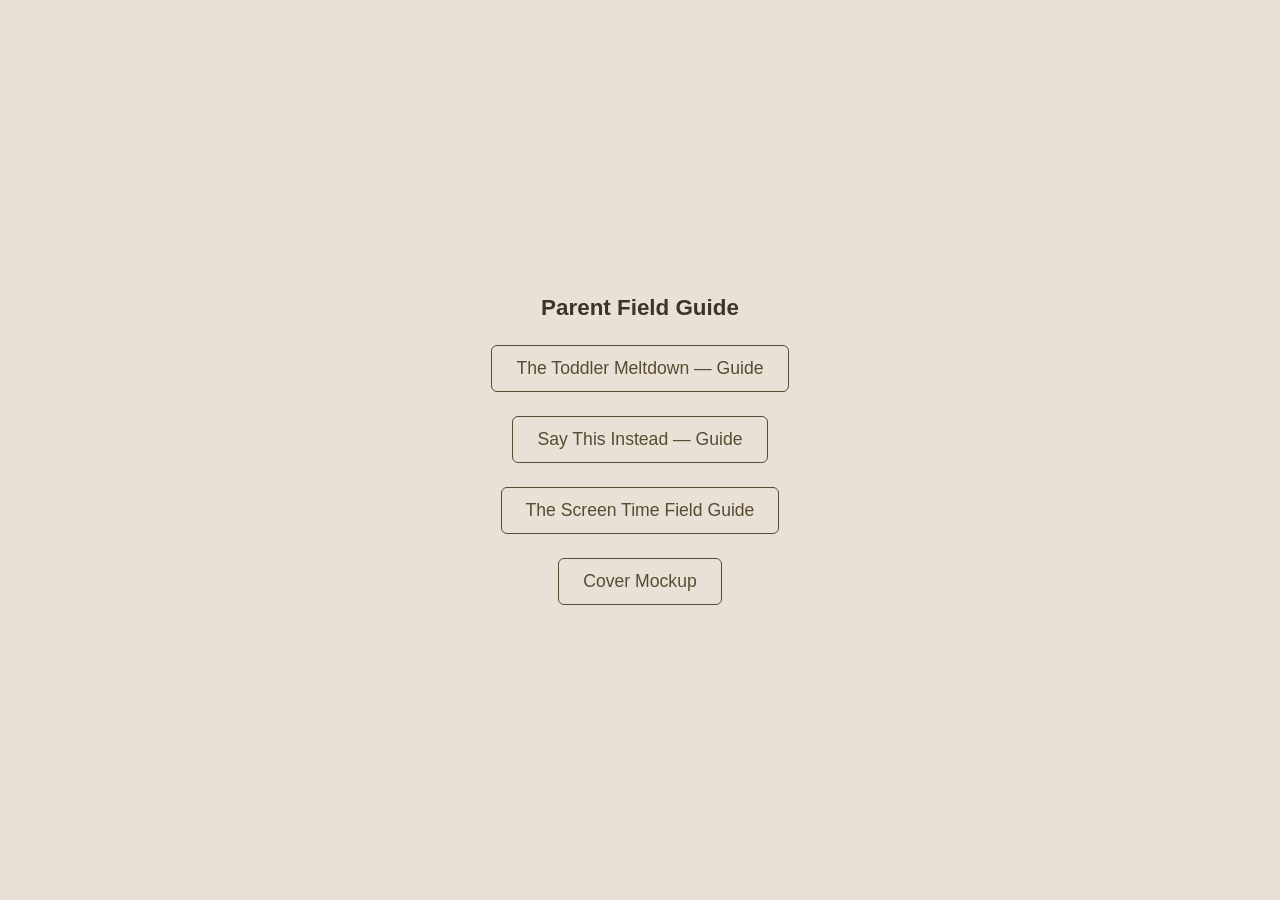
<file: index.html>
<!DOCTYPE html>
<html lang="en">
<head>
<meta charset="UTF-8">
<title>Parent Field Guide</title>
<style>
  * { margin: 0; padding: 0; box-sizing: border-box; }
  body {
    display: flex;
    flex-direction: column;
    align-items: center;
    justify-content: center;
    min-height: 100vh;
    gap: 24px;
    background: #e8e2d6;
    font-family: -apple-system, BlinkMacSystemFont, "Segoe UI", sans-serif;
  }
  h1 { font-size: 1.4rem; color: #3a342a; }
  a {
    font-size: 1.1rem;
    color: #5a4a32;
    text-decoration: none;
    padding: 12px 24px;
    border: 1px solid #5a4a32;
    border-radius: 6px;
  }
  a:hover { background: #5a4a32; color: #e8e2d6; }
</style>
</head>
<body>
  <h1>Parent Field Guide</h1>
  <a href="guide/">The Toddler Meltdown — Guide</a>
  <a href="say-this-instead/">Say This Instead — Guide</a>
  <a href="screen-time/">The Screen Time Field Guide</a>
  <a href="cover-mockup/">Cover Mockup</a>
</body>
</html>
</file>
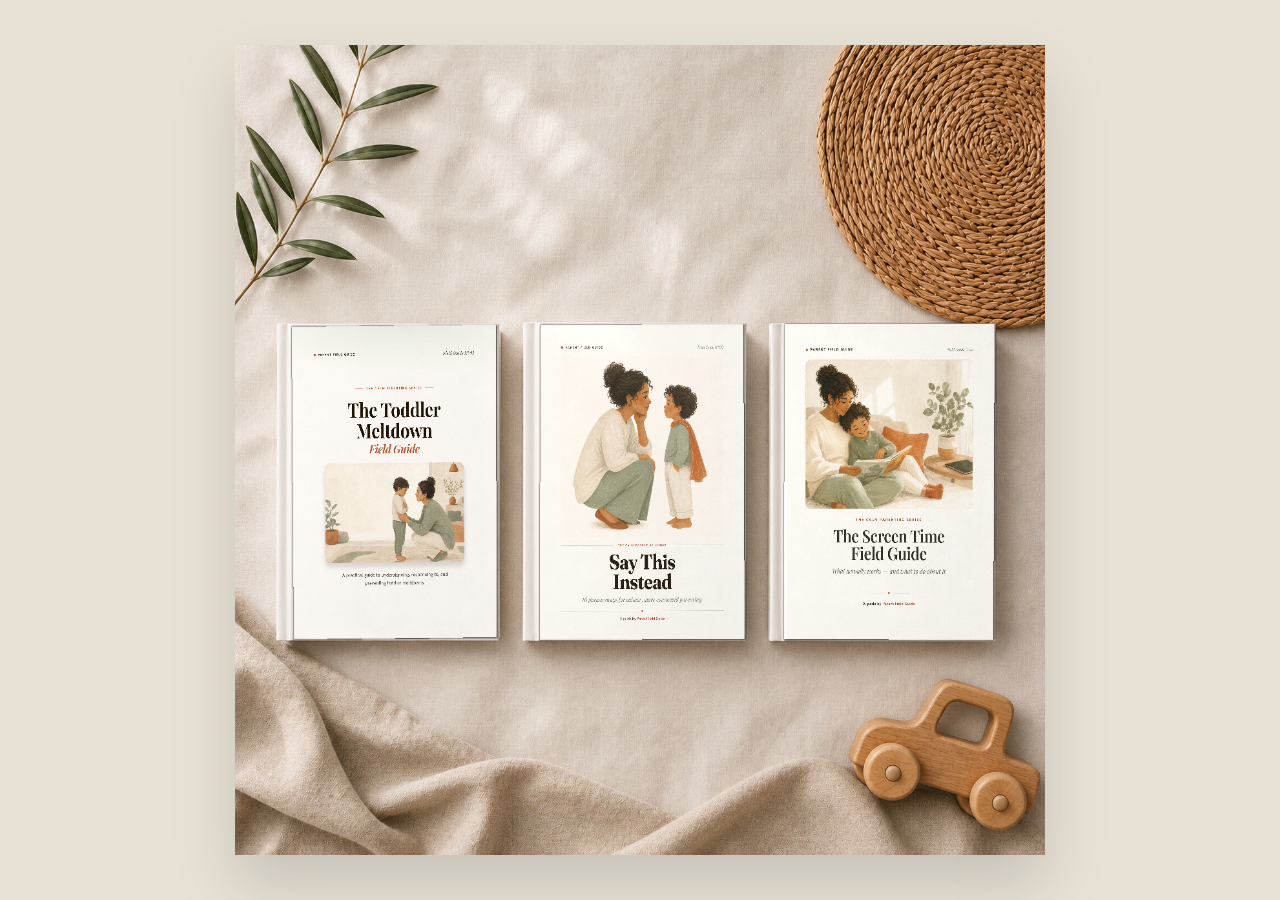
<file: cover-mockup/index.html>
<!DOCTYPE html>
<html lang="en">
<head>
<meta charset="UTF-8">
<title>Guide Cover Mockup</title>
<style>
  * { margin: 0; padding: 0; box-sizing: border-box; }
  body {
    display: flex;
    align-items: center;
    justify-content: center;
    min-height: 100vh;
    background: #e8e2d6;
  }
  img {
    max-width: 90vw;
    max-height: 90vh;
    box-shadow: 0 30px 60px rgba(0,0,0,0.15);
  }
</style>
</head>
<body>
  <img src="output.png" alt="Parent Field Guide cover mockup">
</body>
</html>
</file>
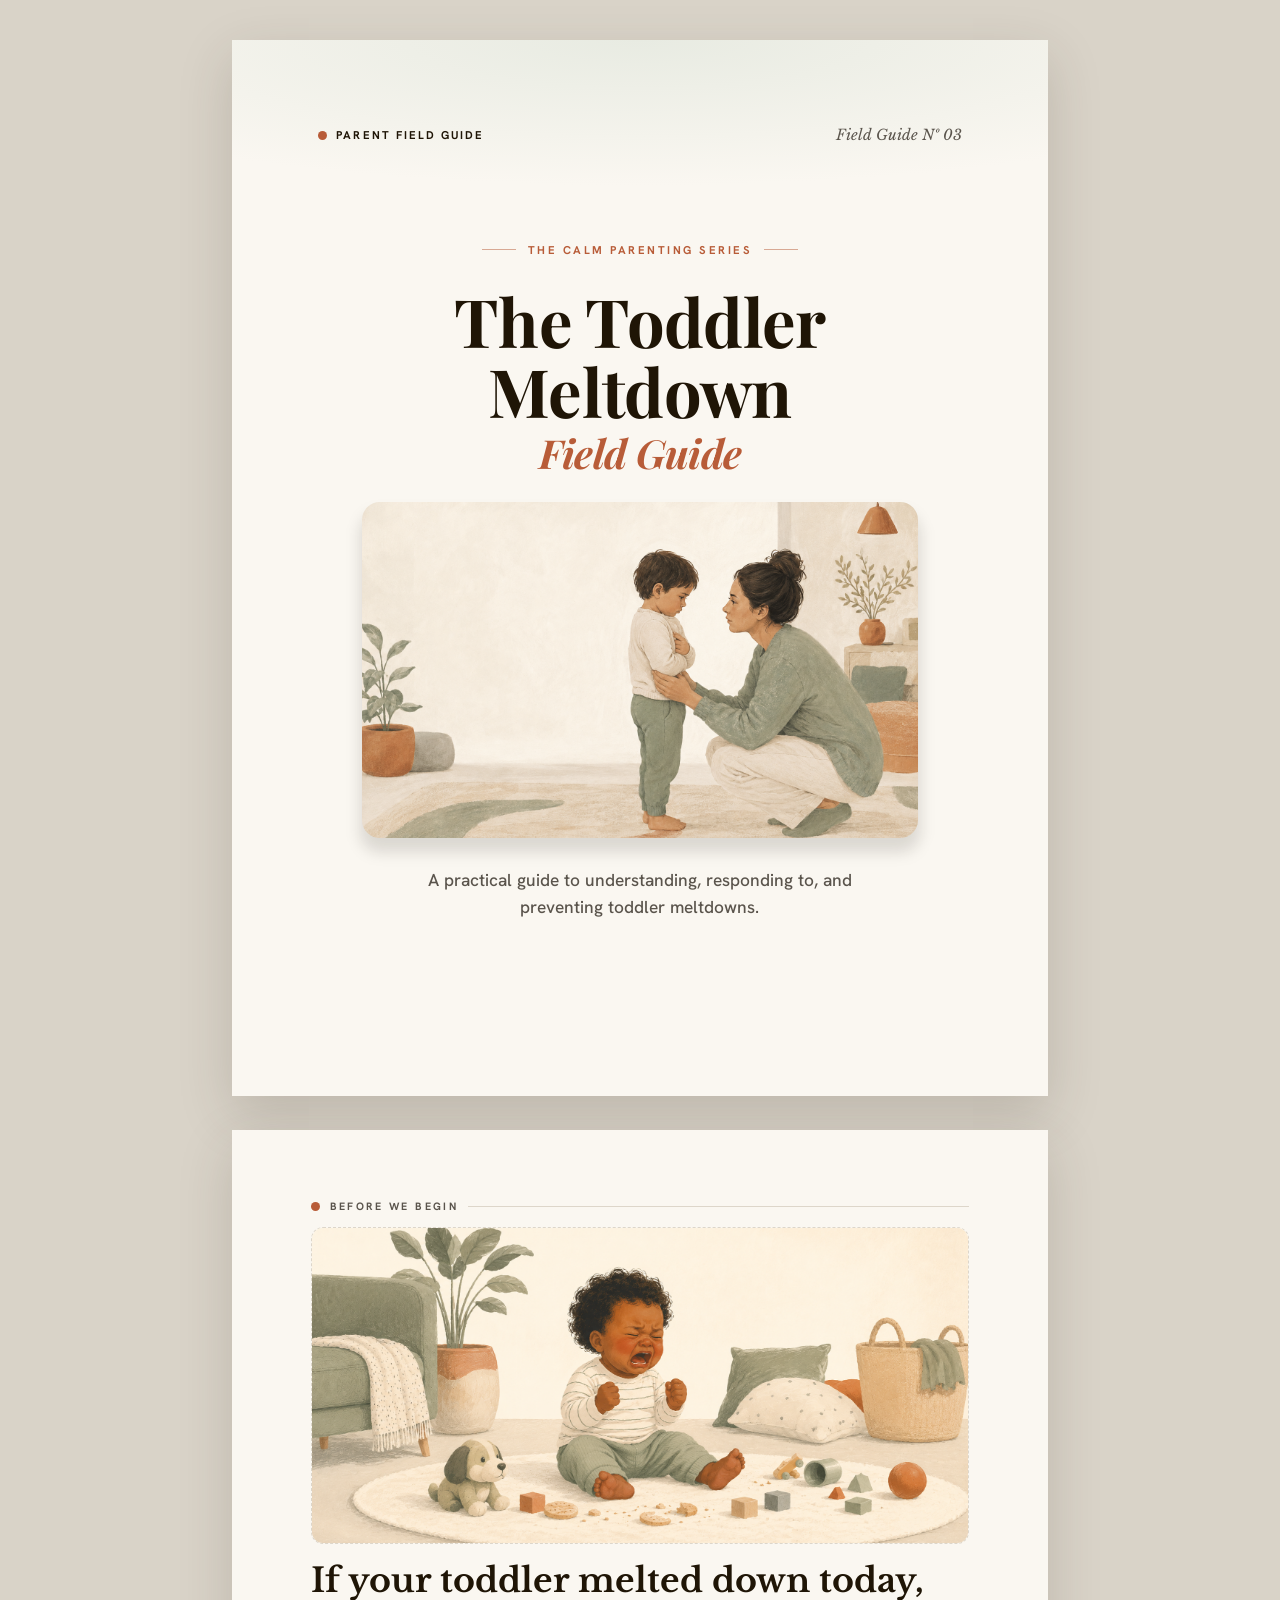
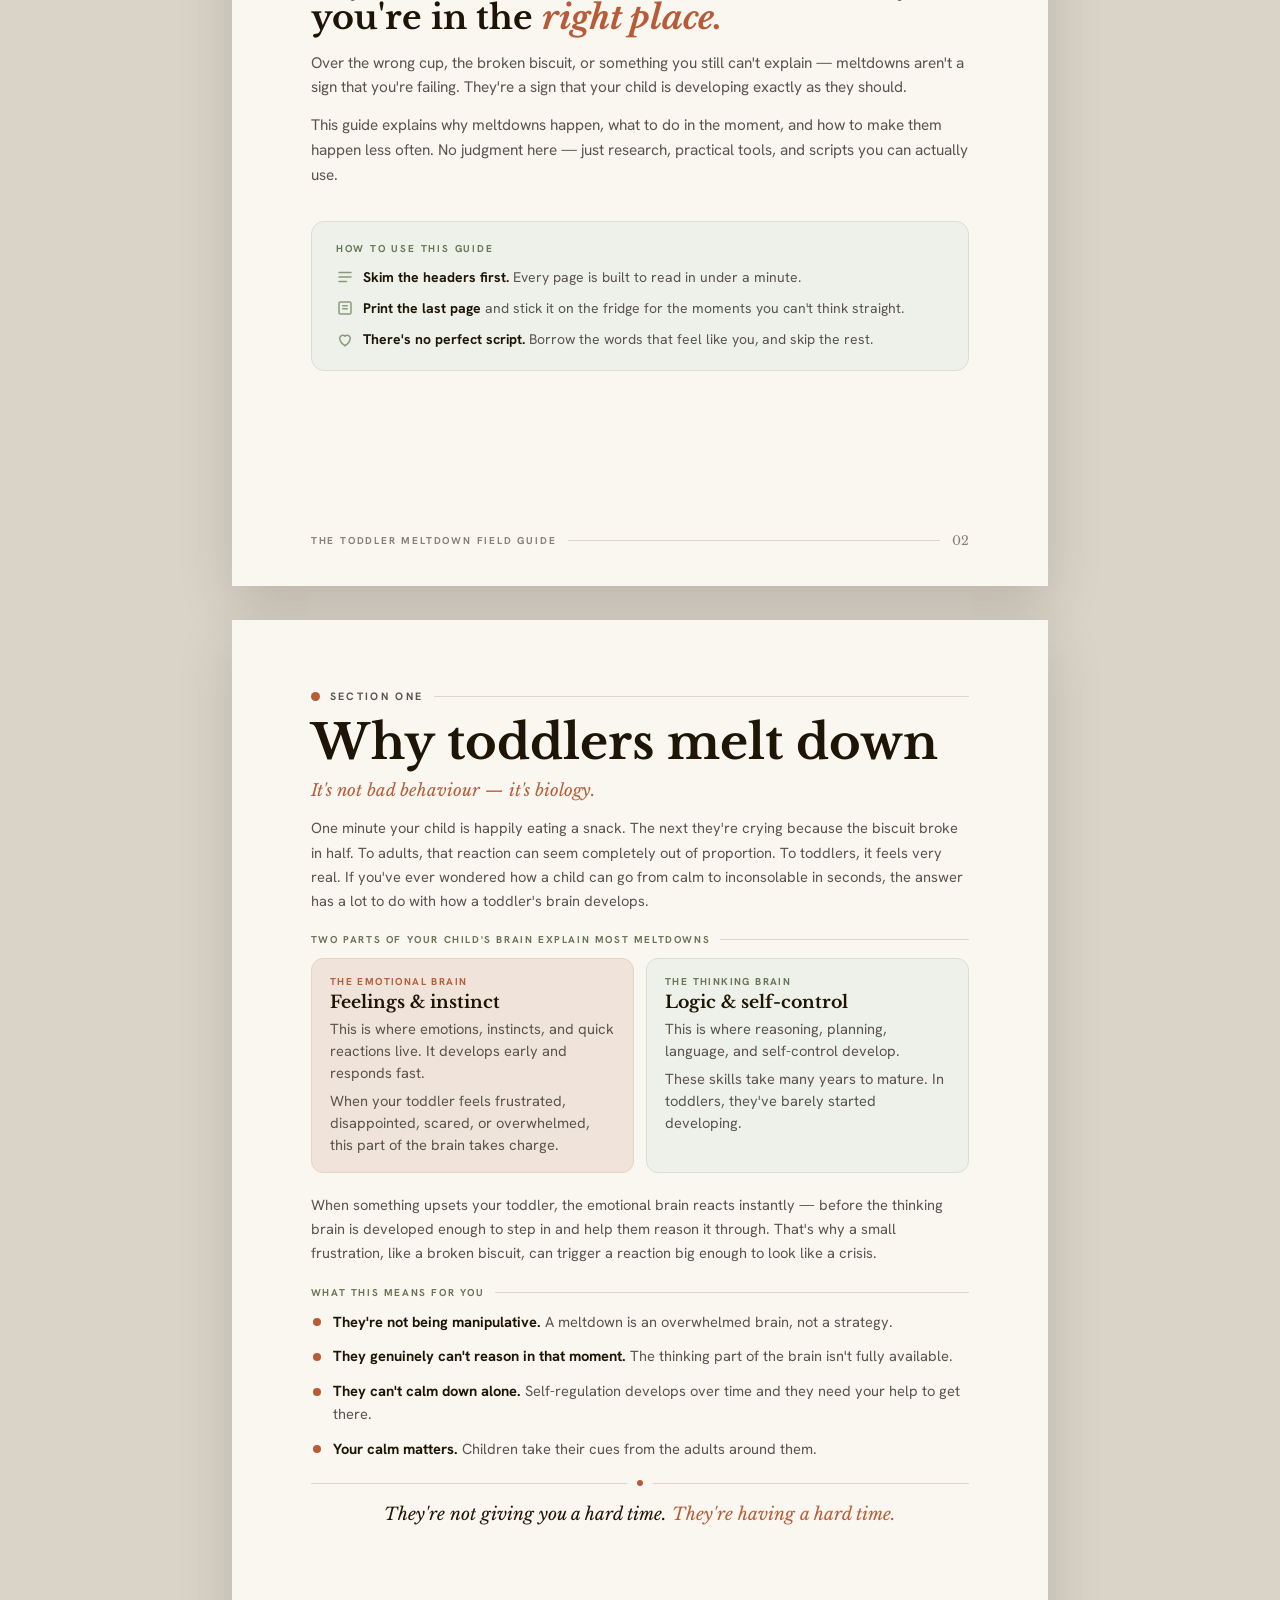
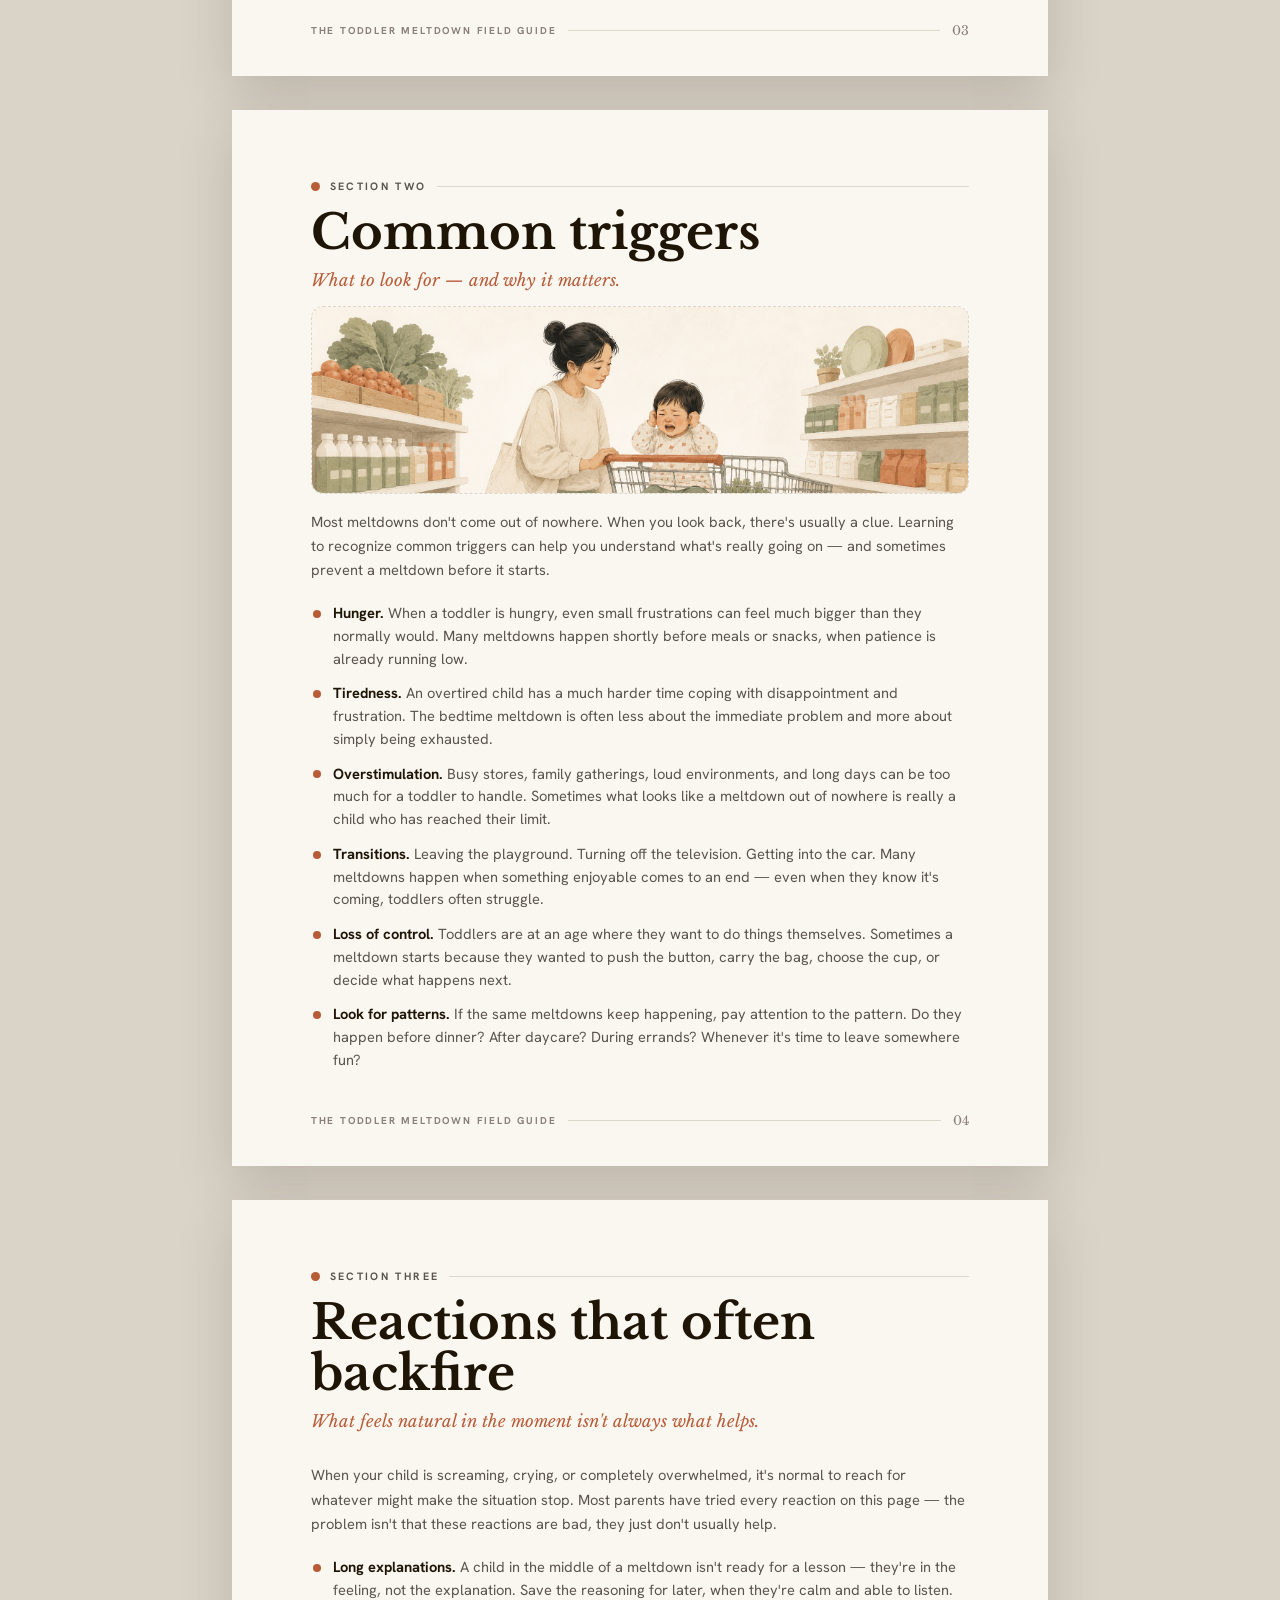
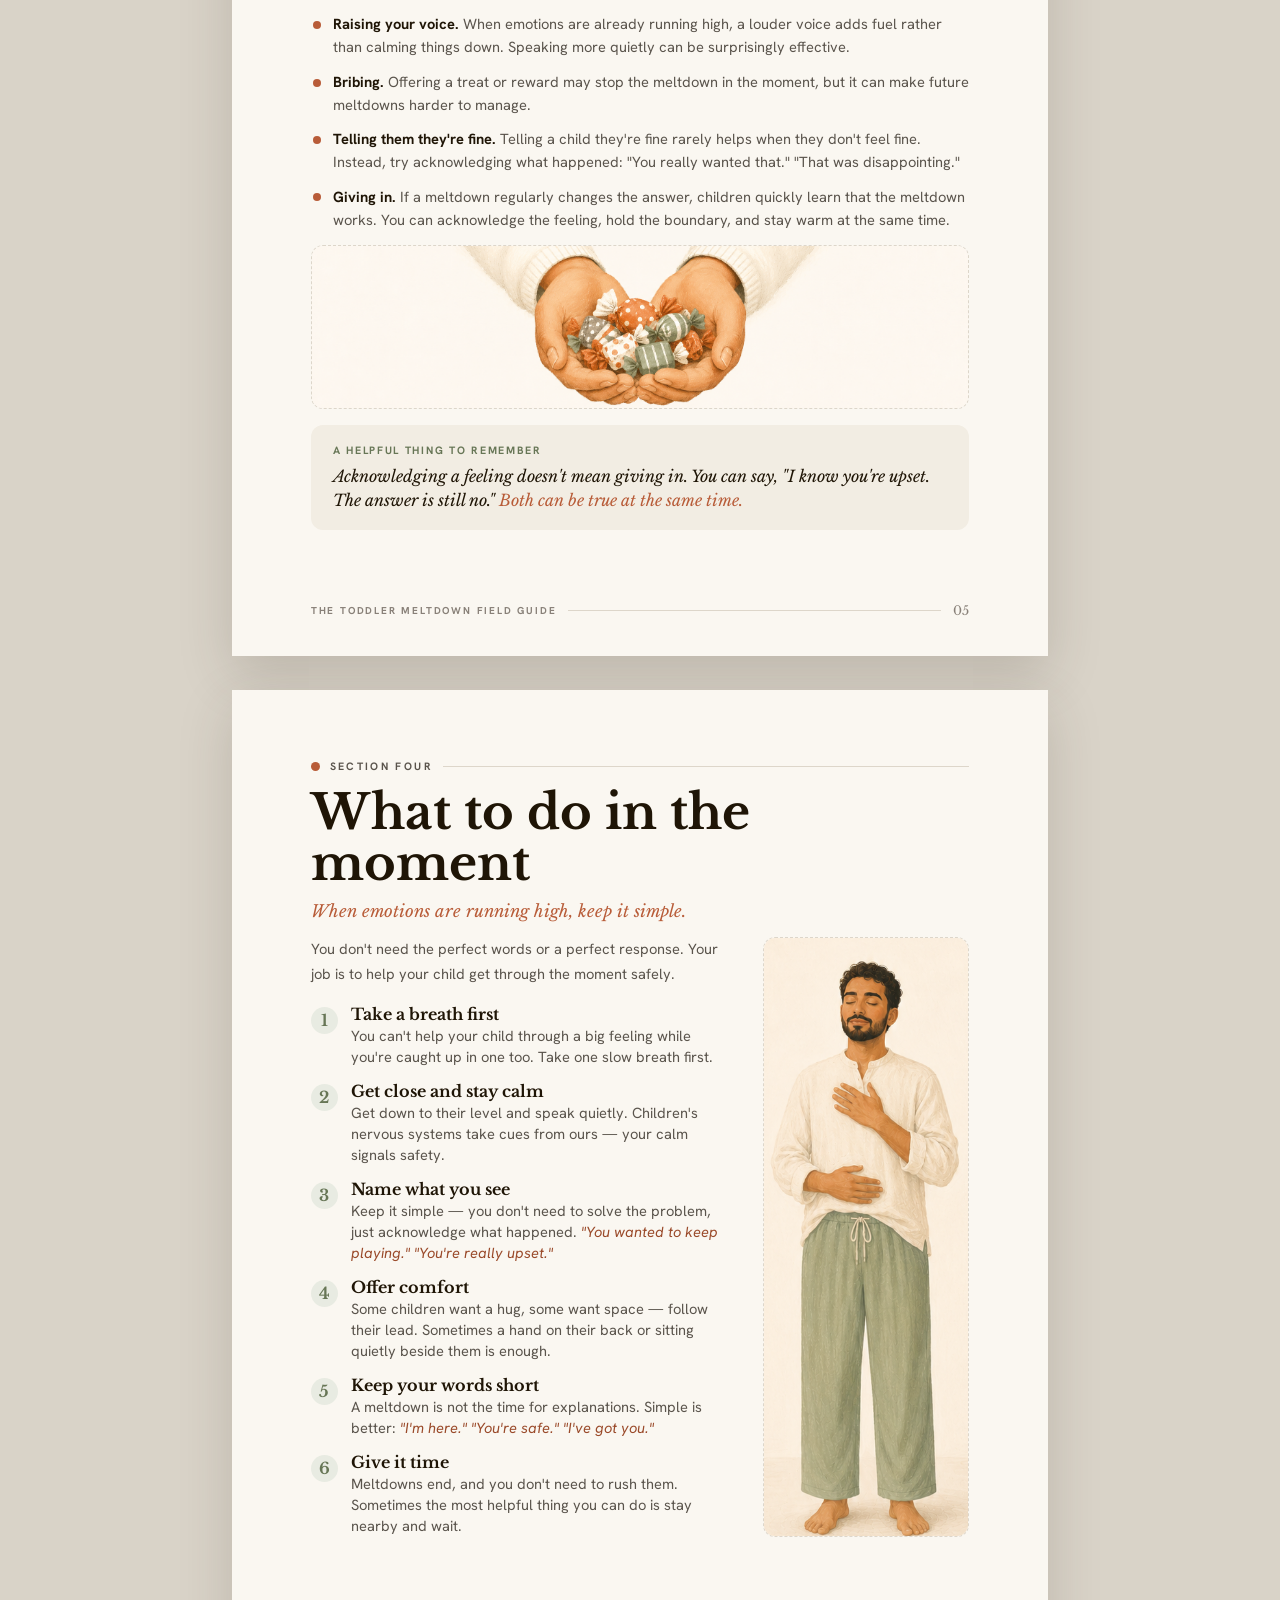
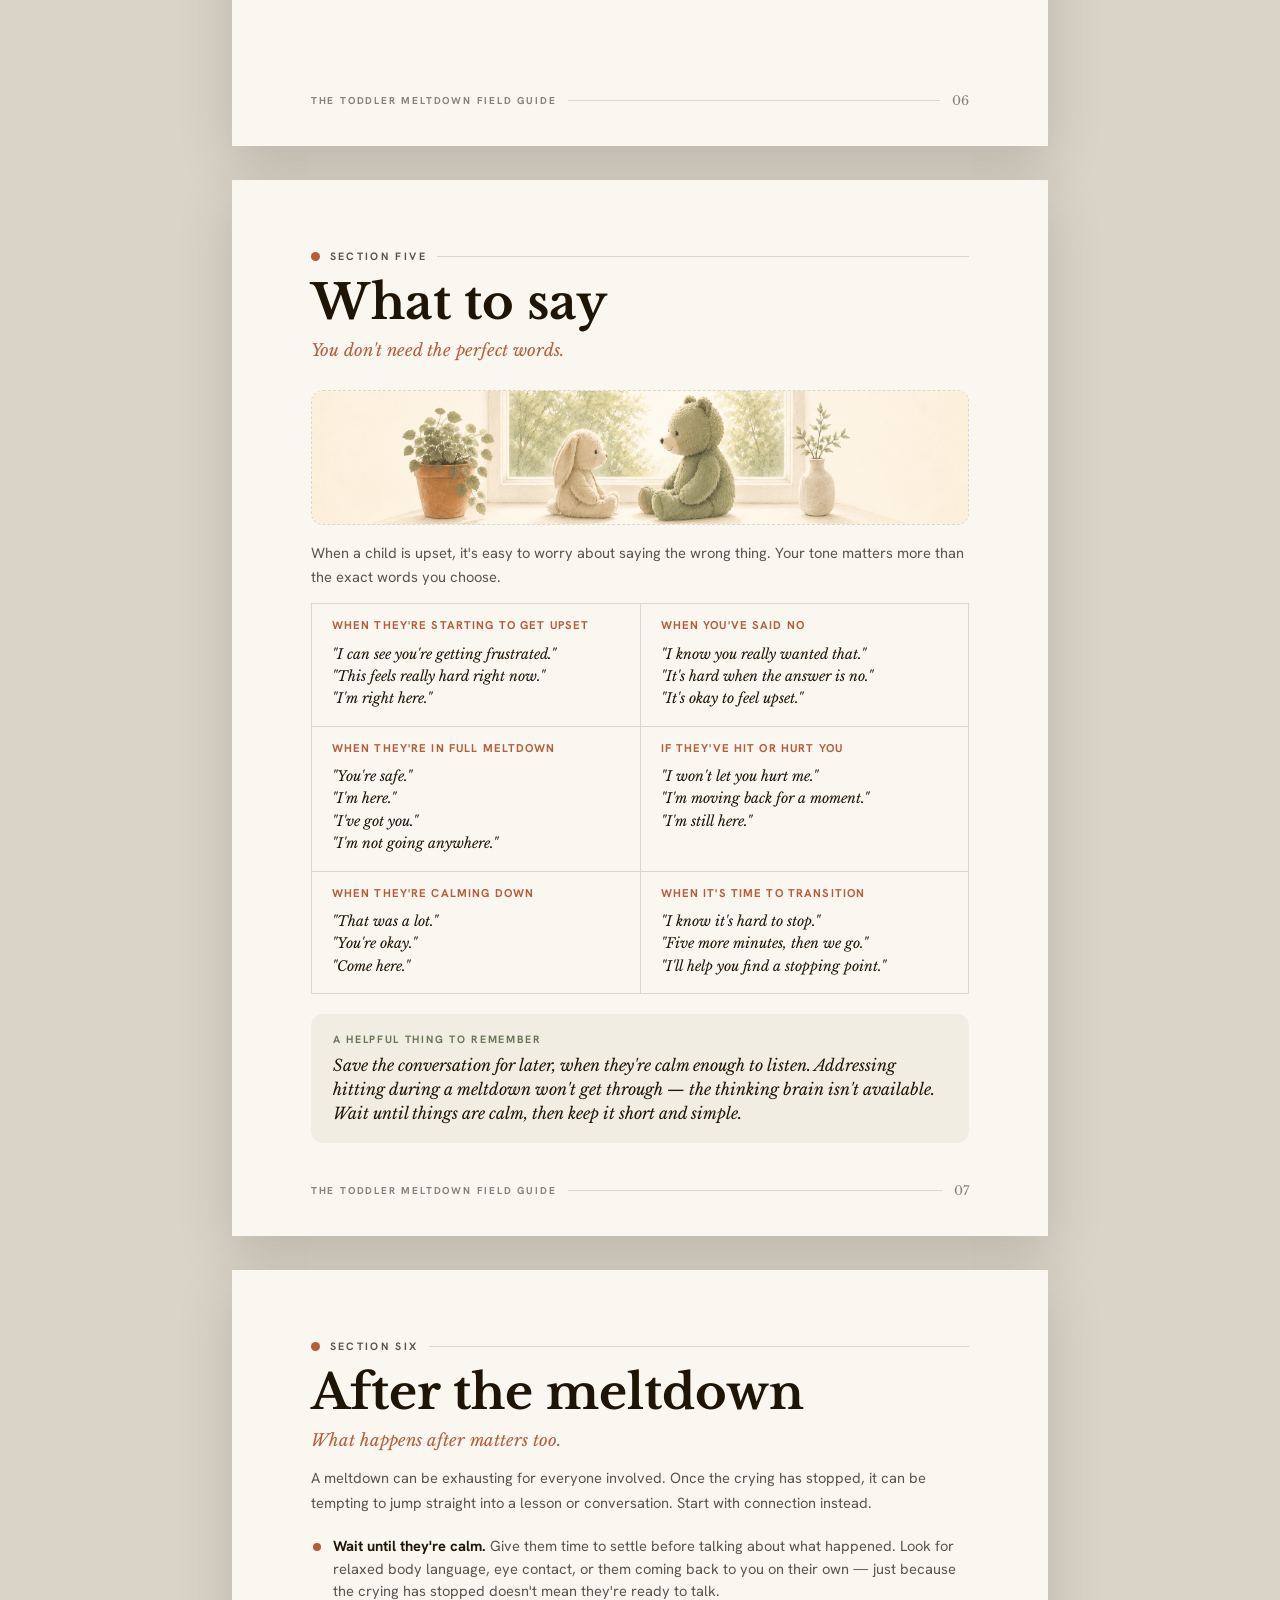
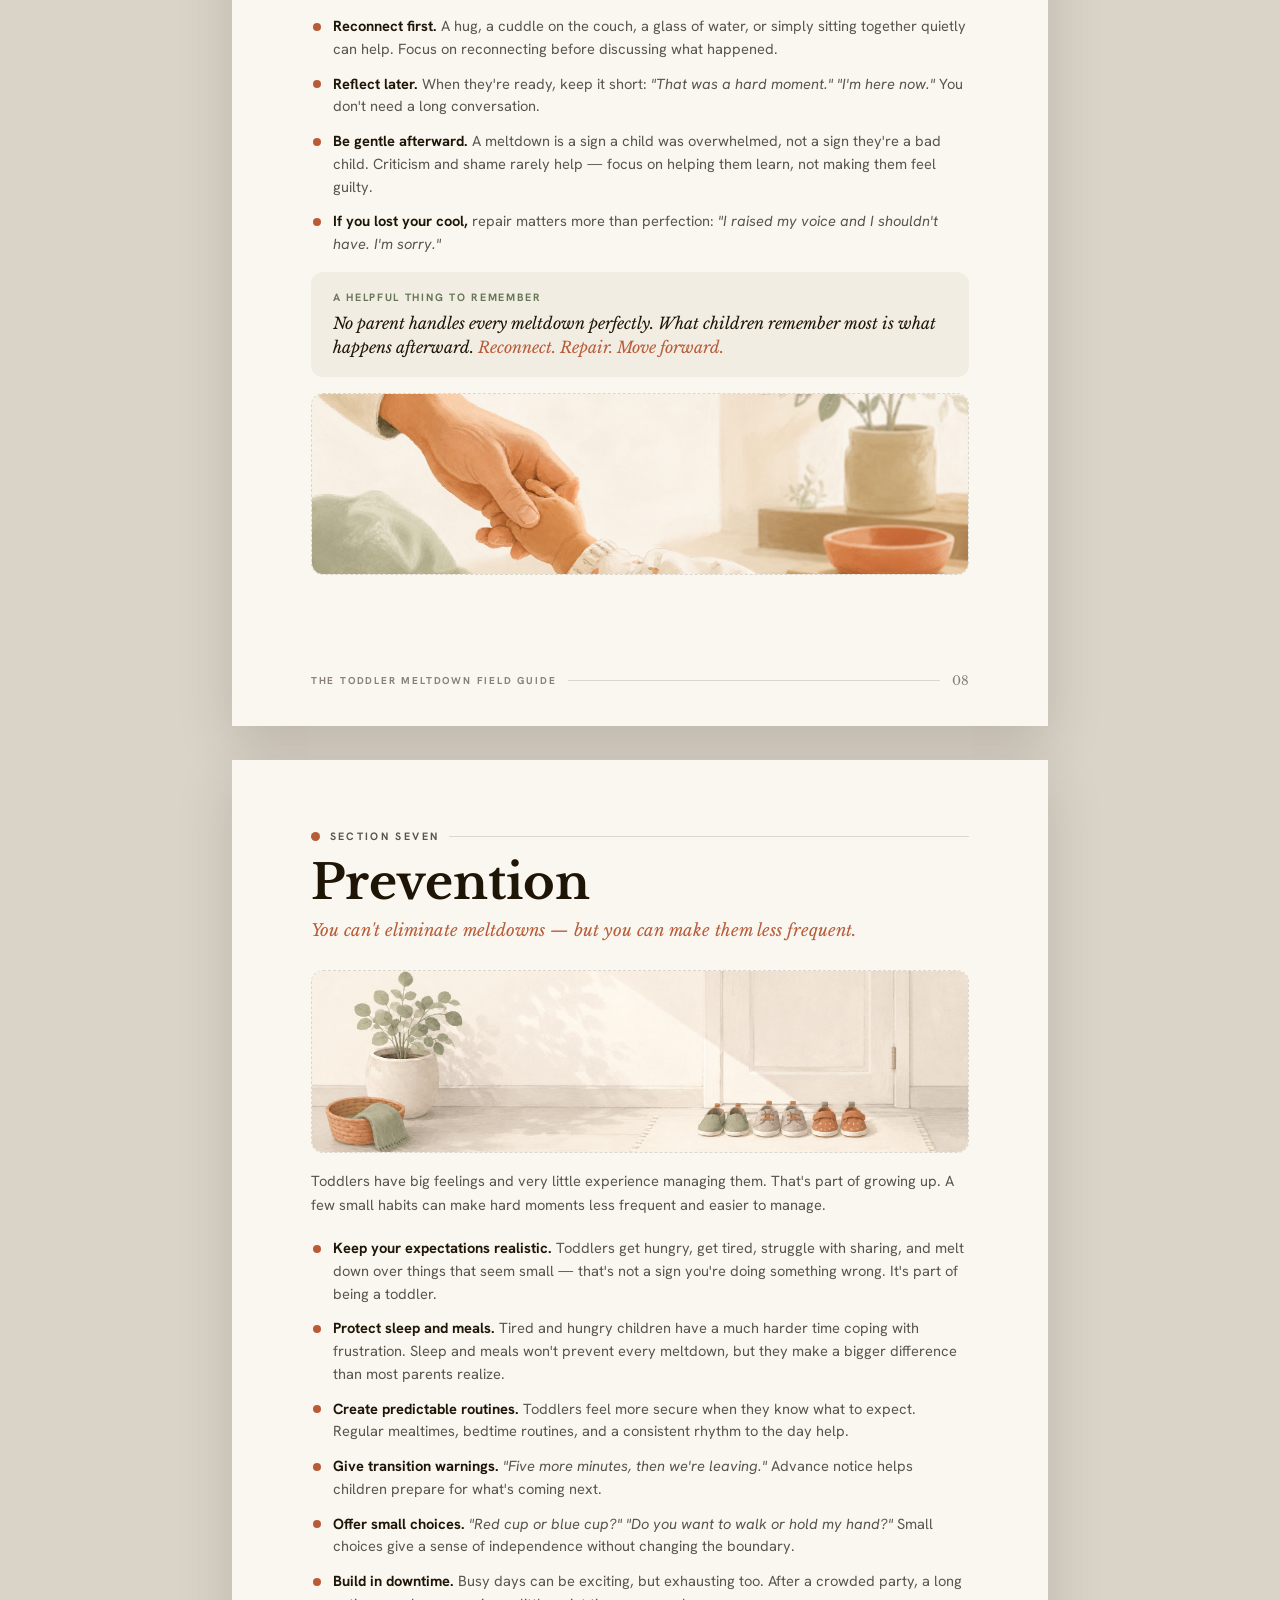
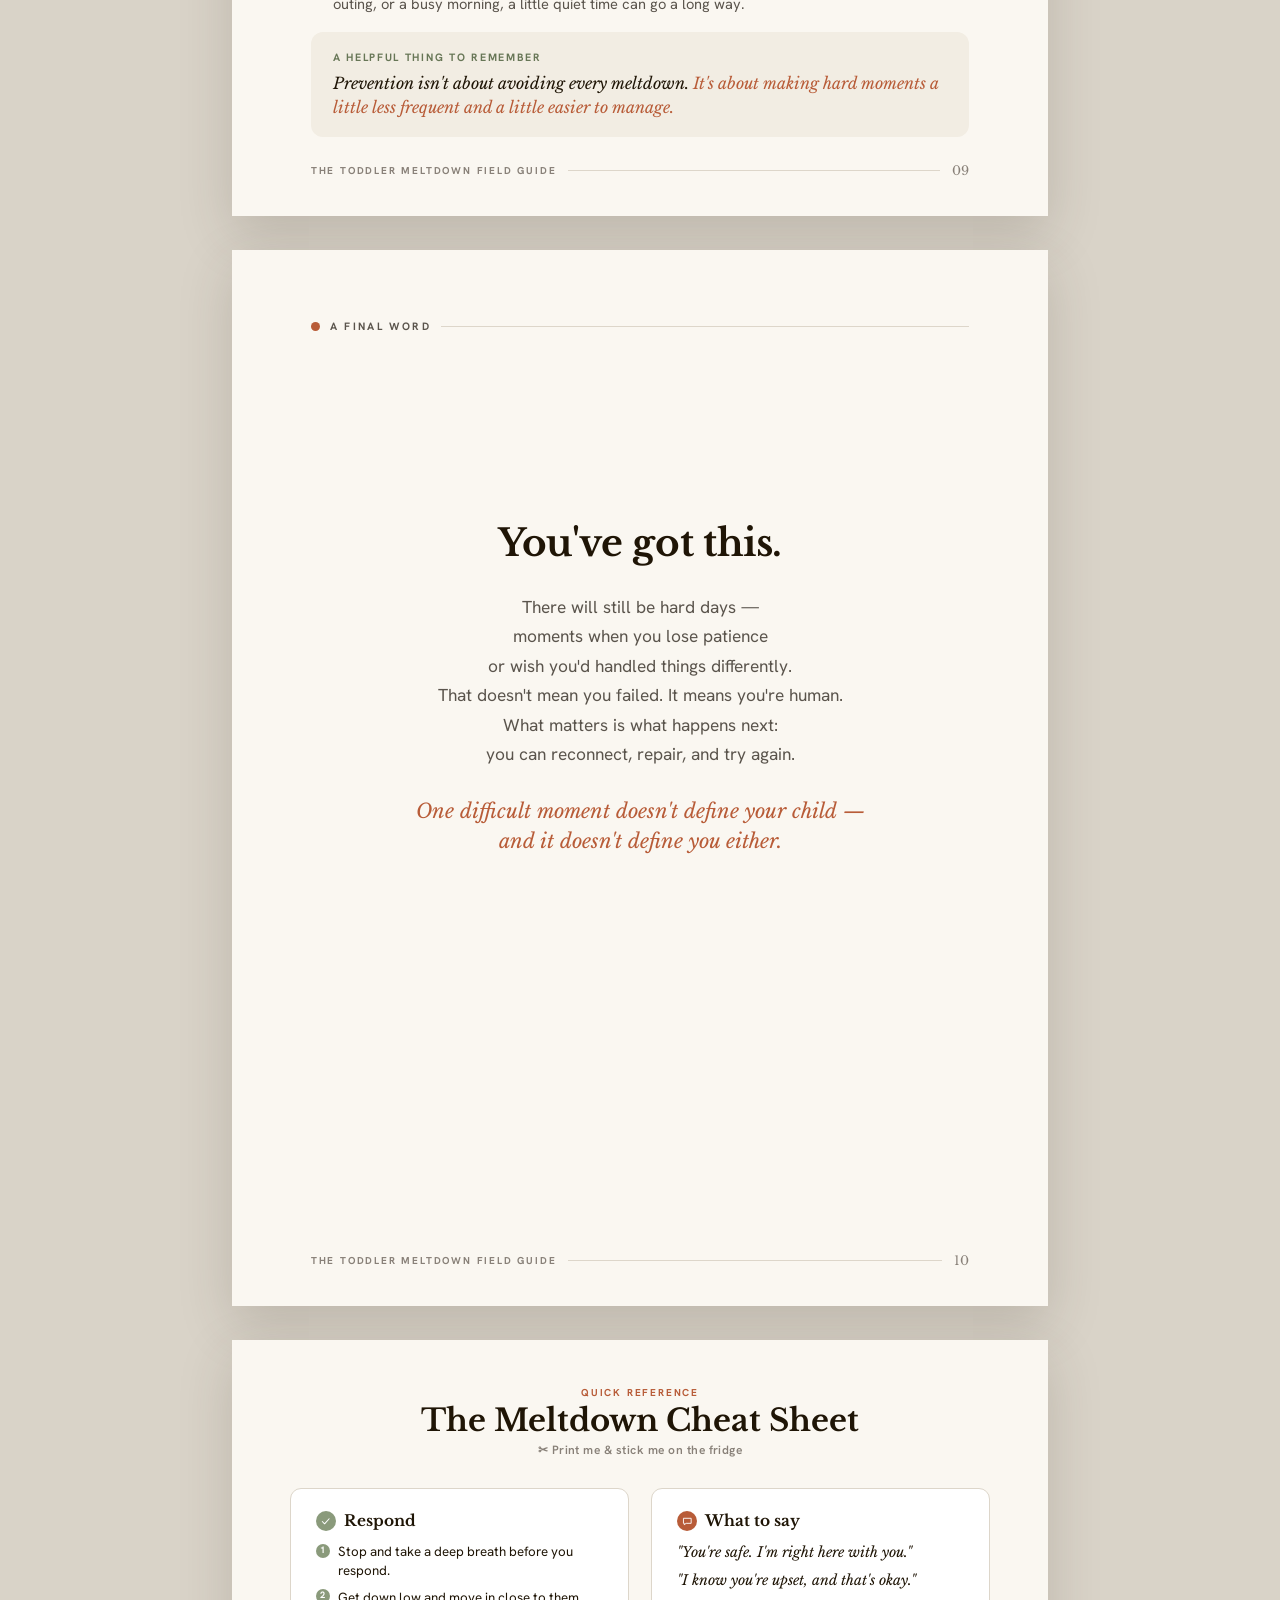
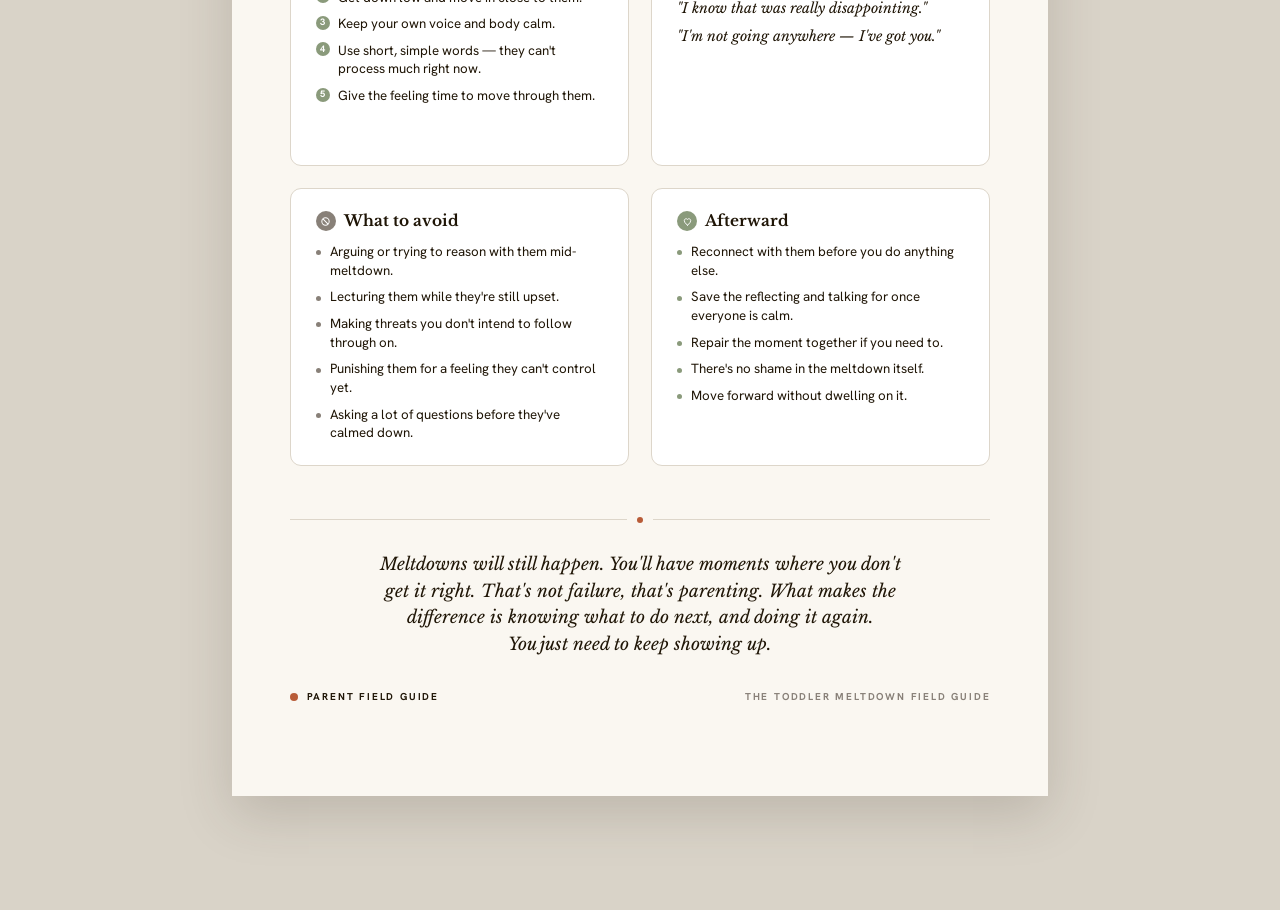
<file: guide/index.html>
<!DOCTYPE html>
<html lang="en">
<head>
<meta charset="UTF-8">
<meta name="viewport" content="width=device-width, initial-scale=1.0">
<title>The Toddler Meltdown Field Guide</title>
<link rel="preconnect" href="https://fonts.googleapis.com">
<link rel="preconnect" href="https://fonts.gstatic.com" crossorigin>
<link href="https://fonts.googleapis.com/css2?family=Libre+Baskerville:ital,wght@0,400;0,700;1,400&family=Playfair+Display:ital,wght@0,400;0,700;0,900;1,400;1,700&family=Hanken+Grotesk:wght@400;500;600;700&display=swap" rel="stylesheet">
<style>
  :root{
    --paper:#FAF7F1;
    --paper-2:#EDE8DF;
    --ink:#1F1506;
    --ink-soft:#5A544C;
    --grey:#888078;
    --line:#DDD6CA;
    --sage:#8A9A7B;
    --sage-deep:#677656;
    --sage-tint:#E8EBE2;
    --sage-tint-2:#EEF1E9;
    --neutral-tint:#F2EDE3;
    --terra:#B85C38;
    --terra-deep:#9A4A2A;
    --terra-tint:#F0E4DA;
    --serif:"Libre Baskerville",Georgia,serif;
    --sans:"Hanken Grotesk",-apple-system,sans-serif;
  }

  *{box-sizing:border-box;margin:0;padding:0;}
  html,body{background:#D9D3C8;}
  body{
    font-family:var(--sans);
    color:var(--ink);
    -webkit-font-smoothing:antialiased;
    padding:40px 0 80px;
  }

  #wrap{display:flex;justify-content:center;}
  #pages{width:8.5in;transform-origin:top center;}

  .sheet{
    width:8.5in;
    height:11in;
    background:var(--paper);
    position:relative;
    overflow:hidden;
    margin:0 auto 34px;
    box-shadow:0 18px 50px rgba(60,52,40,.18);
  }
  .pad{
    position:absolute;
    inset:0.72in 0.82in 0.64in;
    display:flex;
    flex-direction:column;
  }

  /* ---- typography ---- */
  h1,h2,h3{font-family:var(--serif);font-weight:700;line-height:1.08;color:var(--ink);}
  p{font-size:11pt;line-height:1.65;color:var(--ink-soft);}

  /* ---- section label: ● LABEL ———— ---- */
  .sec-label{display:flex;align-items:center;gap:10px;margin-bottom:14px;}
  .sec-label .dot{width:9px;height:9px;border-radius:50%;background:var(--terra);flex:none;}
  .sec-label .txt{font-size:8pt;font-weight:700;letter-spacing:.22em;text-transform:uppercase;color:var(--ink-soft);white-space:nowrap;}
  .sec-label .ln{flex:1;height:1px;background:var(--line);}

  /* ---- page titles ---- */
  .page-title{font-size:36pt;line-height:1.06;margin-bottom:9px;}
  .page-sub{font-family:var(--serif);font-size:12.5pt;font-style:italic;color:var(--terra);margin-bottom:12px;}

  /* dot-centered divider */
  .dot-rule{display:flex;align-items:center;gap:10px;margin:16px 0;}
  .dot-rule::before,.dot-rule::after{content:"";flex:1;height:1px;background:var(--line);}
  .dot-rule .d{width:6px;height:6px;border-radius:50%;background:var(--terra);flex:none;}

  /* ---- mini section header: LABEL ———— ---- */
  .mini-head{display:flex;align-items:center;gap:10px;margin-bottom:12px;}
  .mini-head span:first-child{font-size:7.5pt;font-weight:700;letter-spacing:.16em;text-transform:uppercase;color:var(--sage-deep);white-space:nowrap;}
  .mini-head .ln{flex:1;height:1px;background:var(--line);}

  /* ---- bullets ---- */
  ul.bullets{list-style:none;display:flex;flex-direction:column;gap:12px;}
  ul.bullets li{position:relative;padding-left:22px;font-size:11pt;line-height:1.55;color:var(--ink-soft);}
  ul.bullets li::before{content:"";position:absolute;left:2px;top:.52em;width:8px;height:8px;border-radius:50%;background:var(--terra);}
  ul.bullets li b{color:var(--ink);font-weight:700;}

  /* ---- 2-col cards ---- */
  .grid2{display:grid;grid-template-columns:1fr 1fr;gap:12px;}
  .card{background:var(--terra-tint);border:1px solid #EAD2C4;border-radius:12px;padding:16px 18px;}
  .card.up{background:var(--sage-tint-2);border-color:#D9E0CF;}
  .card h3{font-size:13pt;margin-bottom:6px;}
  .card p{font-size:11pt;line-height:1.5;}
  .card .tag{font-size:7.5pt;font-weight:700;letter-spacing:.14em;text-transform:uppercase;color:var(--terra);display:block;margin-bottom:5px;}
  .card.up .tag{color:var(--sage-deep);}

  /* ---- callout ---- */
  .callout{border-radius:12px;padding:18px 22px;background:var(--neutral-tint);}
  .callout .co-lab{display:block;font-family:var(--sans);font-weight:700;font-size:8pt;letter-spacing:.16em;text-transform:uppercase;color:var(--sage-deep);margin-bottom:7px;}
  .callout p{font-family:var(--serif);font-size:12pt;line-height:1.5;color:var(--ink);font-style:italic;}

  /* ---- moment layout (text + side image) ---- */
  .moment-layout{display:flex;gap:0.3in;align-items:stretch;}
  .moment-text{flex:1;min-width:0;}
  .moment-image{flex:none;width:2.15in;}

  /* ---- steps ---- */
  .steps{display:flex;flex-direction:column;gap:15px;}
  .step{display:flex;gap:13px;align-items:flex-start;}
  .step .n{flex:none;width:27px;height:27px;border-radius:50%;background:var(--sage-tint);color:var(--sage-deep);font-family:var(--serif);font-weight:700;font-size:12pt;display:flex;align-items:center;justify-content:center;margin-top:1px;}
  .step .b h3{font-size:12pt;margin-bottom:2px;}
  .step .b p{font-size:11pt;line-height:1.45;}
  .step .b p .ex{color:var(--terra-deep);font-style:italic;}

  /* ---- scripts ---- */
  .say-grid{display:grid;grid-template-columns:1fr 1fr;border-top:1px solid var(--line);border-left:1px solid var(--line);}
  .say-cell{padding:14px 20px 16px;border-right:1px solid var(--line);border-bottom:1px solid var(--line);}
  .say-cell .lab{font-size:8.5pt;font-weight:700;letter-spacing:.1em;text-transform:uppercase;color:var(--terra);line-height:1.35;margin-bottom:9px;}
  .say-cell .quote-line{display:block;font-family:var(--serif);font-size:10.5pt;font-style:italic;color:var(--ink);line-height:1.6;}

  /* ---- footer ---- */
  .foot{position:absolute;left:0.82in;right:0.82in;bottom:0.4in;display:flex;align-items:center;gap:12px;}
  .brandmark{font-size:7.5pt;font-weight:700;letter-spacing:.18em;text-transform:uppercase;color:var(--grey);white-space:nowrap;}
  .foot-rule{flex:1;height:1px;background:var(--line);}
  .pageno{font-family:var(--serif);font-size:9.5pt;color:var(--grey);}

  /* ---- image treatment ---- */
  .figband{display:block;border:1.5px dashed var(--line);border-radius:12px;overflow:hidden;}

  /* ============ COVER ============ */
  .cover{background:var(--paper);}
  .cover .arc-top{position:absolute;top:0;left:0;right:0;height:2.1in;background:radial-gradient(120% 100% at 50% 0,var(--sage-tint) 0,var(--paper) 72%);}
  .cover-in{position:absolute;inset:0;display:flex;flex-direction:column;align-items:center;justify-content:flex-start;padding:0.9in 0.9in 0.8in;}
  .cover .eyebrow{font-size:8.5pt;font-weight:700;letter-spacing:.22em;text-transform:uppercase;color:var(--terra);}
  .cover .ribbon{display:flex;align-items:center;gap:12px;white-space:nowrap;}
  .cover .ribbon .ln{width:34px;height:1px;background:var(--terra);opacity:.5;}
  .cover-content{flex:1;display:flex;flex-direction:column;align-items:center;justify-content:center;gap:0.3in;}
  .cover-hero{position:relative;}
  .cover-hero::before{content:"";position:absolute;top:-0.42in;left:-0.42in;width:calc(5.8in + 0.84in);height:calc(3.5in + 0.84in);background:url('uploads/cover-shadow.png') center/100% 100% no-repeat;z-index:0;}
  .cover-hero img{position:relative;z-index:1;width:5.8in;height:3.5in;object-fit:cover;object-position:50% 55%;border-radius:18px;display:block;}
  .cover h1{font-family:"Playfair Display",var(--serif);font-size:50pt;line-height:1.05;font-weight:700;letter-spacing:-.01em;text-align:center;}
  .cover h1 em{font-style:italic;color:var(--terra);font-size:0.6em;display:block;margin-top:6px;}
  .cover .sub{font-size:13pt;line-height:1.55;color:var(--ink-soft);max-width:5in;font-weight:500;margin:0;text-align:center;}
  .cover-foot{display:flex;justify-content:space-between;align-items:center;width:100%;}
  .cover-foot .bn{display:flex;align-items:center;gap:9px;font-family:var(--sans);font-size:8.5pt;font-weight:700;letter-spacing:.18em;text-transform:uppercase;color:var(--ink);}
  .cover-foot .bn .dot{width:9px;height:9px;border-radius:50%;background:var(--terra);flex:none;}
  .cover-foot .num{font-family:var(--serif);font-size:11pt;font-style:italic;color:var(--ink-soft);}

  /* ============ WELCOME ============ */
  .welcome .big-q{font-family:var(--serif);font-size:25pt;line-height:1.12;font-weight:700;color:var(--ink);margin-bottom:14px;}
  .welcome .big-q em{color:var(--terra);font-style:italic;}
  .welcome p{font-size:11.5pt;line-height:1.62;margin-bottom:13px;}
  .use-box{margin-top:20px;background:var(--sage-tint-2);border:1px solid #D9E0CF;border-radius:13px;padding:20px 24px;}
  .use-box .use-title{font-size:7.5pt;font-weight:700;letter-spacing:.18em;text-transform:uppercase;color:var(--sage-deep);margin-bottom:12px;display:block;}
  .use-box ul{list-style:none;display:flex;flex-direction:column;gap:10px;}
  .use-box li{position:relative;padding-left:27px;font-size:10.5pt;line-height:1.5;color:var(--ink-soft);}
  .use-box li b{color:var(--ink);font-weight:700;}
  .use-box li svg{position:absolute;left:0;top:1px;width:18px;height:18px;}

  /* ============ CHEAT SHEET ============ */
  .cheat .pad{inset:0.48in 0.6in 0.44in;}
  .cheat-head{text-align:center;margin-bottom:30px;}
  .cheat-head .eyebrow{font-size:7.5pt;font-weight:700;letter-spacing:.18em;text-transform:uppercase;color:var(--terra);display:block;margin-bottom:5px;}
  .cheat-head h2{font-size:23pt;}
  .cheat-head .pin{font-size:9pt;color:var(--grey);margin-top:5px;font-weight:600;letter-spacing:.04em;}
  .cheat-grid{display:grid;grid-template-columns:1fr 1fr;grid-template-rows:repeat(2,1fr);gap:22px;}
  .cbox{border-radius:11px;padding:22px 25px;border:1.5px solid var(--line);background:#fff;display:flex;flex-direction:column;}
  .cbox .ch{display:flex;align-items:center;gap:8px;margin-bottom:12px;}
  .cbox .ch .dot{width:20px;height:20px;border-radius:50%;display:flex;align-items:center;justify-content:center;flex:none;}
  .cbox .ch .dot svg{width:11px;height:11px;}
  .cbox .ch h3{font-size:11.5pt;white-space:nowrap;}
  .cbox .dot{background:var(--sage);}
  .cbox.say .dot{background:var(--terra);}
  .cbox.avoid .dot{background:var(--grey);}
  .cbox ol{list-style:none;counter-reset:c;display:flex;flex-direction:column;gap:8px;}
  .cbox ol li{counter-increment:c;position:relative;padding-left:22px;font-size:10pt;line-height:1.4;color:var(--ink);}
  .cbox ol li::before{content:counter(c);position:absolute;left:0;top:.5px;width:14px;height:14px;border-radius:50%;background:var(--sage);color:#fff;font-size:7pt;font-weight:700;display:flex;align-items:center;justify-content:center;}
  .cbox.say ul{list-style:none;display:flex;flex-direction:column;gap:9px;}
  .cbox.say ul li{font-family:var(--serif);font-size:10.5pt;font-style:italic;color:var(--ink);line-height:1.35;}
  .cbox ul.dotlist{list-style:none;display:flex;flex-direction:column;gap:8px;}
  .cbox ul.dotlist li{font-size:10pt;line-height:1.4;color:var(--ink);padding-left:14px;position:relative;}
  .cbox ul.dotlist li::before{content:"";position:absolute;left:0;top:.55em;width:5px;height:5px;border-radius:50%;background:var(--sage);}
  .cbox.say ul.dotlist li::before{background:var(--terra);}
  .cbox.avoid ul.dotlist li::before{background:var(--grey);}
  .cheat-foot{margin-top:32px;display:flex;justify-content:space-between;align-items:center;width:100%;}
  .cheat-foot .bn{display:flex;align-items:center;gap:9px;font-family:var(--sans);font-size:7.5pt;font-weight:700;letter-spacing:.18em;text-transform:uppercase;color:var(--ink);}
  .cheat-foot .bn .dot{width:8px;height:8px;border-radius:50%;background:var(--terra);flex:none;}
  .cheat-foot .title{font-size:7.5pt;font-weight:700;letter-spacing:.18em;text-transform:uppercase;color:var(--grey);}

  /* ============ PRINT ============ */
  @page{size:letter;margin:0;}
  @media print{
    html,body{background:#fff;padding:0;}
    #pages{transform:none!important;width:8.5in;}
    .sheet{margin:0;box-shadow:none;page-break-after:always;break-after:page;}
    .sheet:last-child{page-break-after:auto;}
  }
</style>
</head>
<body>

<template id="__bundler_thumbnail" data-bg-color="#FAF7F1">
  <svg viewBox="0 0 1200 800" xmlns="http://www.w3.org/2000/svg">
    <rect width="1200" height="800" fill="#FAF7F1"/>
    <circle cx="600" cy="360" r="150" fill="none" stroke="#B85C38" stroke-width="8" opacity="0.55"/>
    <circle cx="600" cy="360" r="100" fill="none" stroke="#8A9A7B" stroke-width="8" opacity="0.85"/>
    <circle cx="600" cy="360" r="48" fill="#8A9A7B"/>
    <text x="600" y="560" text-anchor="middle" font-family="Georgia, serif" font-size="58" font-style="italic" fill="#1F1506">Field Guide</text>
  </svg>
</template>

<div id="wrap">
<div id="pages">

  <!-- ============ PAGE 1 — COVER ============ -->
  <section class="sheet cover" data-screen-label="Cover">
    <div class="arc-top"></div>
    <div class="cover-in">
      <div class="cover-foot">
        <div class="bn"><span class="dot"></span>Parent Field Guide</div>
        <div class="num">Field Guide Nº 03</div>
      </div>

      <div class="cover-content">
        <div class="ribbon">
          <span class="ln"></span>
          <span class="eyebrow">The Calm Parenting Series</span>
          <span class="ln"></span>
        </div>
        <h1>The Toddler<br>Meltdown<br><em>Field Guide</em></h1>
        <div class="cover-hero">
          <img id="dgv-cover" src="uploads/cover-crouch.png" alt="Parent crouching to comfort an upset toddler at eye level">
        </div>
        <p class="sub">A practical guide to understanding, responding to, and preventing toddler meltdowns.</p>
      </div>
    </div>
  </section>

  <!-- ============ PAGE 2 — BEFORE WE BEGIN ============ -->
  <section class="sheet" data-screen-label="A note before we start">
    <div class="pad welcome">
      <div class="sec-label">
        <span class="dot"></span>
        <span class="txt">Before We Begin</span>
        <span class="ln"></span>
      </div>

      <div class="figband" style="margin-bottom:18px;height:3.3in;">
        <img src="uploads/welcome-meltdown.png" alt="Toddler mid-meltdown surrounded by toys" style="width:100%;height:100%;object-fit:cover;object-position:50% 60%;display:block;">
      </div>

      <div class="big-q">If your toddler melted down today, you're in the <em>right place.</em></div>
      <p>Over the wrong cup, the broken biscuit, or something you still can't explain — meltdowns aren't a sign that you're failing. They're a sign that your child is developing exactly as they should.</p>
      <p>This guide explains why meltdowns happen, what to do in the moment, and how to make them happen less often. No judgment here — just research, practical tools, and scripts you can actually use.</p>

      <div class="use-box">
        <span class="use-title">How to use this guide</span>
        <ul>
          <li><svg viewBox="0 0 24 24" fill="none" stroke="#8A9A7B" stroke-width="2" stroke-linecap="round" stroke-linejoin="round"><path d="M4 6h16M4 12h16M4 18h10"/></svg><b>Skim the headers first.</b> Every page is built to read in under a minute.</li>
          <li><svg viewBox="0 0 24 24" fill="none" stroke="#8A9A7B" stroke-width="2" stroke-linecap="round" stroke-linejoin="round"><rect x="4" y="4" width="16" height="16" rx="2"/><path d="M9 9h6M9 13h6"/></svg><b>Print the last page</b> and stick it on the fridge for the moments you can't think straight.</li>
          <li><svg viewBox="0 0 24 24" fill="none" stroke="#8A9A7B" stroke-width="2" stroke-linecap="round" stroke-linejoin="round"><path d="M12 21s-7-4.5-7-10a4 4 0 0 1 7-2.6A4 4 0 0 1 19 11c0 5.5-7 10-7 10z"/></svg><b>There's no perfect script.</b> Borrow the words that feel like you, and skip the rest.</li>
        </ul>
      </div>
    </div>
    <div class="foot">
      <span class="brandmark">The Toddler Meltdown Field Guide</span>
      <span class="foot-rule"></span>
      <span class="pageno">02</span>
    </div>
  </section>

  <!-- ============ PAGE 3 — WHY (Section 01) ============ -->
  <section class="sheet" data-screen-label="Why toddlers melt down">
    <div class="pad">
      <div class="sec-label">
        <span class="dot"></span>
        <span class="txt">Section One</span>
        <span class="ln"></span>
      </div>
      <h2 class="page-title">Why toddlers melt down</h2>
      <p class="page-sub">It's not bad behaviour — it's biology.</p>

      <p style="margin-bottom:20px;">One minute your child is happily eating a snack. The next they're crying because the biscuit broke in half. To adults, that reaction can seem completely out of proportion. To toddlers, it feels very real. If you've ever wondered how a child can go from calm to inconsolable in seconds, the answer has a lot to do with how a toddler's brain develops.</p>

      <div class="mini-head">
        <span>Two parts of your child's brain explain most meltdowns</span>
        <span class="ln"></span>
      </div>

      <div class="grid2" style="margin-bottom:20px;">
        <div class="card">
          <span class="tag">The emotional brain</span>
          <h3>Feelings &amp; instinct</h3>
          <p>This is where emotions, instincts, and quick reactions live. It develops early and responds fast.</p>
          <p style="margin-top:6px;">When your toddler feels frustrated, disappointed, scared, or overwhelmed, this part of the brain takes charge.</p>
        </div>
        <div class="card up">
          <span class="tag">The thinking brain</span>
          <h3>Logic &amp; self-control</h3>
          <p>This is where reasoning, planning, language, and self-control develop.</p>
          <p style="margin-top:6px;">These skills take many years to mature. In toddlers, they've barely started developing.</p>
        </div>
      </div>

      <p style="margin-bottom:20px;">When something upsets your toddler, the emotional brain reacts instantly — before the thinking brain is developed enough to step in and help them reason it through. That's why a small frustration, like a broken biscuit, can trigger a reaction big enough to look like a crisis.</p>

      <div class="mini-head">
        <span>What this means for you</span>
        <span class="ln"></span>
      </div>

      <ul class="bullets" style="margin-bottom:0;">
        <li><b>They're not being manipulative.</b> A meltdown is an overwhelmed brain, not a strategy.</li>
        <li><b>They genuinely can't reason in that moment.</b> The thinking part of the brain isn't fully available.</li>
        <li><b>They can't calm down alone.</b> Self-regulation develops over time and they need your help to get there.</li>
        <li><b>Your calm matters.</b> Children take their cues from the adults around them.</li>
      </ul>

      <div class="dot-rule" style="margin-top:20px;"><span class="d"></span></div>
      <p style="font-family:var(--serif);font-size:13pt;font-style:italic;text-align:center;color:var(--ink);line-height:1.45;">They're not giving you a hard time. <span style="color:var(--terra);">They're having a hard time.</span></p>
    </div>
    <div class="foot">
      <span class="brandmark">The Toddler Meltdown Field Guide</span>
      <span class="foot-rule"></span>
      <span class="pageno">03</span>
    </div>
  </section>

  <!-- ============ PAGE 4 — COMMON TRIGGERS (Section 02) ============ -->
  <section class="sheet" data-screen-label="Common triggers">
    <div class="pad">
      <div class="sec-label">
        <span class="dot"></span>
        <span class="txt">Section Two</span>
        <span class="ln"></span>
      </div>
      <h2 class="page-title">Common triggers</h2>
      <p class="page-sub">What to look for — and why it matters.</p>

      <div class="figband" style="margin-bottom:16px;height:1.95in;">
        <img src="uploads/triggers-store.png" alt="Toddler fussing in a shopping cart" style="width:100%;height:100%;object-fit:cover;object-position:50% 10%;display:block;">
      </div>

      <p style="margin-bottom:20px;">Most meltdowns don't come out of nowhere. When you look back, there's usually a clue. Learning to recognize common triggers can help you understand what's really going on — and sometimes prevent a meltdown before it starts.</p>

      <ul class="bullets" style="margin-bottom:0;">
        <li><b>Hunger.</b> When a toddler is hungry, even small frustrations can feel much bigger than they normally would. Many meltdowns happen shortly before meals or snacks, when patience is already running low.</li>
        <li><b>Tiredness.</b> An overtired child has a much harder time coping with disappointment and frustration. The bedtime meltdown is often less about the immediate problem and more about simply being exhausted.</li>
        <li><b>Overstimulation.</b> Busy stores, family gatherings, loud environments, and long days can be too much for a toddler to handle. Sometimes what looks like a meltdown out of nowhere is really a child who has reached their limit.</li>
        <li><b>Transitions.</b> Leaving the playground. Turning off the television. Getting into the car. Many meltdowns happen when something enjoyable comes to an end — even when they know it's coming, toddlers often struggle.</li>
        <li><b>Loss of control.</b> Toddlers are at an age where they want to do things themselves. Sometimes a meltdown starts because they wanted to push the button, carry the bag, choose the cup, or decide what happens next.</li>
        <li><b>Look for patterns.</b> If the same meltdowns keep happening, pay attention to the pattern. Do they happen before dinner? After daycare? During errands? Whenever it's time to leave somewhere fun?</li>
      </ul>
    </div>
    <div class="foot">
      <span class="brandmark">The Toddler Meltdown Field Guide</span>
      <span class="foot-rule"></span>
      <span class="pageno">04</span>
    </div>
  </section>

  <!-- ============ PAGE 5 — WHAT MAKES IT WORSE (Section 03) ============ -->
  <section class="sheet" data-screen-label="What makes it worse">
    <div class="pad">
      <div class="sec-label">
        <span class="dot"></span>
        <span class="txt">Section Three</span>
        <span class="ln"></span>
      </div>
      <h2 class="page-title">Reactions that often backfire</h2>
      <p class="page-sub">What feels natural in the moment isn't always what helps.</p>

      <p style="margin-top:16px;margin-bottom:20px;">When your child is screaming, crying, or completely overwhelmed, it's normal to reach for whatever might make the situation stop. Most parents have tried every reaction on this page — the problem isn't that these reactions are bad, they just don't usually help.</p>

      <ul class="bullets" style="margin-bottom:14px;">
        <li><b>Long explanations.</b> A child in the middle of a meltdown isn't ready for a lesson — they're in the feeling, not the explanation. Save the reasoning for later, when they're calm and able to listen.</li>
        <li><b>Raising your voice.</b> When emotions are already running high, a louder voice adds fuel rather than calming things down. Speaking more quietly can be surprisingly effective.</li>
        <li><b>Bribing.</b> Offering a treat or reward may stop the meltdown in the moment, but it can make future meltdowns harder to manage.</li>
        <li><b>Telling them they're fine.</b> Telling a child they're fine rarely helps when they don't feel fine. Instead, try acknowledging what happened: "You really wanted that." "That was disappointing."</li>
        <li><b>Giving in.</b> If a meltdown regularly changes the answer, children quickly learn that the meltdown works. You can acknowledge the feeling, hold the boundary, and stay warm at the same time.</li>
      </ul>

      <div class="figband" style="height:1.7in;margin-bottom:16px;">
        <img src="uploads/worse-candy2.png" alt="Hands holding wrapped candy" style="width:100%;height:100%;object-fit:cover;object-position:50% 65%;display:block;">
      </div>

      <div class="callout">
        <span class="co-lab">A helpful thing to remember</span>
        <p>Acknowledging a feeling doesn't mean giving in. You can say, "I know you're upset. The answer is still no." <span style="color:var(--terra);">Both can be true at the same time.</span></p>
      </div>

    </div>
    <div class="foot">
      <span class="brandmark">The Toddler Meltdown Field Guide</span>
      <span class="foot-rule"></span>
      <span class="pageno">05</span>
    </div>
  </section>

  <!-- ============ PAGE 6 — IN THE MOMENT (Section 04) ============ -->
  <section class="sheet" data-screen-label="What to do in the moment">
    <div class="pad">
      <div class="sec-label">
        <span class="dot"></span>
        <span class="txt">Section Four</span>
        <span class="ln"></span>
      </div>
      <h2 class="page-title">What to do in the moment</h2>
      <p class="page-sub">When emotions are running high, keep it simple.</p>

      <div class="moment-layout">
        <div class="moment-text">
          <p style="margin-bottom:20px;">You don't need the perfect words or a perfect response. Your job is to help your child get through the moment safely.</p>

          <div class="steps">
            <div class="step"><div class="n">1</div><div class="b"><h3>Take a breath first</h3><p>You can't help your child through a big feeling while you're caught up in one too. Take one slow breath first.</p></div></div>
            <div class="step"><div class="n">2</div><div class="b"><h3>Get close and stay calm</h3><p>Get down to their level and speak quietly. Children's nervous systems take cues from ours — your calm signals safety.</p></div></div>
            <div class="step"><div class="n">3</div><div class="b"><h3>Name what you see</h3><p>Keep it simple — you don't need to solve the problem, just acknowledge what happened. <span class="ex">"You wanted to keep playing." "You're really upset."</span></p></div></div>
            <div class="step"><div class="n">4</div><div class="b"><h3>Offer comfort</h3><p>Some children want a hug, some want space — follow their lead. Sometimes a hand on their back or sitting quietly beside them is enough.</p></div></div>
            <div class="step"><div class="n">5</div><div class="b"><h3>Keep your words short</h3><p>A meltdown is not the time for explanations. Simple is better: <span class="ex">"I'm here." "You're safe." "I've got you."</span></p></div></div>
            <div class="step"><div class="n">6</div><div class="b"><h3>Give it time</h3><p>Meltdowns end, and you don't need to rush them. Sometimes the most helpful thing you can do is stay nearby and wait.</p></div></div>
          </div>
        </div>

        <div class="moment-image figband">
          <img src="uploads/moment-breath.png" alt="Parent standing with eyes closed, hand on chest, taking a deep breath" style="width:100%;height:100%;object-fit:cover;object-position:50% 30%;display:block;">
        </div>
      </div>
    </div>
    <div class="foot">
      <span class="brandmark">The Toddler Meltdown Field Guide</span>
      <span class="foot-rule"></span>
      <span class="pageno">06</span>
    </div>
  </section>

  <!-- ============ PAGE 7 — WHAT TO SAY (Section 05) ============ -->
  <section class="sheet" data-screen-label="What to say">
    <div class="pad">
      <div class="sec-label">
        <span class="dot"></span>
        <span class="txt">Section Five</span>
        <span class="ln"></span>
      </div>
      <h2 class="page-title">What to say</h2>
      <p class="page-sub">You don't need the perfect words.</p>

      <div class="figband" style="margin-top:14px;margin-bottom:16px;height:1.4in;">
        <img src="uploads/say-windowsill.png" alt="A toy bunny and bear sitting together on a windowsill" style="width:100%;height:100%;object-fit:cover;object-position:50% 65%;display:block;">
      </div>

      <p style="margin-bottom:14px;">When a child is upset, it's easy to worry about saying the wrong thing. Your tone matters more than the exact words you choose.</p>

      <div class="say-grid">
        <div class="say-cell">
          <div class="lab">When they're starting to get upset</div>
          <span class="quote-line">"I can see you're getting frustrated."</span>
          <span class="quote-line">"This feels really hard right now."</span>
          <span class="quote-line">"I'm right here."</span>
        </div>
        <div class="say-cell">
          <div class="lab">When you've said no</div>
          <span class="quote-line">"I know you really wanted that."</span>
          <span class="quote-line">"It's hard when the answer is no."</span>
          <span class="quote-line">"It's okay to feel upset."</span>
        </div>
        <div class="say-cell">
          <div class="lab">When they're in full meltdown</div>
          <span class="quote-line">"You're safe."</span>
          <span class="quote-line">"I'm here."</span>
          <span class="quote-line">"I've got you."</span>
          <span class="quote-line">"I'm not going anywhere."</span>
        </div>
        <div class="say-cell">
          <div class="lab">If they've hit or hurt you</div>
          <span class="quote-line">"I won't let you hurt me."</span>
          <span class="quote-line">"I'm moving back for a moment."</span>
          <span class="quote-line">"I'm still here."</span>
        </div>
        <div class="say-cell">
          <div class="lab">When they're calming down</div>
          <span class="quote-line">"That was a lot."</span>
          <span class="quote-line">"You're okay."</span>
          <span class="quote-line">"Come here."</span>
        </div>
        <div class="say-cell">
          <div class="lab">When it's time to transition</div>
          <span class="quote-line">"I know it's hard to stop."</span>
          <span class="quote-line">"Five more minutes, then we go."</span>
          <span class="quote-line">"I'll help you find a stopping point."</span>
        </div>
      </div>

      <div class="callout" style="margin-top:20px;">
        <span class="co-lab">A helpful thing to remember</span>
        <p>Save the conversation for later, when they're calm enough to listen. Addressing hitting during a meltdown won't get through — the thinking brain isn't available. Wait until things are calm, then keep it short and simple.</p>
      </div>

    </div>
    <div class="foot">
      <span class="brandmark">The Toddler Meltdown Field Guide</span>
      <span class="foot-rule"></span>
      <span class="pageno">07</span>
    </div>
  </section>

  <!-- ============ PAGE 8 — AFTER (Section 06) ============ -->
  <section class="sheet" data-screen-label="After the meltdown">
    <div class="pad">
      <div class="sec-label">
        <span class="dot"></span>
        <span class="txt">Section Six</span>
        <span class="ln"></span>
      </div>
      <h2 class="page-title">After the meltdown</h2>
      <p class="page-sub">What happens after matters too.</p>

      <p style="margin-bottom:20px;">A meltdown can be exhausting for everyone involved. Once the crying has stopped, it can be tempting to jump straight into a lesson or conversation. Start with connection instead.</p>

      <ul class="bullets" style="margin-bottom:16px;">
        <li><b>Wait until they're calm.</b> Give them time to settle before talking about what happened. Look for relaxed body language, eye contact, or them coming back to you on their own — just because the crying has stopped doesn't mean they're ready to talk.</li>
        <li><b>Reconnect first.</b> A hug, a cuddle on the couch, a glass of water, or simply sitting together quietly can help. Focus on reconnecting before discussing what happened.</li>
        <li><b>Reflect later.</b> When they're ready, keep it short: <i>"That was a hard moment." "I'm here now."</i> You don't need a long conversation.</li>
        <li><b>Be gentle afterward.</b> A meltdown is a sign a child was overwhelmed, not a sign they're a bad child. Criticism and shame rarely help — focus on helping them learn, not making them feel guilty.</li>
        <li><b>If you lost your cool,</b> repair matters more than perfection: <i>"I raised my voice and I shouldn't have. I'm sorry."</i></li>
      </ul>

      <div class="callout" style="margin-bottom:16px;">
        <span class="co-lab">A helpful thing to remember</span>
        <p>No parent handles every meltdown perfectly. What children remember most is what happens afterward. <span style="color:var(--terra);">Reconnect. Repair. Move forward.</span></p>
      </div>

      <div class="figband" style="height:1.9in;">
        <img src="uploads/after-hands.png" alt="Close-up of a parent's hand holding a toddler's hand" style="width:100%;height:100%;object-fit:cover;object-position:50% 50%;display:block;">
      </div>
    </div>
    <div class="foot">
      <span class="brandmark">The Toddler Meltdown Field Guide</span>
      <span class="foot-rule"></span>
      <span class="pageno">08</span>
    </div>
  </section>

  <!-- ============ PAGE 9 — PREVENTION (Section 07) ============ -->
  <section class="sheet" data-screen-label="Prevention">
    <div class="pad">
      <div class="sec-label">
        <span class="dot"></span>
        <span class="txt">Section Seven</span>
        <span class="ln"></span>
      </div>
      <h2 class="page-title">Prevention</h2>
      <p class="page-sub">You can't eliminate meltdowns — but you can make them less frequent.</p>

      <div class="figband" style="margin-top:14px;margin-bottom:16px;height:1.9in;">
        <img src="uploads/prevention-shoes.png" alt="Three pairs of toddler shoes lined up neatly by the door" style="width:100%;height:100%;object-fit:cover;object-position:50% 50%;display:block;">
      </div>

      <p style="margin-bottom:20px;">Toddlers have big feelings and very little experience managing them. That's part of growing up. A few small habits can make hard moments less frequent and easier to manage.</p>

      <ul class="bullets" style="margin-bottom:16px;">
        <li><b>Keep your expectations realistic.</b> Toddlers get hungry, get tired, struggle with sharing, and melt down over things that seem small — that's not a sign you're doing something wrong. It's part of being a toddler.</li>
        <li><b>Protect sleep and meals.</b> Tired and hungry children have a much harder time coping with frustration. Sleep and meals won't prevent every meltdown, but they make a bigger difference than most parents realize.</li>
        <li><b>Create predictable routines.</b> Toddlers feel more secure when they know what to expect. Regular mealtimes, bedtime routines, and a consistent rhythm to the day help.</li>
        <li><b>Give transition warnings.</b> <i>"Five more minutes, then we're leaving."</i> Advance notice helps children prepare for what's coming next.</li>
        <li><b>Offer small choices.</b> <i>"Red cup or blue cup?" "Do you want to walk or hold my hand?"</i> Small choices give a sense of independence without changing the boundary.</li>
        <li><b>Build in downtime.</b> Busy days can be exciting, but exhausting too. After a crowded party, a long outing, or a busy morning, a little quiet time can go a long way.</li>
      </ul>

      <div class="callout">
        <span class="co-lab">A helpful thing to remember</span>
        <p>Prevention isn't about avoiding every meltdown. <span style="color:var(--terra);">It's about making hard moments a little less frequent and a little easier to manage.</span></p>
      </div>
    </div>
    <div class="foot">
      <span class="brandmark">The Toddler Meltdown Field Guide</span>
      <span class="foot-rule"></span>
      <span class="pageno">09</span>
    </div>
  </section>

  <!-- ============ PAGE 10 — A FINAL WORD ============ -->
  <section class="sheet" data-screen-label="A final word">
    <div class="pad">
      <div class="sec-label">
        <span class="dot"></span>
        <span class="txt">A Final Word</span>
        <span class="ln"></span>
      </div>

      <div style="flex:1;display:flex;flex-direction:column;align-items:center;justify-content:center;text-align:center;transform:translateY(-12%);">
        <p style="font-family:var(--serif);font-size:28pt;font-weight:700;color:var(--ink);line-height:1.25;max-width:5in;margin-bottom:26px;letter-spacing:-.01em;">You've got this.</p>

        <p style="font-size:13pt;line-height:1.7;color:var(--ink-soft);max-width:4.6in;margin-bottom:26px;">There will still be hard days —<br>moments when you lose patience<br>or wish you'd handled things differently.<br>That doesn't mean you failed. It means you're human. What matters is what happens next:<br>you can reconnect, repair, and try again.</p>

        <p style="font-family:var(--serif);font-size:15pt;font-style:italic;color:var(--terra);line-height:1.5;max-width:5.6in;">One difficult moment doesn't define your child&nbsp;—<br>and it doesn't define you either.</p>
      </div>
    </div>
    <div class="foot">
      <span class="brandmark">The Toddler Meltdown Field Guide</span>
      <span class="foot-rule"></span>
      <span class="pageno">10</span>
    </div>
  </section>

  <!-- ============ PAGE 11 — FRIDGE CHEAT SHEET ============ -->
  <section class="sheet cheat" data-screen-label="Fridge cheat sheet">
    <div class="pad">
      <div class="cheat-head">
        <div class="eyebrow">Quick reference</div>
        <h2>The Meltdown Cheat Sheet</h2>
        <div class="pin">✂  Print me &amp; stick me on the fridge</div>
      </div>

      <div class="cheat-grid">
        <div class="cbox moment">
          <div class="ch"><div class="dot"><svg viewBox="0 0 24 24" fill="none" stroke="#fff" stroke-width="2.2" stroke-linecap="round" stroke-linejoin="round"><path d="M5 12l5 5L20 6"/></svg></div><h3>Respond</h3></div>
          <ol>
            <li>Stop and take a deep breath before you respond.</li>
            <li>Get down low and move in close to them.</li>
            <li>Keep your own voice and body calm.</li>
            <li>Use short, simple words — they can't process much right now.</li>
            <li>Give the feeling time to move through them.</li>
          </ol>
        </div>
        <div class="cbox say">
          <div class="ch"><div class="dot"><svg viewBox="0 0 24 24" fill="none" stroke="#fff" stroke-width="2" stroke-linecap="round" stroke-linejoin="round"><path d="M4 5h16v11H9l-4 3v-3H4z"/></svg></div><h3>What to say</h3></div>
          <ul>
            <li>"You're safe. I'm right here with you."</li>
            <li>"I know you're upset, and that's okay."</li>
            <li>"I know that was really disappointing."</li>
            <li>"I'm not going anywhere — I've got you."</li>
          </ul>
        </div>
        <div class="cbox avoid">
          <div class="ch"><div class="dot"><svg viewBox="0 0 24 24" fill="none" stroke="#fff" stroke-width="2.2" stroke-linecap="round" stroke-linejoin="round"><circle cx="12" cy="12" r="8"/><path d="M7 7l10 10"/></svg></div><h3>What to avoid</h3></div>
          <ul class="dotlist">
            <li>Arguing or trying to reason with them mid-meltdown.</li>
            <li>Lecturing them while they're still upset.</li>
            <li>Making threats you don't intend to follow through on.</li>
            <li>Punishing them for a feeling they can't control yet.</li>
            <li>Asking a lot of questions before they've calmed down.</li>
          </ul>
        </div>
        <div class="cbox after">
          <div class="ch"><div class="dot"><svg viewBox="0 0 24 24" fill="none" stroke="#fff" stroke-width="2" stroke-linecap="round" stroke-linejoin="round"><path d="M12 20s-7-4.5-7-10a4 4 0 0 1 7-2.6A4 4 0 0 1 19 10c0 5.5-7 10-7 10z"/></svg></div><h3>Afterward</h3></div>
          <ul class="dotlist">
            <li>Reconnect with them before you do anything else.</li>
            <li>Save the reflecting and talking for once everyone is calm.</li>
            <li>Repair the moment together if you need to.</li>
            <li>There's no shame in the meltdown itself.</li>
            <li>Move forward without dwelling on it.</li>
          </ul>
        </div>
      </div>

      <div style="flex:1;display:flex;flex-direction:column;justify-content:center;">
        <div class="dot-rule" style="margin:0 0 28px;"><span class="d"></span></div>
        <p style="font-family:var(--serif);font-size:13pt;font-style:italic;text-align:center;color:var(--ink);line-height:1.55;max-width:5.5in;margin:0 auto;">Meltdowns will still happen. You'll have moments where you don't get it right. That's not failure, that's parenting. What makes the difference is knowing what to do next, and doing it again.<br>You just need to keep showing up.</p>

        <div class="cheat-foot">
          <div class="bn"><span class="dot"></span>Parent Field Guide</div>
          <div class="title">The Toddler Meltdown Field Guide</div>
        </div>
      </div>
    </div>
  </section>

</div>
</div>

<script>
  (function(){
    var pages = document.getElementById('pages');
    function fit(){
      var avail = window.innerWidth - 56;
      var pageW = 8.5 * 96;
      var scale = Math.min(1, avail / pageW);
      pages.style.transform = 'scale(' + scale + ')';
      var realH = pages.scrollHeight;
      pages.style.marginBottom = (realH * scale - realH) + 'px';
    }
    window.addEventListener('resize', fit);
    window.addEventListener('load', fit);
    fit();
  })();
</script>

</body>
</html>
</file>
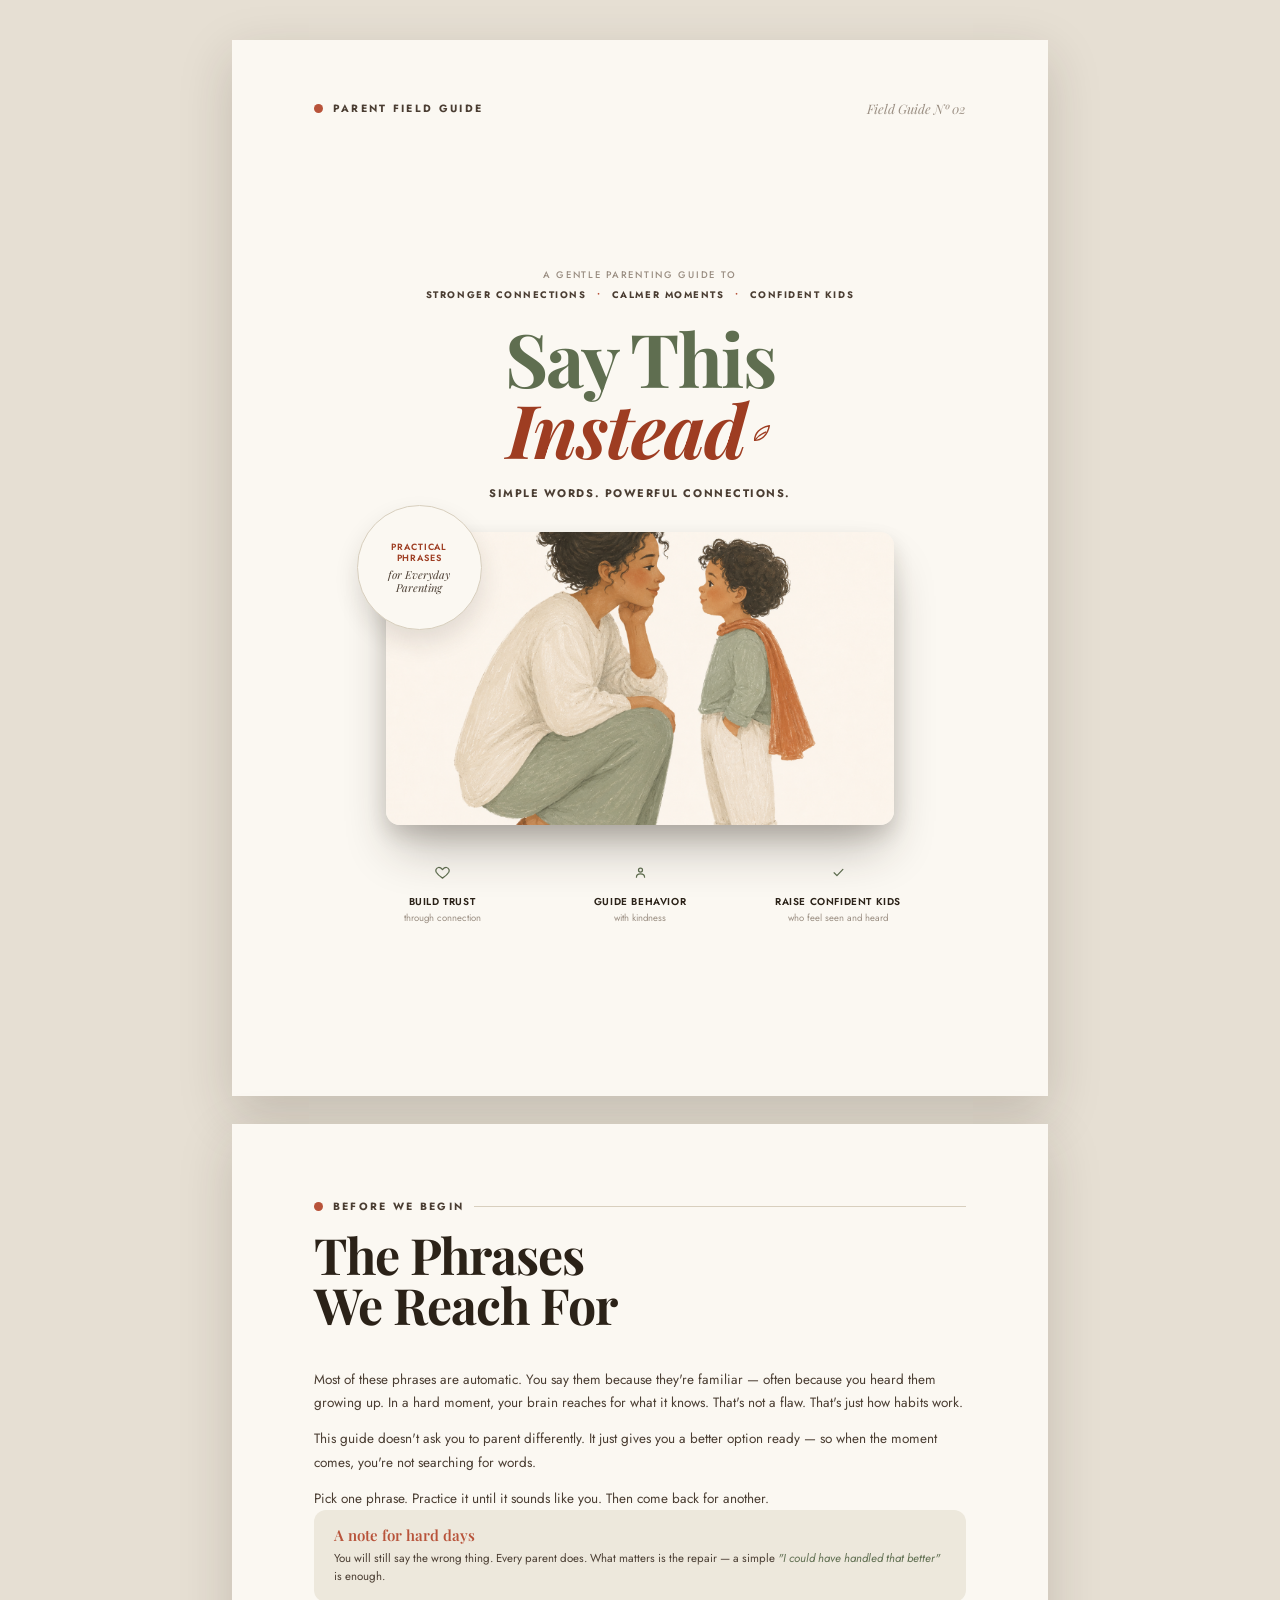
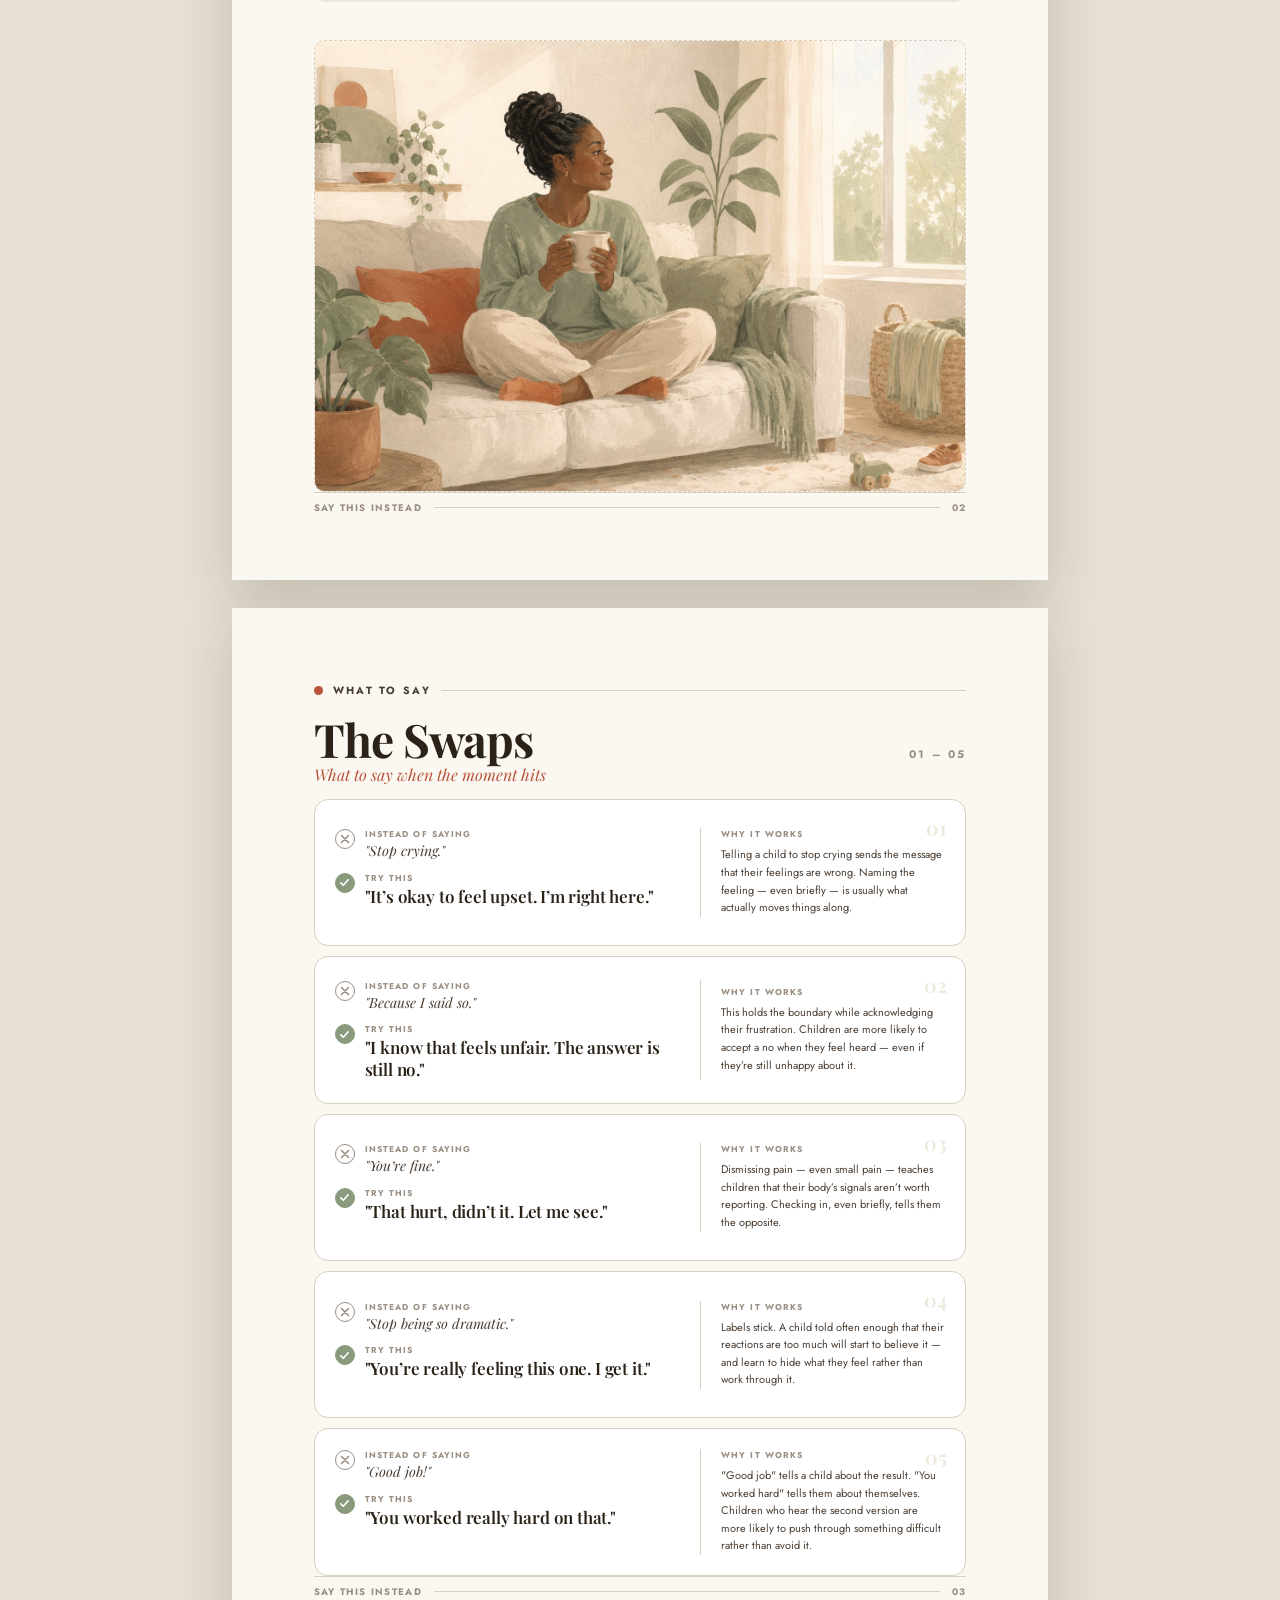
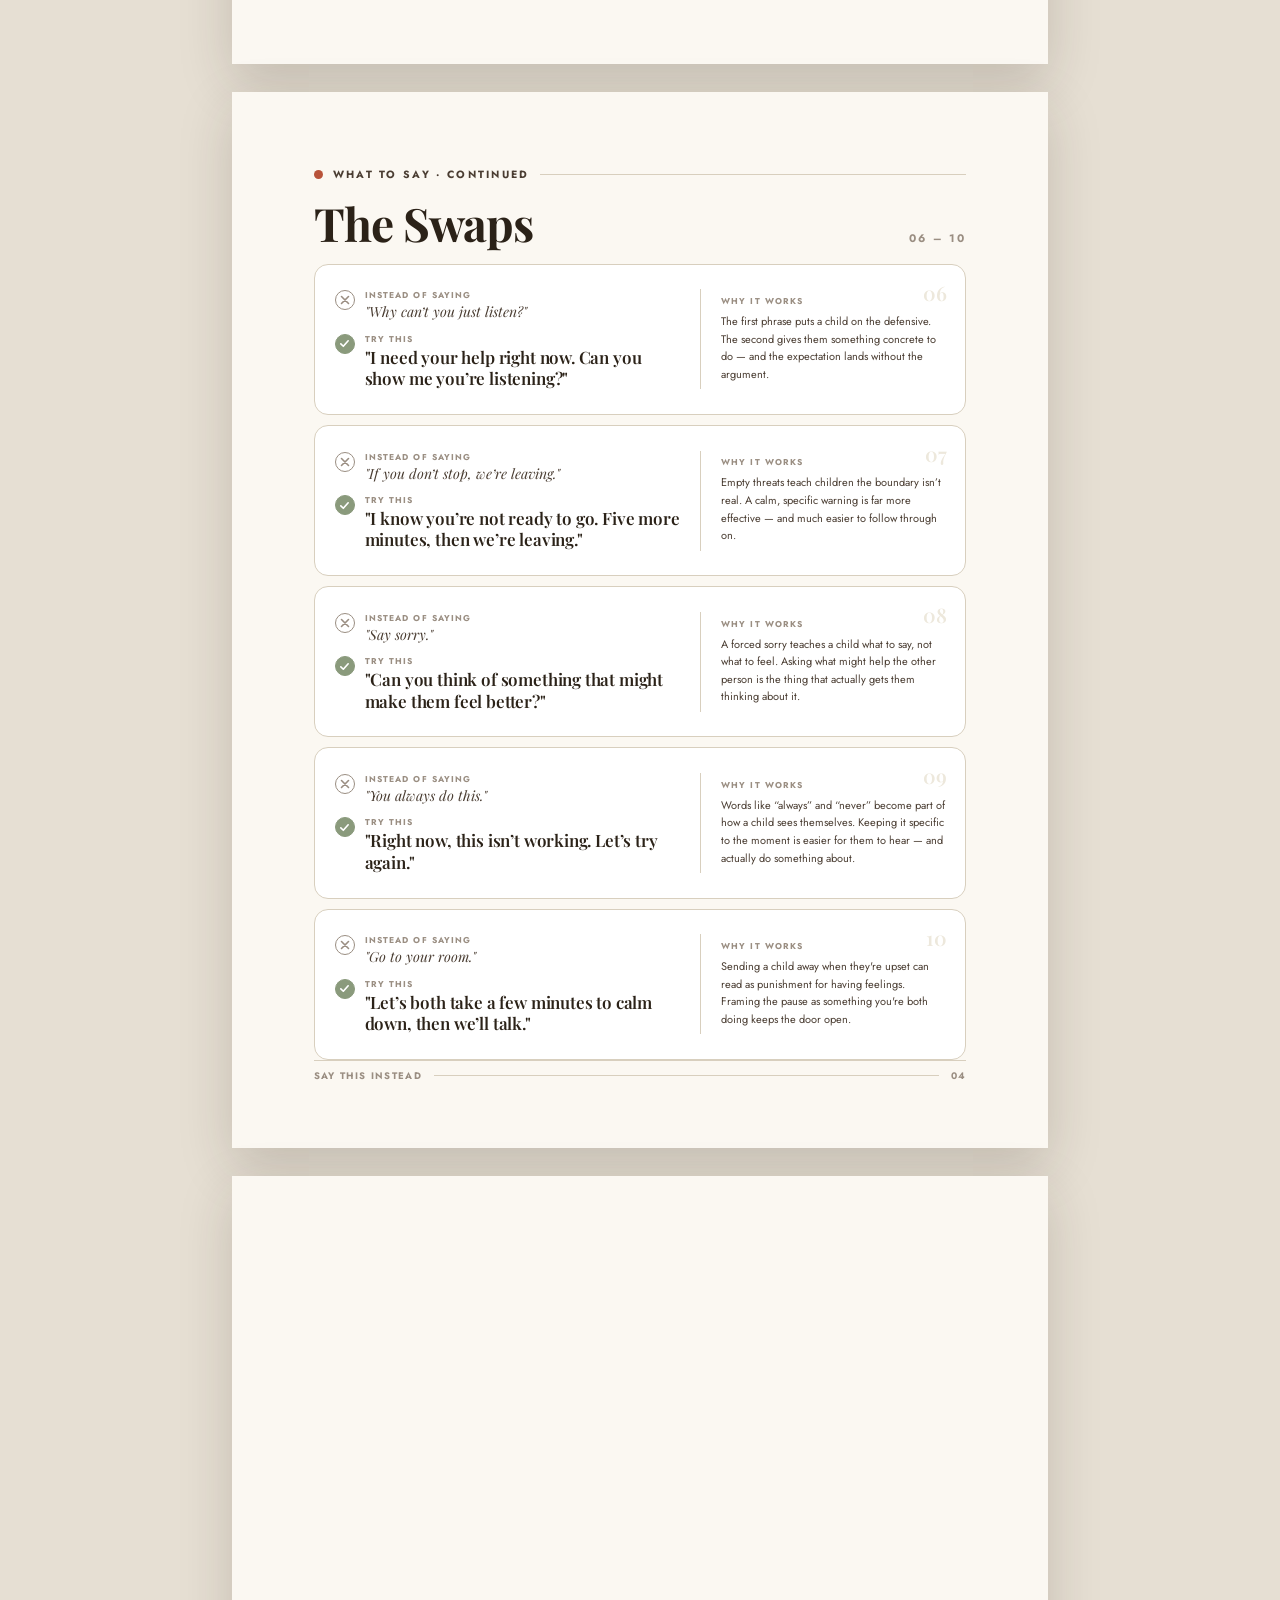
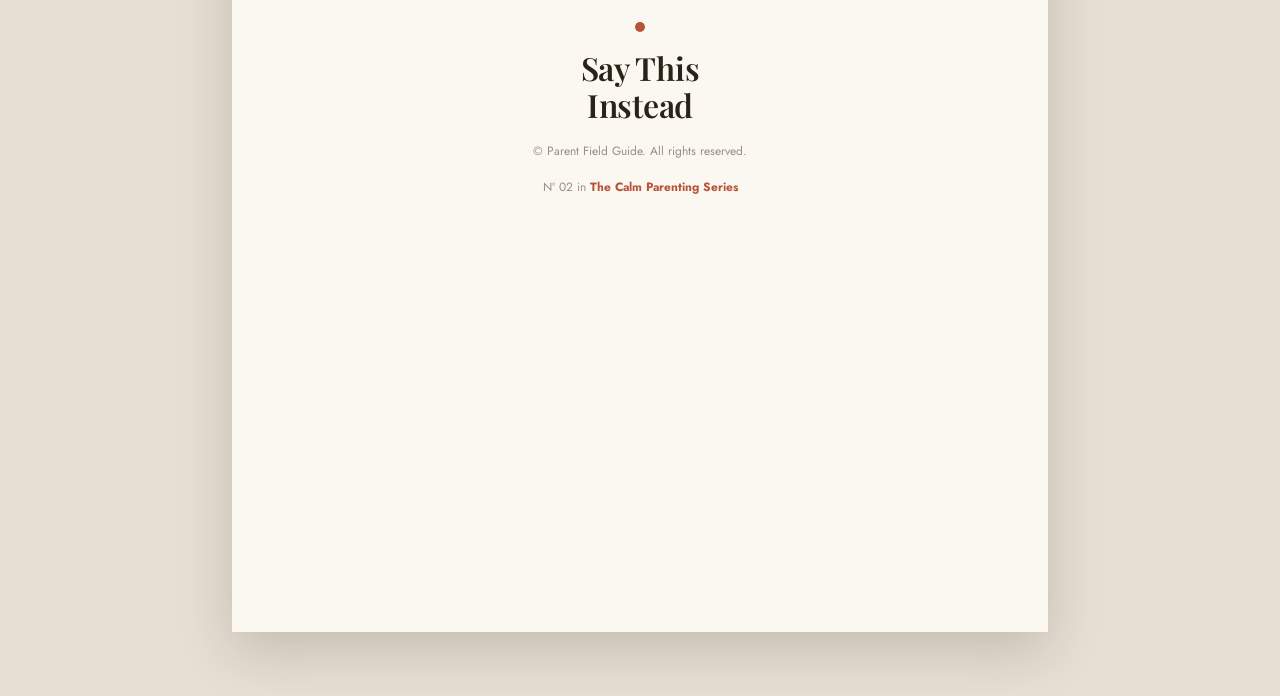
<file: say-this-instead/index.html>
<!DOCTYPE html>
<html lang="en">
<head>
<meta charset="UTF-8">
<meta name="viewport" content="width=device-width, initial-scale=1.0">
<title>Say This Instead — Parent Field Guide</title>
<link rel="preconnect" href="https://fonts.googleapis.com">
<link rel="preconnect" href="https://fonts.gstatic.com" crossorigin>
<link href="https://fonts.googleapis.com/css2?family=Playfair+Display:ital,wght@0,400;0,500;0,600;0,700;0,900;1,400;1,500;1,600;1,700&family=Jost:ital,wght@0,400;0,500;0,600;0,700;1,400&display=swap" rel="stylesheet">
<style>
  :root{
    --paper:#FBF8F2;
    --paper-edge:#EDE8DC;
    --ink:#2B2218;
    --ink-soft:#4A3D32;
    --grey:#9A8E82;
    --grey-line:#D8CFBE;
    --sage:#8A9A7C;
    --sage-deep:#5F6E50;
    --sage-tint:#EEF1E9;
    --terra:#B8533A;
    --terra-deep:#9E3D22;
    --stage:#E6DFD3;
  }

  *{ box-sizing:border-box; margin:0; padding:0; }
  html,body{ background:var(--stage); }
  body{
    font-family:"Jost",system-ui,sans-serif;
    color:var(--ink-soft);
    -webkit-font-smoothing:antialiased;
    text-rendering:optimizeLegibility;
  }

  #stage{
    display:flex; flex-direction:column; align-items:center;
    gap:28px; padding:40px 20px 64px;
  }
  .page{
    position:relative; width:8.5in; height:11in;
    background:var(--paper); overflow:hidden;
    box-shadow:0 18px 50px rgba(43,34,24,0.18);
    transform-origin:top center;
  }
  .frame{
    position:absolute; inset:0.78in 0.85in 0.68in;
    display:flex; flex-direction:column;
  }

  /* ---- ● LABEL ——————————————————————— ---- */
  .brandbar{
    display:flex; align-items:center; gap:10px;
  }
  .brand-dot{
    width:9px; height:9px; border-radius:50%;
    background:var(--terra); flex:none;
  }
  .brand-name{
    font-family:"Jost",sans-serif; font-weight:700;
    letter-spacing:0.22em; text-transform:uppercase;
    font-size:10.5px; color:var(--ink-soft); white-space:nowrap;
  }
  .bar-rule{ flex:1; height:1px; background:var(--grey-line); }
  .guide-num{
    font-family:"Playfair Display",serif; font-style:italic;
    font-size:13px; color:var(--grey); white-space:nowrap;
  }

  /* ---- ———— ● ———— ---- */
  .divider{ display:flex; align-items:center; gap:14px; }
  .divider::before,.divider::after{
    content:""; height:1px; background:var(--grey-line); flex:1;
  }
  .divider .dot{
    width:6px; height:6px; border-radius:50%;
    background:var(--terra); flex:none;
  }

  /* ---- GUIDE NAME ——————————————— 02 ---- */
  .pagefoot{
    margin-top:auto;
    display:flex; align-items:center; gap:12px;
    padding-top:8px; border-top:1px solid var(--grey-line);
    font-family:"Jost",sans-serif; font-weight:700;
    font-size:9.5px; letter-spacing:0.14em; text-transform:uppercase;
    color:var(--grey);
  }
  .foot-rule{ flex:1; height:1px; background:var(--grey-line); }

  /* ==================== COVER ==================== */
  .cover .frame{
    inset:0.62in 0.85in 0;
    display:flex; flex-direction:column; align-items:center;
  }
  .cover-brandbar{ justify-content:space-between; width:100%; }
  .cover-brand-left{ display:flex; align-items:center; gap:10px; }

  .cover-content{
    flex:1; width:100%; min-height:0;
    display:flex; flex-direction:column; align-items:center;
    justify-content:center; gap:0.22in;
    padding-bottom:0.2in;
  }

  .cover-eyebrow{ text-align:center; }
  .cover-eyebrow .e-top{
    font-family:"Jost",sans-serif; font-weight:500;
    font-size:9.5px; letter-spacing:0.18em; text-transform:uppercase;
    color:var(--grey); margin-bottom:6px;
  }
  .cover-eyebrow .e-bottom{
    font-family:"Jost",sans-serif; font-weight:700;
    font-size:9.5px; letter-spacing:0.16em; text-transform:uppercase;
    color:var(--ink-soft);
  }
  .cover-eyebrow .e-bottom .sep{ color:var(--terra); margin:0 6px; }

  .cover h1{
    font-family:"Playfair Display",serif; font-weight:700;
    font-size:74px; line-height:0.95; letter-spacing:-0.02em;
    color:var(--sage-deep); text-align:center; margin:0;
  }
  .cover h1 em{ color:var(--terra-deep); font-style:italic; }
  .cover h1 .leaf{
    display:inline-block; width:22px; height:22px;
    margin-left:6px; vertical-align:middle; transform:translateY(-6px);
  }

  .cover-sub{
    font-family:"Jost",sans-serif; font-weight:700;
    font-size:11px; letter-spacing:0.14em; text-transform:uppercase;
    color:var(--ink-soft); text-align:center;
    margin:0; max-width:5in;
  }

  .cover-hero{ position:relative; margin-top:10px; }
  .cover-hero img{
    width:5.3in; height:3.05in; object-fit:cover;
    border-radius:14px; display:block;
    box-shadow:0 30px 50px -10px rgba(43,34,24,0.32), 0 10px 20px rgba(43,34,24,0.14);
  }
  .cover-badge{
    position:absolute; top:-0.28in; left:-0.3in;
    width:1.3in; height:1.3in; border-radius:50%;
    background:var(--paper); border:1px solid var(--grey-line);
    display:flex; align-items:center; justify-content:center;
    text-align:center; padding:0.14in;
    box-shadow:0 12px 24px rgba(43,34,24,0.12);
  }
  .cover-badge .b-top{
    font-family:"Jost",sans-serif; font-weight:600;
    font-size:9px; letter-spacing:0.1em; text-transform:uppercase;
    color:var(--terra-deep); line-height:1.3;
  }
  .cover-badge .b-bottom{
    font-family:"Playfair Display",serif; font-style:italic; font-weight:400; font-size:11px;
    color:var(--ink-soft); margin-top:4px; line-height:1.2;
  }

  .cover-features{
    display:grid; grid-template-columns:1fr 1fr 1fr;
    gap:18px; width:100%; max-width:6in; margin-top:14px;
  }
  .cover-feature{ text-align:center; padding:0 6px; }
  .cover-feature .f-icon{
    width:26px; height:26px; margin:0 auto 8px;
    display:flex; align-items:center; justify-content:center;
  }
  .cover-feature .f-label{
    font-family:"Jost",sans-serif; font-weight:600;
    font-size:10px; letter-spacing:0.06em; text-transform:uppercase; color:var(--ink);
    margin-bottom:3px;
  }
  .cover-feature .f-text{
    font-size:9.5px; line-height:1.4; color:var(--grey);
  }

  /* ==================== NOTE PAGE ==================== */
  .note-heading{
    font-family:"Playfair Display",serif; font-weight:700;
    font-size:50px; color:var(--ink);
    letter-spacing:-0.02em; line-height:1.0;
    margin-top:16px; margin-bottom:18px;
  }
  .img-banner{
    width:100%; height:4.2in;
    border-radius:10px; overflow:hidden;
    border:1px dashed var(--grey-line);
  }
  .img-banner img{ width:100%; height:100%; object-fit:cover; display:block; }
  .note-img{ flex:1; min-height:0; height:auto; margin-top:24px; }
  .note-body{ margin-top:20px; }
  .note-body p{
    font-size:13.5px; line-height:1.72; color:var(--ink-soft);
    margin-bottom:13px;
  }
  .note-body p:last-child{ margin-bottom:0; }
  .note-body b{ color:var(--ink); font-weight:700; }


  /* ==================== INNER PAGES ==================== */
  .pagehead{
    display:flex; align-items:baseline; justify-content:space-between;
    margin-top:18px; margin-bottom:2px;
  }
  .pagehead h2{
    font-family:"Playfair Display",serif; font-weight:700;
    font-size:46px; color:var(--ink);
    letter-spacing:-0.02em; line-height:1;
  }
  .pagehead .count{
    font-family:"Jost",sans-serif; font-weight:700;
    font-size:11px; letter-spacing:0.2em;
    text-transform:uppercase; color:var(--grey);
  }
  .page-sub{
    font-family:"Playfair Display",serif; font-style:italic; font-weight:400;
    font-size:16px; color:var(--terra); margin-bottom:14px;
  }

  /* ---- card list ---- */
  .swap-list{
    flex:1; min-height:0;
    display:flex; flex-direction:column;
    gap:10px;
  }
  #grid-b{ margin-top:16px; }

  .swap-card{
    flex:1;
    position:relative;
    background:#FFFFFF;
    border:1px solid var(--grey-line);
    border-radius:14px;
    padding:16px 20px;
    display:flex; align-items:center;
  }

  .card-num{
    position:absolute; top:14px; right:18px;
    font-family:"Playfair Display",serif; font-weight:600;
    font-size:20px; color:var(--paper-edge);
  }

  .card-inner{
    display:grid;
    grid-template-columns:3fr 2fr;
    gap:0;
    width:100%;
  }

  /* left column — phrases */
  .card-phrases{
    display:flex; flex-direction:column; gap:12px;
    padding-right:20px;
    border-right:1px solid var(--grey-line);
  }

  .card-stop, .card-say{
    display:flex; align-items:flex-start; gap:10px;
  }

  .card-mark{
    flex:none; width:20px; height:20px; border-radius:50%;
    display:grid; place-items:center; margin-top:1px;
  }
  .card-mark svg{ display:block; }
  .card-mark-stop{ border:1.5px solid var(--grey); background:transparent; }
  .card-mark-say{ background:var(--sage); border:1.5px solid var(--sage); }

  .card-text{ display:flex; flex-direction:column; gap:2px; }

  .card-label{
    font-family:"Jost",sans-serif; font-weight:700;
    font-size:8.5px; letter-spacing:0.13em; text-transform:uppercase;
  }
  .card-label-stop{ color:var(--grey); }
  .card-label-say{ color:var(--grey); }

  .card-phrase{ font-family:"Playfair Display",serif; line-height:1.25; }
  .card-phrase-stop{ font-weight:400; font-size:14px; font-style:italic; color:var(--ink-soft); }
  .card-phrase-say{ font-weight:600; font-size:17px; color:var(--ink); letter-spacing:-0.01em; }

  /* right column — why it works */
  .card-why{
    padding-left:20px;
    display:flex; flex-direction:column; justify-content:center;
  }
  .card-why-label{
    font-family:"Jost",sans-serif; font-weight:700;
    font-size:8.5px; letter-spacing:0.13em; text-transform:uppercase;
    color:var(--grey); margin-bottom:6px;
  }
  .card-why-text{
    font-size:11px; line-height:1.6; color:var(--ink-soft);
  }

  /* ---- closing note ---- */
  .closing-note{
    margin-top:auto; margin-bottom:14px;
    background:var(--paper-edge);
    border-radius:12px; padding:15px 20px 16px;
  }
  .closing-note h3{
    font-family:"Playfair Display",serif; font-weight:600;
    font-size:15px; color:var(--terra); margin-bottom:5px;
  }
  .closing-note p{
    font-size:11.5px; line-height:1.55; color:var(--ink-soft);
  }
  .closing-note em{ font-style:italic; color:var(--sage-deep); }

  /* ==================== COLOPHON ==================== */
  .colophon .frame{
    display:flex; align-items:center; justify-content:center;
  }
  .colophon-content{
    text-align:center; display:flex; flex-direction:column;
    align-items:center; gap:18px;
  }
  .colophon-dot{
    width:10px; height:10px; border-radius:50%;
    background:var(--terra);
  }
  .colophon-title{
    font-family:"Playfair Display",serif; font-weight:600;
    font-size:32px; line-height:1.15; letter-spacing:-0.01em;
    color:var(--ink); text-align:center;
  }
  .colophon-copy{
    font-family:"Jost",sans-serif; font-size:12px;
    color:var(--grey); line-height:1.5;
  }
  .colophon-series{
    font-family:"Jost",sans-serif; font-size:12px;
    color:var(--grey);
  }
  .colophon-series strong{ color:var(--terra); font-weight:700; }

  /* ==================== PRINT ==================== */
  @page{ size:Letter; margin:0; }
  @media print{
    html,body{ background:#fff; }
    #stage{ display:block; padding:0; gap:0; }
    .page{
      box-shadow:none; transform:none !important;
      page-break-after:always; break-after:page;
    }
    .page:last-child{ page-break-after:auto; break-after:auto; }
  }
</style>
</head>
<body>
<div id="stage">

  <!-- ============== COVER ============== -->
  <section class="page cover" data-screen-label="Page 1 — Cover">
    <div class="frame">
      <div class="brandbar cover-brandbar">
        <div class="cover-brand-left">
          <span class="brand-dot"></span>
          <span class="brand-name">Parent Field Guide</span>
        </div>
        <span class="guide-num">Field Guide Nº 02</span>
      </div>

      <div class="cover-content">
        <div class="cover-eyebrow">
          <p class="e-top">A Gentle Parenting Guide To</p>
          <p class="e-bottom">Stronger Connections <span class="sep">•</span> Calmer Moments <span class="sep">•</span> Confident Kids</p>
        </div>

        <h1>Say This<br><em>Instead</em><svg class="leaf" viewBox="0 0 24 24" fill="none" stroke="#9E3D22" stroke-width="1.6" stroke-linecap="round" stroke-linejoin="round"><path d="M4 20c0-7 5-14 16-16-2 11-9 16-16 16z"/><path d="M4 20c3-4 7-7 12-9"/></svg></h1>

        <p class="cover-sub">Simple Words. Powerful Connections.</p>

        <div class="cover-hero">
          <div class="cover-badge">
            <div class="b-inner">
              <div class="b-top">Practical Phrases</div>
              <div class="b-bottom">for Everyday Parenting</div>
            </div>
          </div>
          <img src="assets/parent-child-connection.png" alt="A parent crouched to their child's eye level">
        </div>

        <div class="cover-features">
          <div class="cover-feature">
            <div class="f-icon">
              <svg width="15" height="15" viewBox="0 0 24 24" fill="none" stroke="#5F6E50" stroke-width="2" stroke-linecap="round" stroke-linejoin="round"><path d="M12 21s-7.5-4.9-10-9.3C.4 8.2 2 4.5 5.6 4 8 3.7 10 5 12 7.5 14 5 16 3.7 18.4 4 22 4.5 23.6 8.2 22 11.7 19.5 16.1 12 21 12 21z"/></svg>
            </div>
            <div class="f-label">Build Trust</div>
            <div class="f-text">through connection</div>
          </div>
          <div class="cover-feature">
            <div class="f-icon">
              <svg width="15" height="15" viewBox="0 0 24 24" fill="none" stroke="#5F6E50" stroke-width="2" stroke-linecap="round" stroke-linejoin="round"><circle cx="12" cy="8" r="3.2"/><path d="M5.5 19.5c0-3.3 2.9-5.5 6.5-5.5s6.5 2.2 6.5 5.5"/></svg>
            </div>
            <div class="f-label">Guide Behavior</div>
            <div class="f-text">with kindness</div>
          </div>
          <div class="cover-feature">
            <div class="f-icon">
              <svg width="15" height="15" viewBox="0 0 24 24" fill="none" stroke="#5F6E50" stroke-width="2" stroke-linecap="round" stroke-linejoin="round"><path d="M5 12.5l4.5 4.5L19 7"/></svg>
            </div>
            <div class="f-label">Raise Confident Kids</div>
            <div class="f-text">who feel seen and heard</div>
          </div>
        </div>
      </div>
    </div>
  </section>

  <!-- ============== PAGE 2 — NOTE TO PARENT ============== -->
  <section class="page" data-screen-label="Page 2 — Note to Parent">
    <div class="frame">
      <div class="brandbar">
        <span class="brand-dot"></span>
        <span class="brand-name">Before We Begin</span>
        <div class="bar-rule"></div>
      </div>

      <h2 class="note-heading">The Phrases<br>We Reach For</h2>

      <div class="note-body">
        <p>Most of these phrases are automatic. You say them because they're familiar — often because you heard them growing up. In a hard moment, your brain reaches for what it knows. That's not a flaw. That's just how habits work.</p>
        <p>This guide doesn't ask you to parent differently. It just gives you a better option ready — so when the moment comes, you're not searching for words.</p>
        <p>Pick one phrase. Practice it until it sounds like you. Then come back for another.</p>
      </div>

      <div class="closing-note note-callout">
        <h3>A note for hard days</h3>
        <p>You will still say the wrong thing. Every parent does. What matters is the repair — a simple <em>"I could have handled that better"</em> is enough.</p>
      </div>

      <div class="img-banner note-img">
        <img src="assets/note-parent-morning.png" alt="A parent sitting quietly with a mug in the morning">
      </div>

      <div class="pagefoot">
        <span>Say This Instead</span>
        <div class="foot-rule"></div>
        <span class="pg">02</span>
      </div>
    </div>
  </section>

  <!-- ============== PAGE 3 — SWAPS 1–5 ============== -->
  <section class="page" data-screen-label="Page 3 — Swaps 1–5">
    <div class="frame">
      <div class="brandbar">
        <span class="brand-dot"></span>
        <span class="brand-name">What To Say</span>
        <div class="bar-rule"></div>
      </div>

      <div class="pagehead">
        <h2>The Swaps</h2>
        <span class="count">01 – 05</span>
      </div>
      <p class="page-sub">What to say when the moment hits</p>

      <div class="swap-list" id="grid-a"></div>

      <div class="pagefoot">
        <span>Say This Instead</span>
        <div class="foot-rule"></div>
        <span class="pg">03</span>
      </div>
    </div>
  </section>

  <!-- ============== PAGE 4 — SWAPS 6–10 ============== -->
  <section class="page" data-screen-label="Page 4 — Swaps 6–10">
    <div class="frame">
      <div class="brandbar">
        <span class="brand-dot"></span>
        <span class="brand-name">What To Say · Continued</span>
        <div class="bar-rule"></div>
      </div>

      <div class="pagehead">
        <h2>The Swaps</h2>
        <span class="count">06 – 10</span>
      </div>
      <div class="swap-list" id="grid-b"></div>

      <div class="pagefoot">
        <span>Say This Instead</span>
        <div class="foot-rule"></div>
        <span class="pg">04</span>
      </div>
    </div>
  </section>

  <!-- ============== PAGE 5 — COLOPHON ============== -->
  <section class="page colophon" data-screen-label="Page 5 — Colophon">
    <div class="frame">
      <div class="colophon-content">
        <div class="colophon-dot"></div>
        <h2 class="colophon-title">Say This<br>Instead</h2>
        <p class="colophon-copy">© Parent Field Guide. All rights reserved.</p>
        <p class="colophon-series">Nº 02 in <strong>The Calm Parenting Series</strong></p>
      </div>
    </div>
  </section>

</div>

<script>
const swaps = [
  { stop:'"Stop crying."',
    say:'"It’s okay to feel upset. I’m right here."',
    why:`Telling a child to stop crying sends the message that their feelings are wrong. Naming the feeling — even briefly — is usually what actually moves things along.` },
  { stop:'"Because I said so."',
    say:'"I know that feels unfair. The answer is still no."',
    why:`This holds the boundary while acknowledging their frustration. Children are more likely to accept a no when they feel heard — even if they’re still unhappy about it.` },
  { stop:'"You’re fine."',
    say:'"That hurt, didn’t it. Let me see."',
    why:`Dismissing pain — even small pain — teaches children that their body’s signals aren’t worth reporting. Checking in, even briefly, tells them the opposite.` },
  { stop:'"Stop being so dramatic."',
    say:'"You’re really feeling this one. I get it."',
    why:`Labels stick. A child told often enough that their reactions are too much will start to believe it — and learn to hide what they feel rather than work through it.` },
  { stop:'"Good job!"',
    say:'"You worked really hard on that."',
    why:`"Good job" tells a child about the result. "You worked hard" tells them about themselves. Children who hear the second version are more likely to push through something difficult rather than avoid it.` },
  { stop:'"Why can’t you just listen?"',
    say:'"I need your help right now. Can you show me you’re listening?"',
    why:`The first phrase puts a child on the defensive. The second gives them something concrete to do — and the expectation lands without the argument.` },
  { stop:'"If you don’t stop, we’re leaving."',
    say:'"I know you’re not ready to go. Five more minutes, then we’re leaving."',
    why:`Empty threats teach children the boundary isn’t real. A calm, specific warning is far more effective — and much easier to follow through on.` },
  { stop:'"Say sorry."',
    say:'"Can you think of something that might make them feel better?"',
    why:`A forced sorry teaches a child what to say, not what to feel. Asking what might help the other person is the thing that actually gets them thinking about it.` },
  { stop:'"You always do this."',
    say:'"Right now, this isn’t working. Let’s try again."',
    why:`Words like “always” and “never” become part of how a child sees themselves. Keeping it specific to the moment is easier for them to hear — and actually do something about.` },
  { stop:'"Go to your room."',
    say:'"Let’s both take a few minutes to calm down, then we’ll talk."',
    why:`Sending a child away when they're upset can read as punishment for having feelings. Framing the pause as something you're both doing keeps the door open.` },
];

const xIcon = '<svg width="10" height="10" viewBox="0 0 10 10" fill="none"><path d="M1.5 1.5 8.5 8.5M8.5 1.5 1.5 8.5" stroke="#9A8E82" stroke-width="1.6" stroke-linecap="round"/></svg>';
const checkIcon = '<svg width="11" height="11" viewBox="0 0 12 12" fill="none"><path d="M2 6.4 4.7 9 10 3" stroke="#fff" stroke-width="1.8" stroke-linecap="round" stroke-linejoin="round"/></svg>';

function rowHTML(s, i){
  const num = String(i+1).padStart(2,'0');
  return `
  <article class="swap-card">
    <span class="card-num">${num}</span>
    <div class="card-inner">
      <div class="card-phrases">
        <div class="card-stop">
          <span class="card-mark card-mark-stop">${xIcon}</span>
          <div class="card-text">
            <p class="card-label card-label-stop">Instead of saying</p>
            <p class="card-phrase card-phrase-stop">${s.stop}</p>
          </div>
        </div>
        <div class="card-say">
          <span class="card-mark card-mark-say">${checkIcon}</span>
          <div class="card-text">
            <p class="card-label card-label-say">Try this</p>
            <p class="card-phrase card-phrase-say">${s.say}</p>
          </div>
        </div>
      </div>
      <div class="card-why">
        <p class="card-why-label">Why it works</p>
        <p class="card-why-text">${s.why}</p>
      </div>
    </div>
  </article>`;
}

const gridA = document.getElementById('grid-a');
const gridB = document.getElementById('grid-b');
swaps.slice(0,5).forEach((s,i)=> gridA.insertAdjacentHTML('beforeend', rowHTML(s,i)));
swaps.slice(5,10).forEach((s,i)=> gridB.insertAdjacentHTML('beforeend', rowHTML(s,i+5)));

function fit(){
  const pad = 40;
  const avail = Math.min(window.innerWidth - pad, 816);
  const scale = avail / 816;
  document.querySelectorAll('.page').forEach(p=>{
    p.style.transform = scale < 1 ? `scale(${scale})` : 'none';
    p.style.marginBottom = scale < 1 ? `${(scale-1)*1056 + 28}px` : '';
  });
}
window.addEventListener('resize', fit);
fit();
</script>
</body>
</html>
</file>
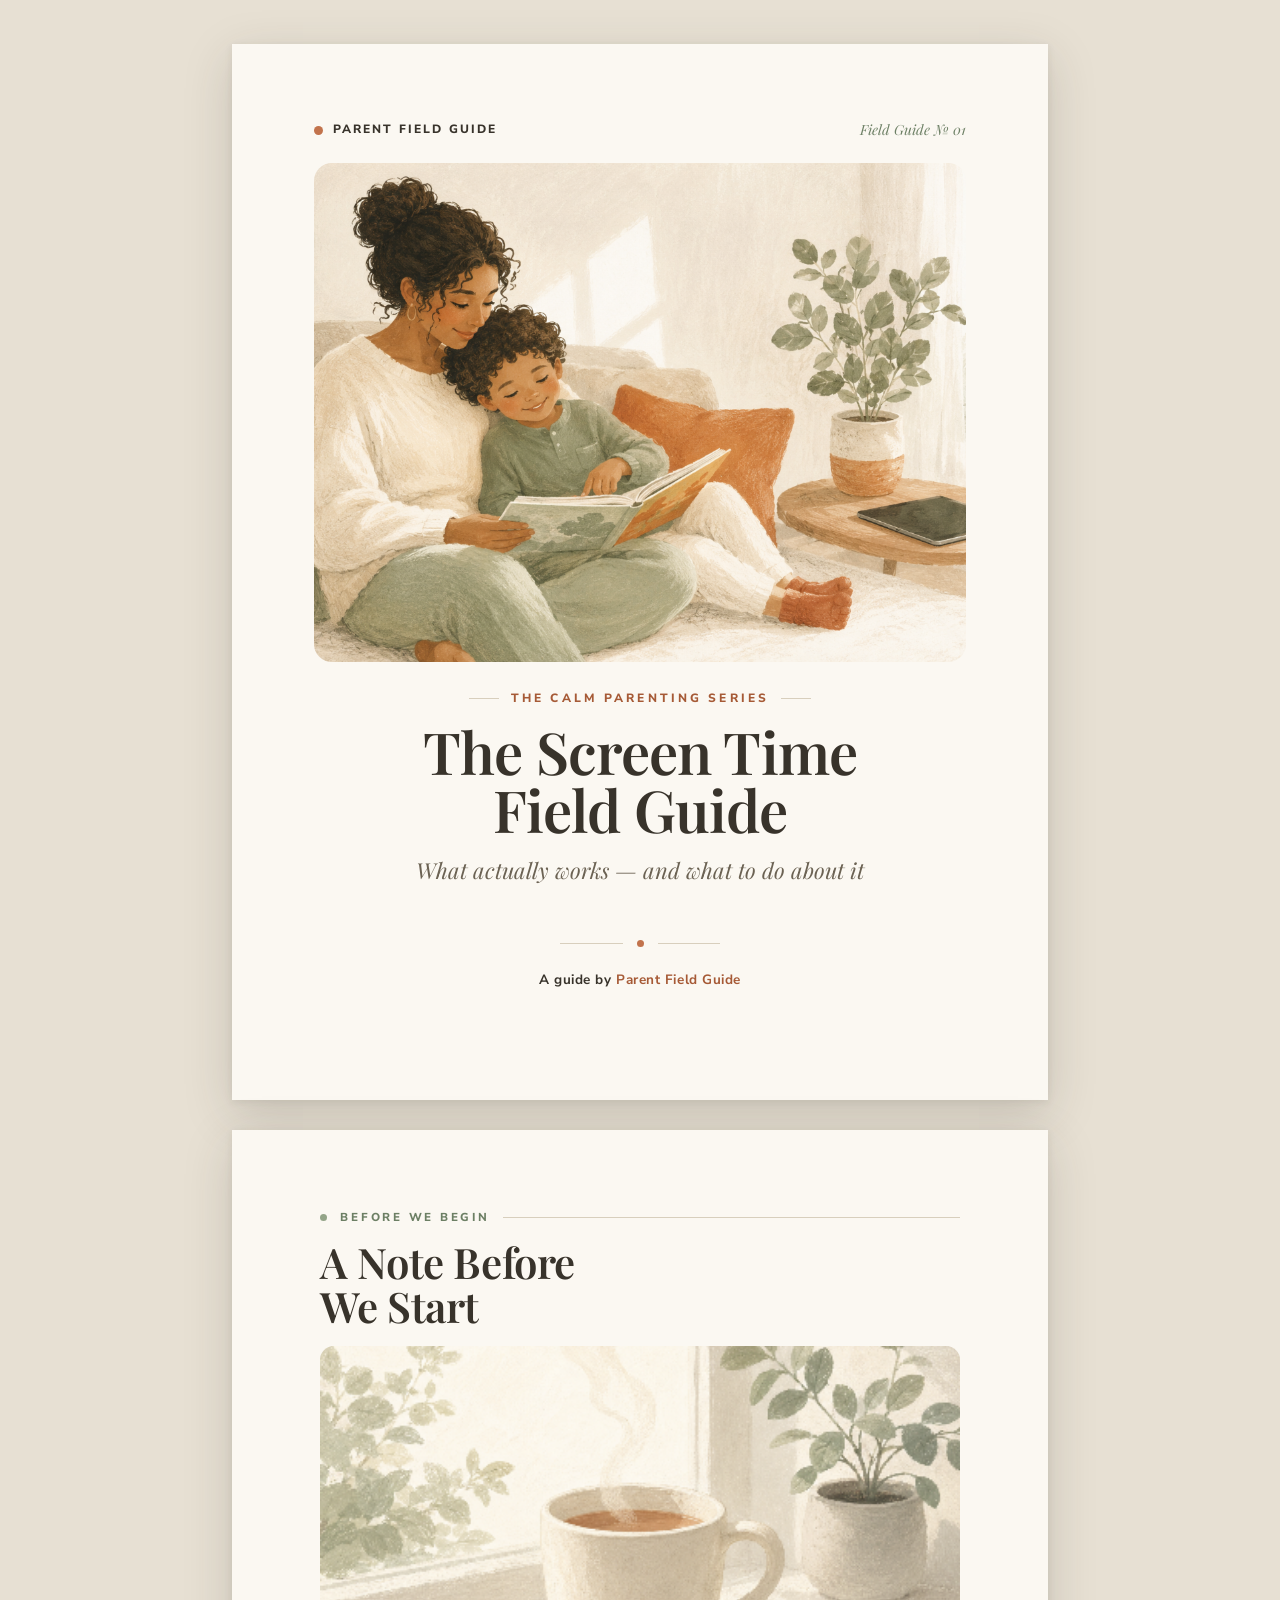
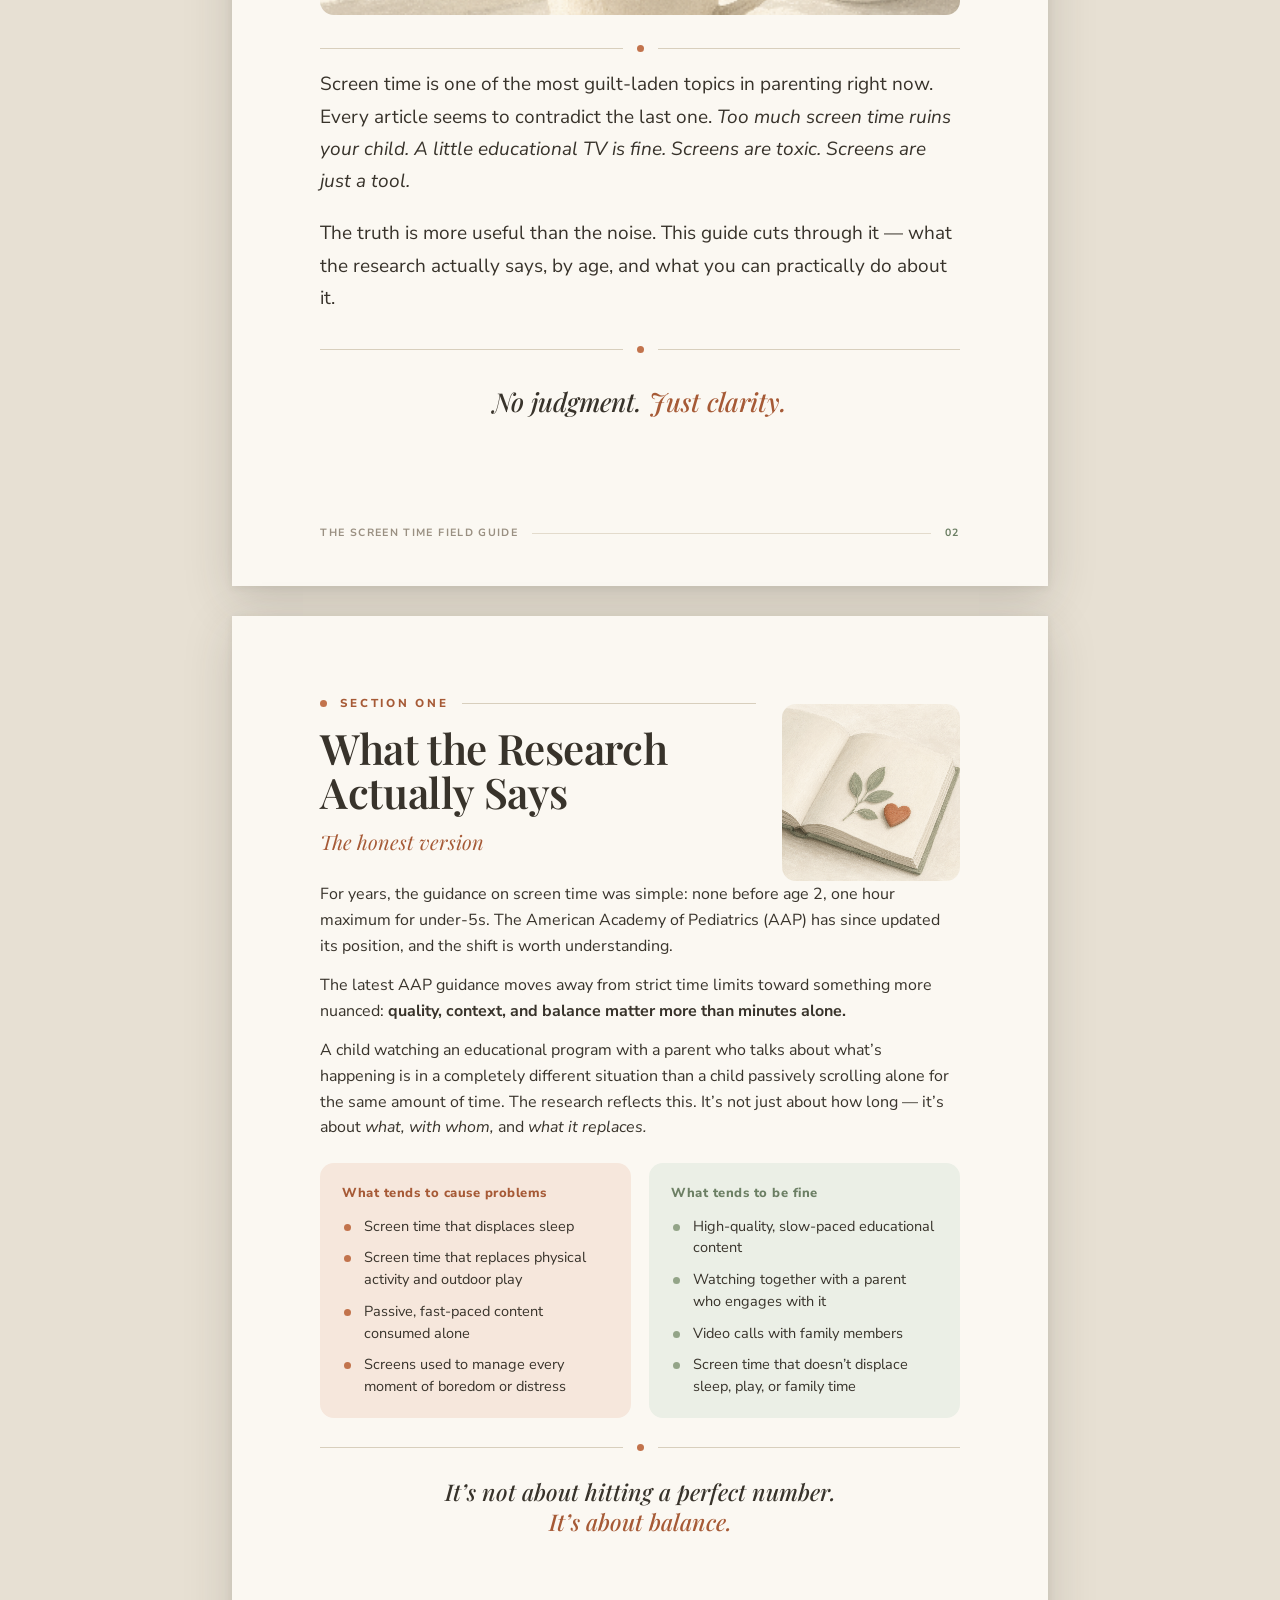
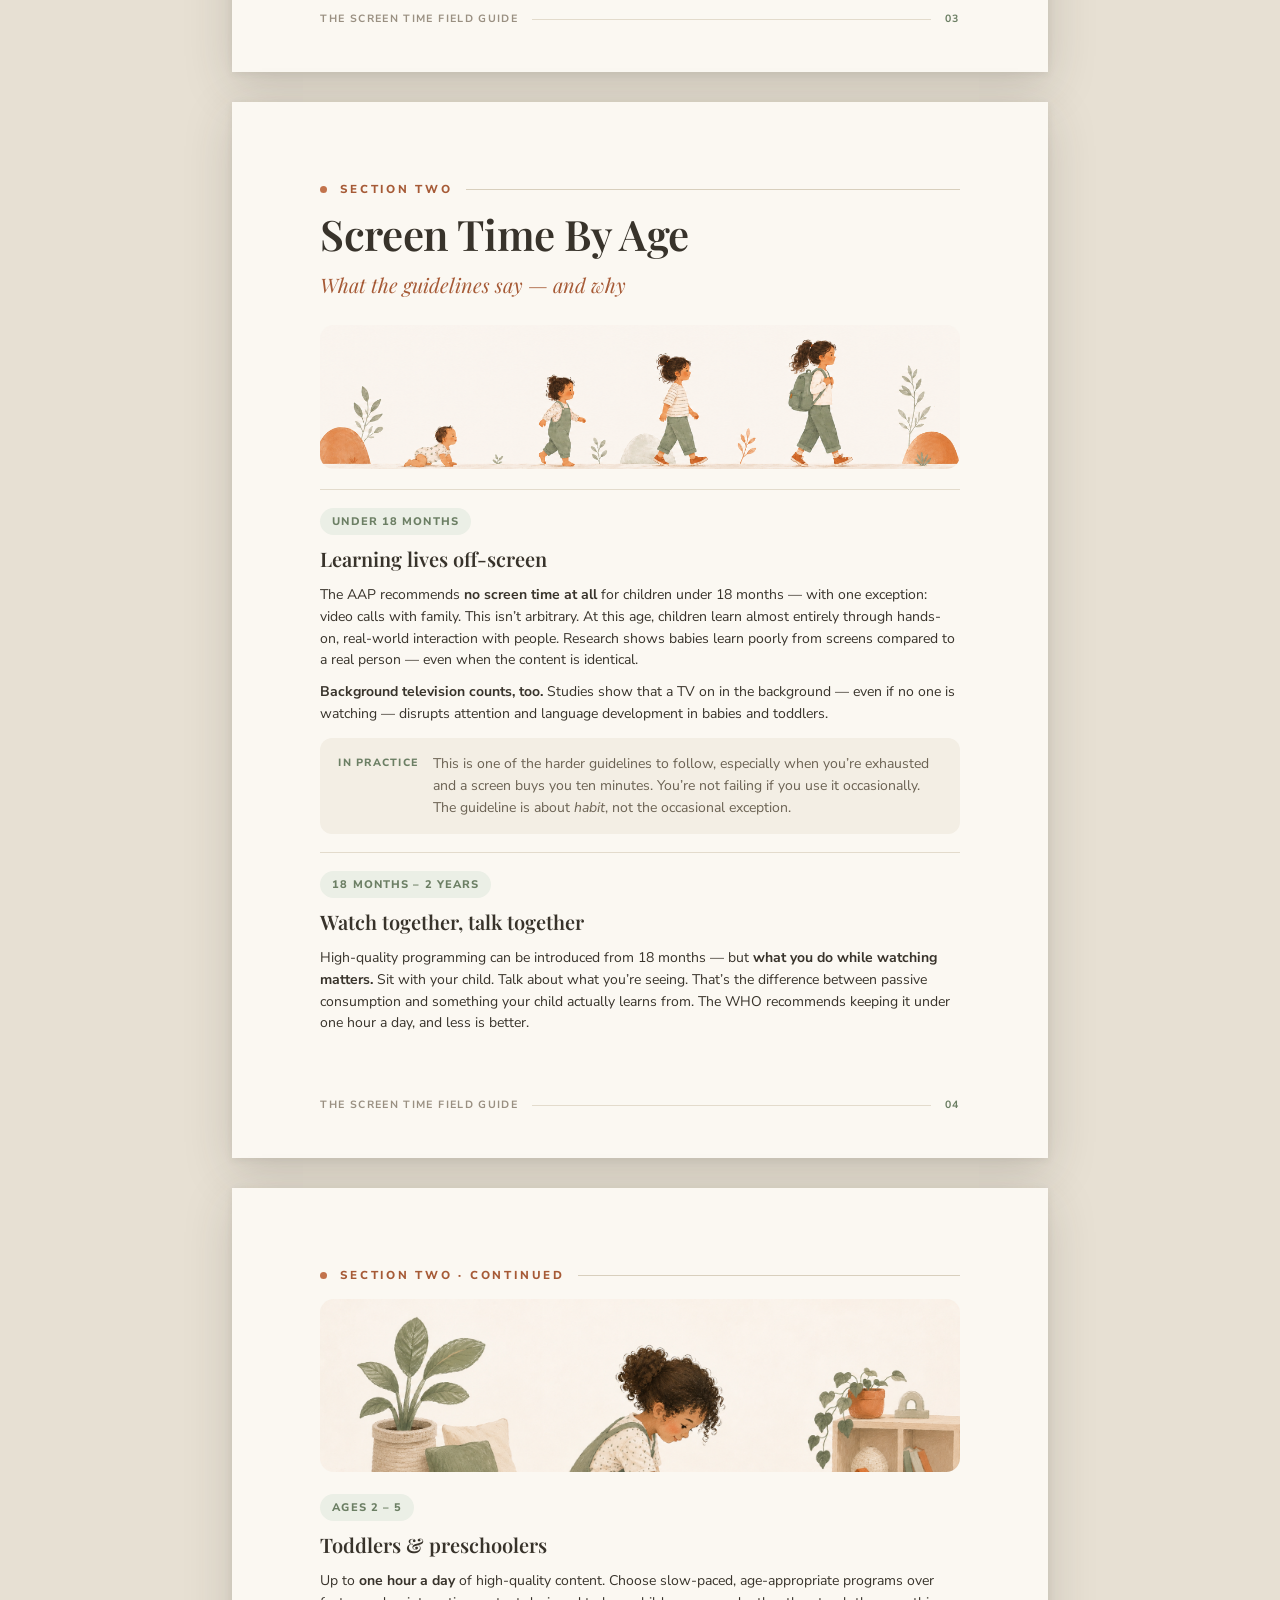
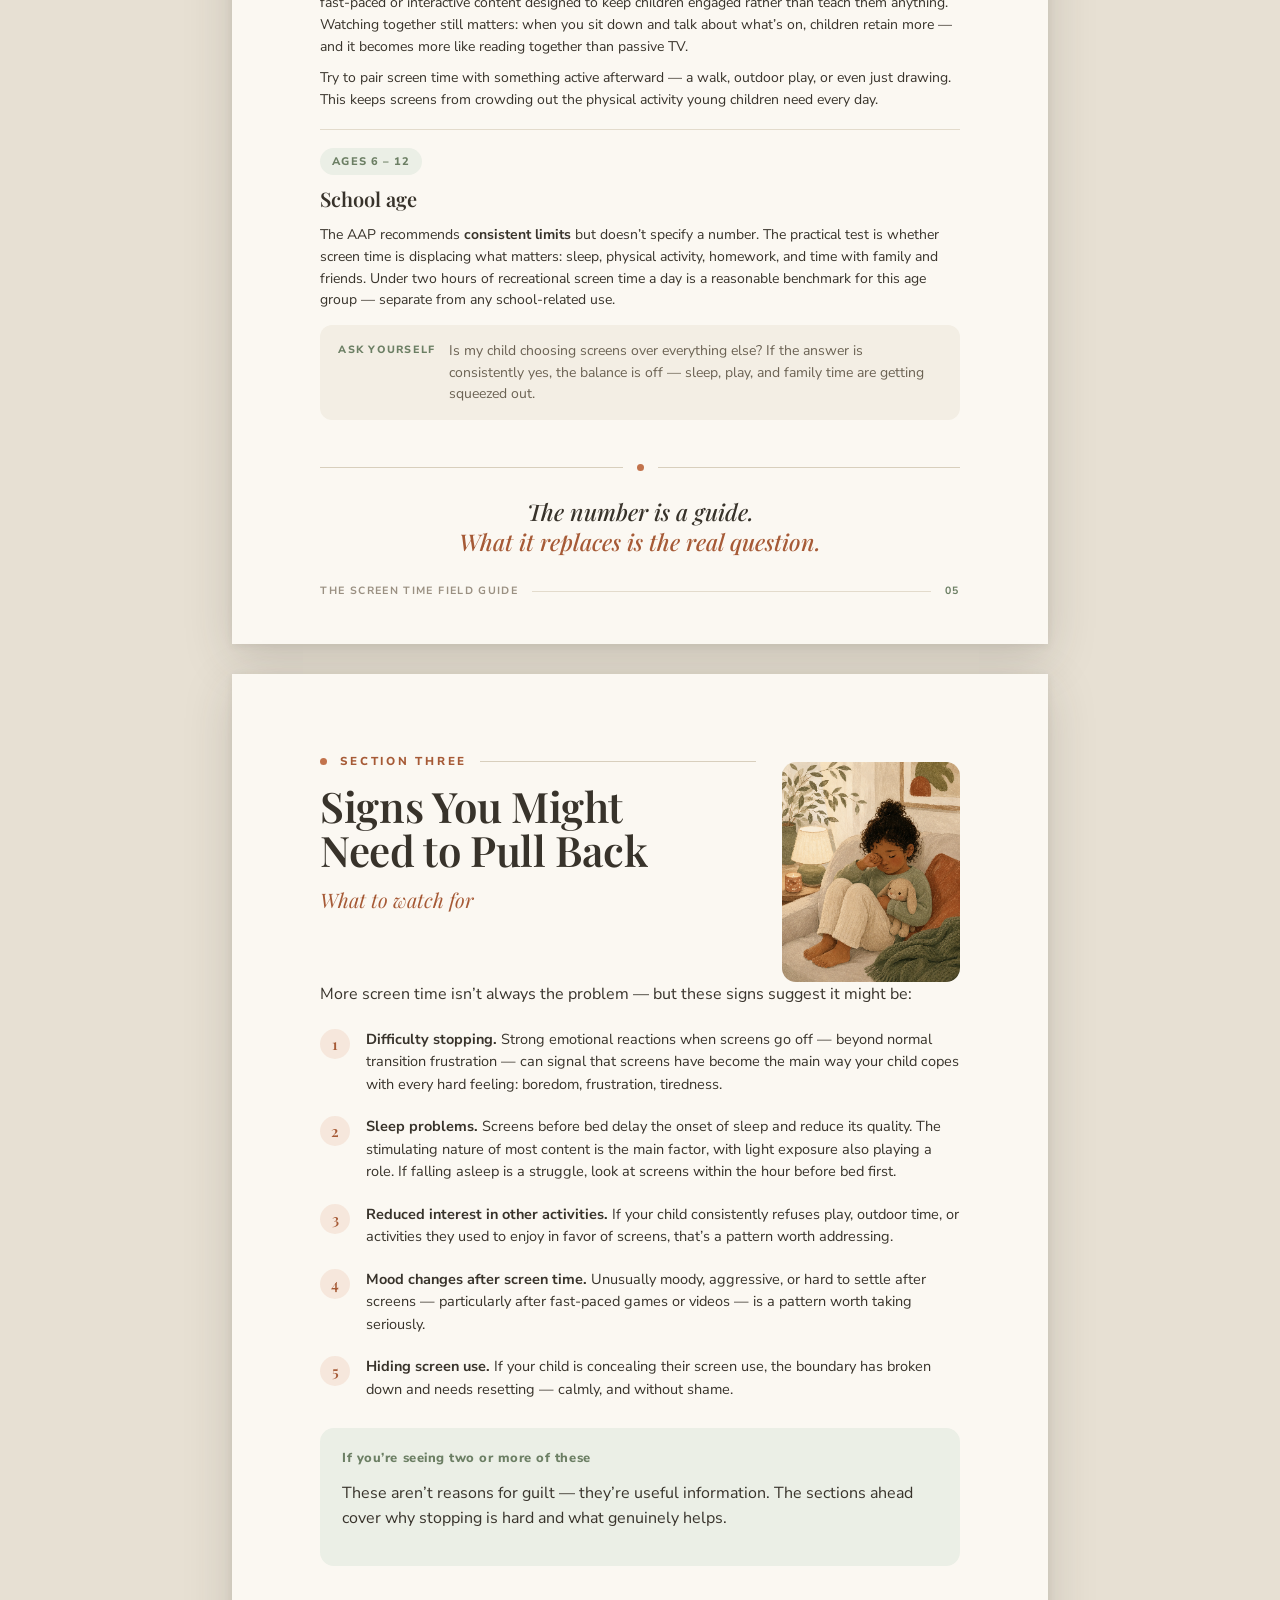
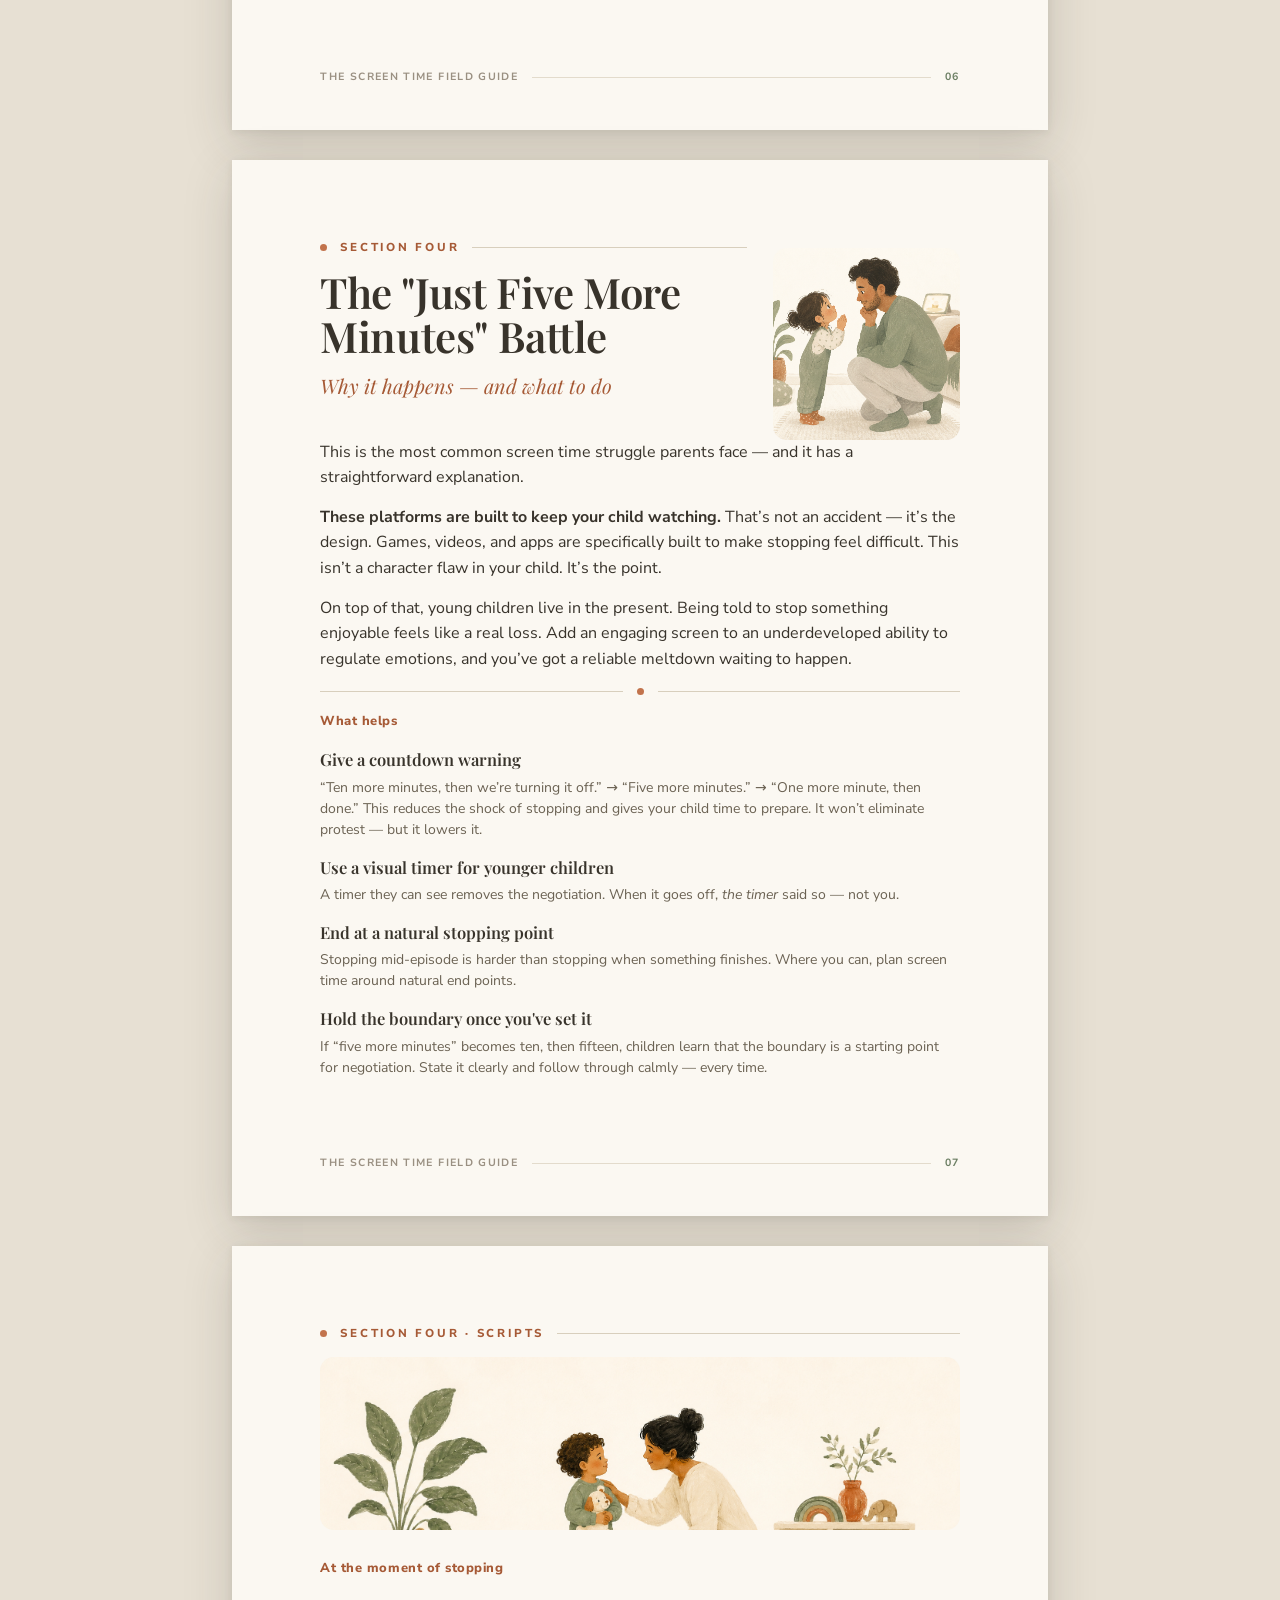
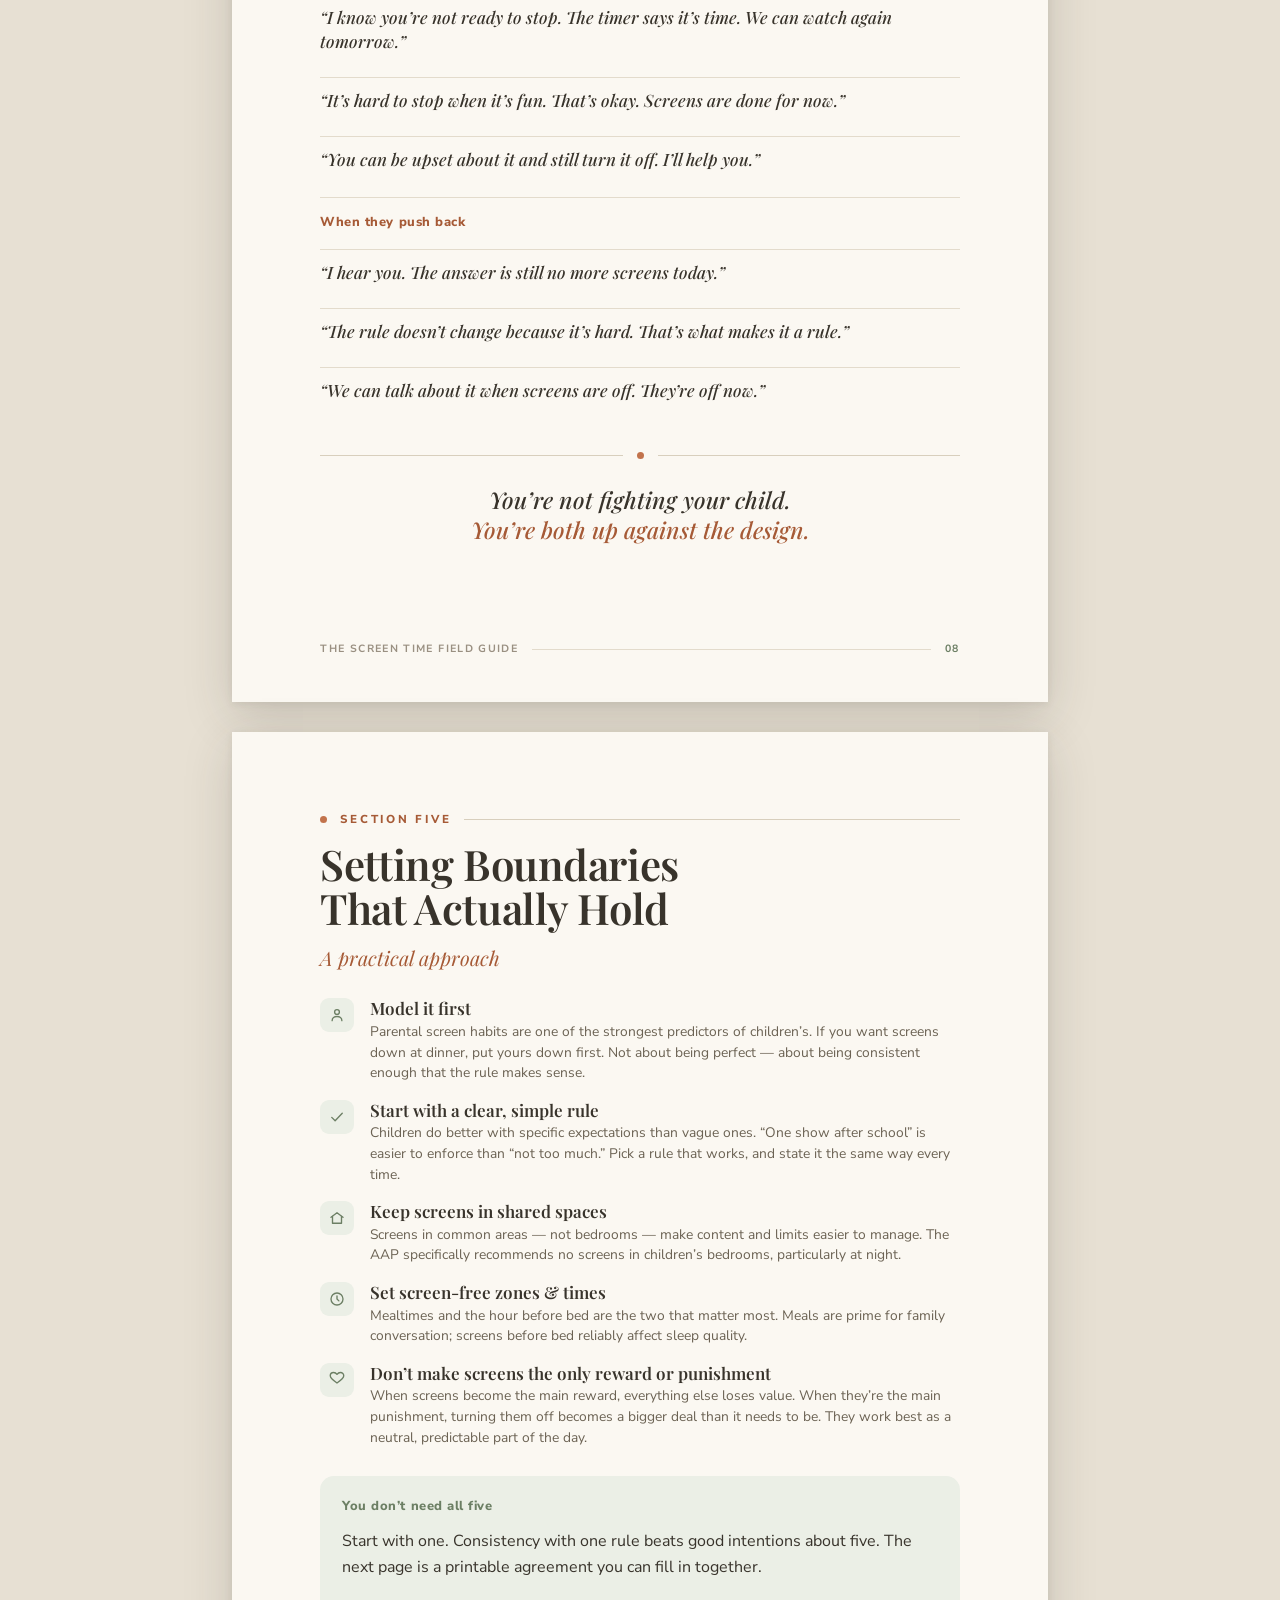
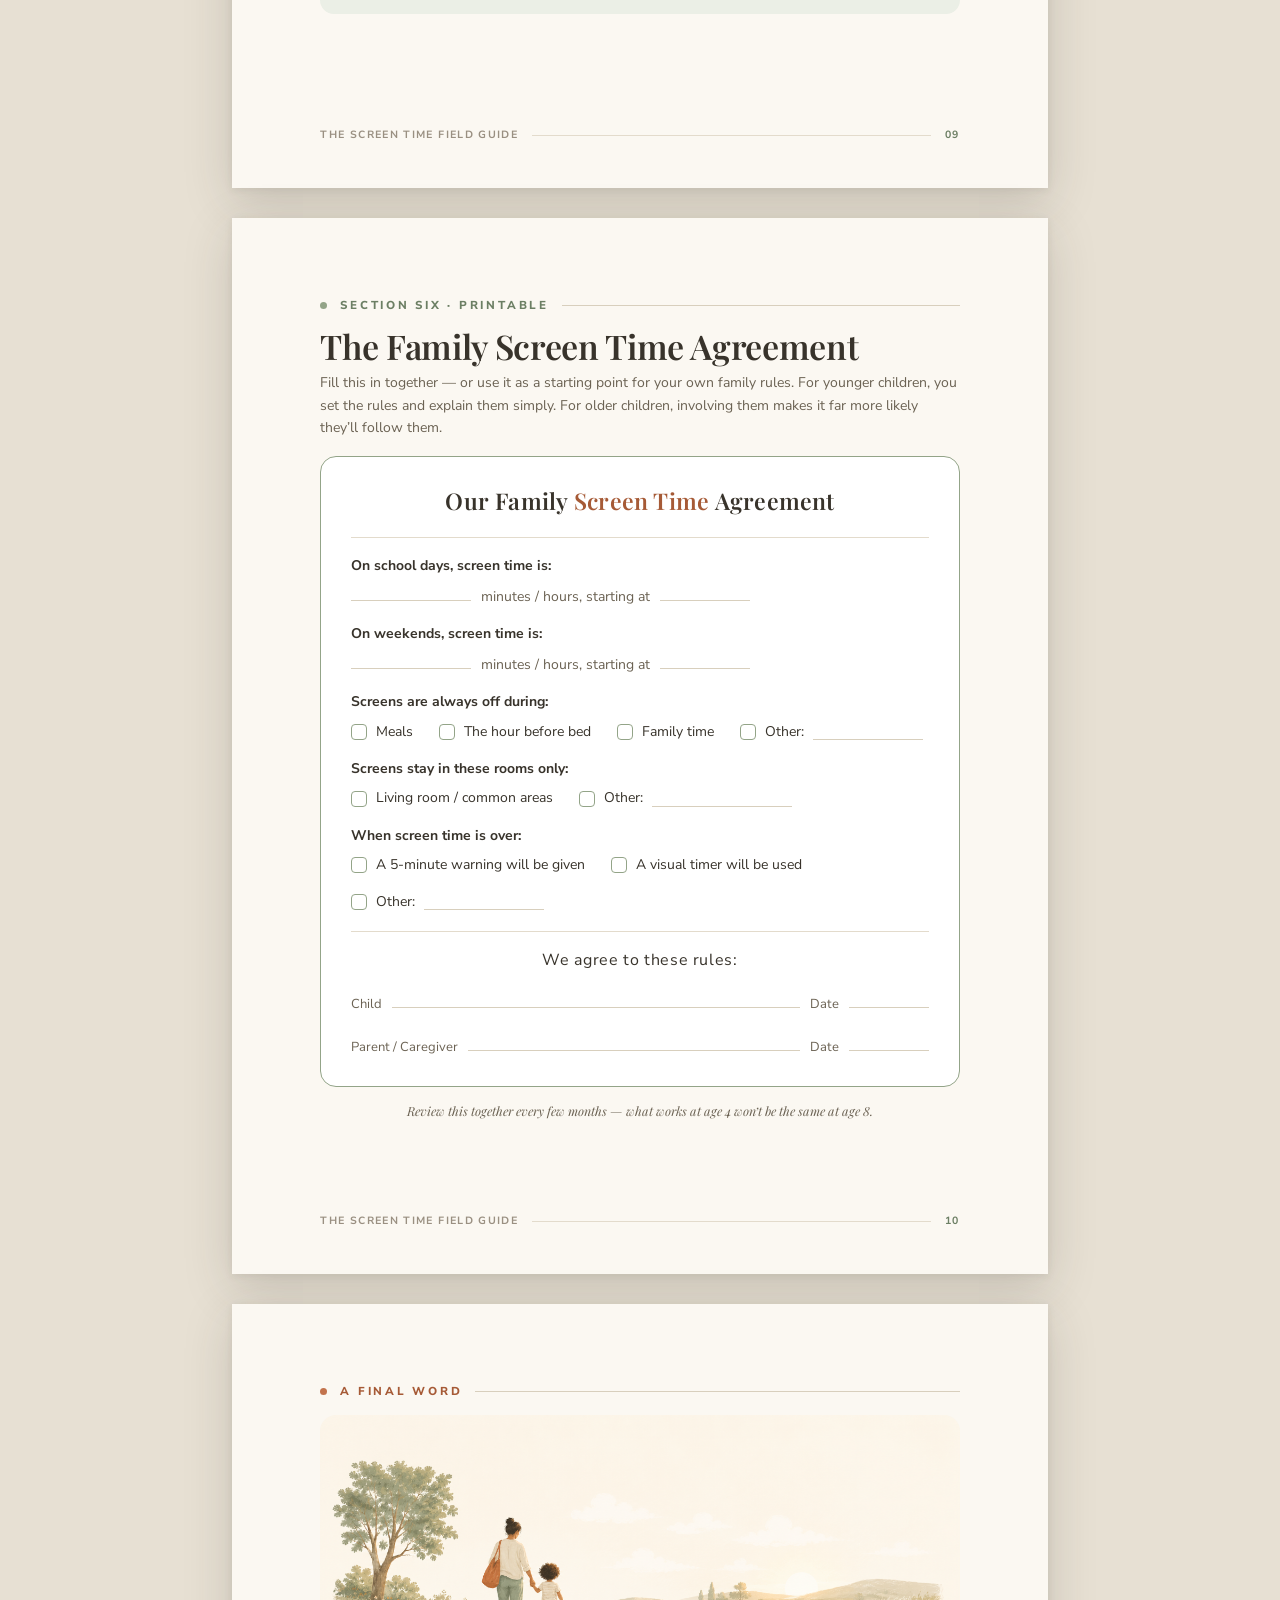
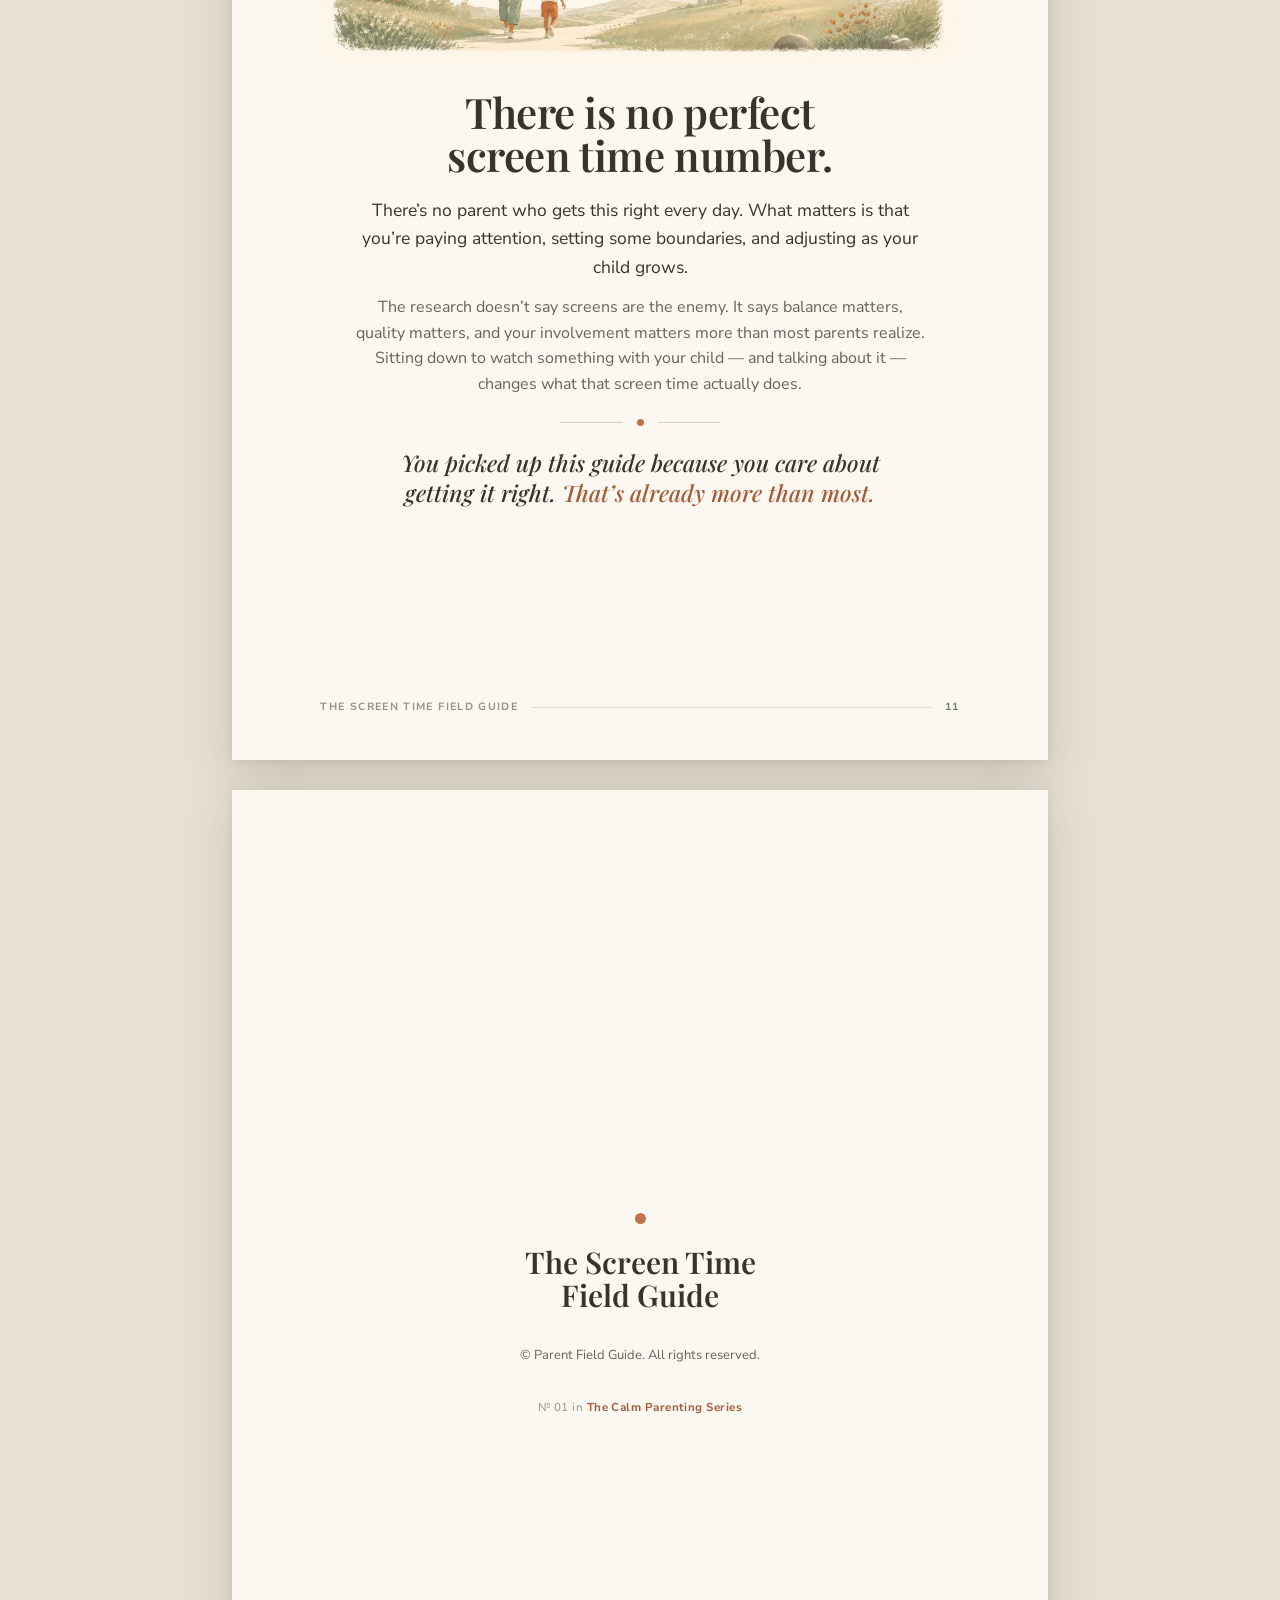
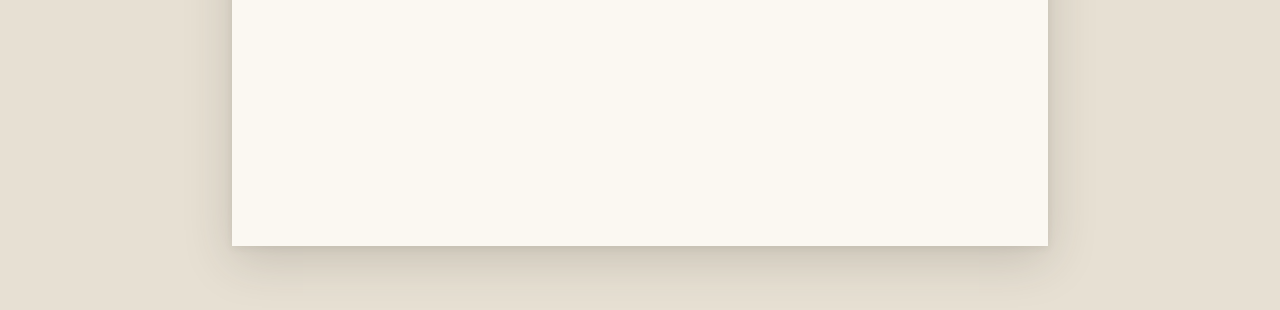
<file: screen-time/index.html>
<!DOCTYPE html>
<html lang="en">
<head>
<meta charset="UTF-8">
<meta name="viewport" content="width=device-width, initial-scale=1.0">
<title>The Screen Time Field Guide — Parent Field Guide</title>
<link rel="preconnect" href="https://fonts.googleapis.com">
<link rel="preconnect" href="https://fonts.gstatic.com" crossorigin>
<link href="https://fonts.googleapis.com/css2?family=Playfair+Display:ital,wght@0,400;0,500;0,600;0,700;1,400;1,500;1,600&family=Nunito+Sans:ital,opsz,wght@0,6..12,400;0,6..12,600;0,6..12,700;0,6..12,800;1,6..12,400&display=swap" rel="stylesheet">
<link rel="stylesheet" href="styles.css">
</head>
<body>
<div id="stage">
<div id="doc">

  <!-- ============================================================= 1 · COVER -->
  <section class="page cover" data-screen-label="Cover">
    <div class="inner">
      <div class="wordmark">
        <div class="brand"><span class="mk"></span>Parent Field Guide</div>
        <div class="ser">Field Guide № 01</div>
      </div>

      <div class="cover-hero">
        <img id="cover-hero" class="img-slot" style="border-radius:18px;object-fit:cover;" src="img/cover-hero.png" alt="A parent and child sitting close in soft window light, a tablet resting face-down on the table — warmth chosen over the screen. Calm, tender, unhurried.">
      </div>

      <div class="cover-title-wrap">
        <div class="eyebrow">The Calm Parenting Series</div>
        <h1>The Screen Time<br>Field Guide</h1>
        <p class="sub">What actually works — and what to do about it</p>
      </div>

      <div class="foot">
        <div class="divider short"><span class="d"></span></div>
        <div class="by">A guide by <span>Parent Field Guide</span></div>
      </div>
    </div>
  </section>

  <!-- ============================================================= 2 · NOTE -->
  <section class="page" data-screen-label="A Note Before We Start">
    <div class="body">
      <div class="kicker sage"><span class="dot"></span><span class="lab">Before we begin</span></div>

      <div class="row" style="align-items:flex-start;gap:30px;margin-bottom:30px;">
        <div class="c1">
          <h1 class="title">A Note Before<br>We Start</h1>
          <img id="spot-note" class="img-slot" style="width:100%;height:2.8in;margin-top:18px;border-radius:14px;object-fit:cover;" src="img/spot-note.png" alt="A warm mug in morning light / an open hand — &quot;let's take a breath.&quot; Quiet, welcoming.">
        </div>
      </div>

      <div class="divider tight"><span class="d"></span></div>

      <p class="lead" style="font-size:19px;line-height:1.7;margin-bottom:20px;">Screen time is one of the most guilt-laden topics in parenting right now. Every article seems to contradict the last one. <em>Too much screen time ruins your child. A little educational TV is fine. Screens are toxic. Screens are just a tool.</em></p>

      <p class="lead" style="font-size:19px;line-height:1.7;margin-bottom:20px;">The truth is more useful than the noise. This guide cuts through it — what the research actually says, by age, and what you can practically do about it.</p>

      <div class="divider" style="margin:32px 0;"><span class="d"></span></div>

      <p class="pull center" style="font-size:26px;">No judgment. <span class="accent">Just clarity.</span></p>
    </div>
    <div class="pagefoot"><span>The Screen Time Field Guide</span><span class="ln"></span><span class="pg">02</span></div>
  </section>

  <!-- ============================================================= 3 · SECTION 1 -->
  <section class="page" data-screen-label="Section 1 — What the Research Says">
    <div class="body">
      <div class="row" style="align-items:flex-start;">
        <div class="c1">
          <div class="kicker"><span class="dot"></span><span class="lab">Section One</span></div>
          <h1 class="title">What the Research<br>Actually Says</h1>
          <p class="dek">The honest version</p>
        </div>
        <img id="spot-research" class="img-slot" style="width:1.85in;height:1.85in;flex:none;margin-top:6px;border-radius:14px;object-fit:cover;" src="img/spot-research.png" alt="An open book with a soft leaf or heart — &quot;evidence, gently handled.&quot; Reassuring, grounded.">
      </div>

      <p>For years, the guidance on screen time was simple: none before age 2, one hour maximum for under-5s. The American Academy of Pediatrics (AAP) has since updated its position, and the shift is worth understanding.</p>

      <p>The latest AAP guidance moves away from strict time limits toward something more nuanced: <strong>quality, context, and balance matter more than minutes alone.</strong></p>

      <p>A child watching an educational program with a parent who talks about what’s happening is in a completely different situation than a child passively scrolling alone for the same amount of time. The research reflects this. It’s not just about how long — it’s about <em>what, with whom,</em> and <em>what it replaces.</em></p>

      <div class="cols2" style="margin:22px 0 6px;">
        <div class="panel terra">
          <h4 class="mini">What tends to cause problems</h4>
          <ul class="ticks warn">
            <li>Screen time that displaces sleep</li>
            <li>Screen time that replaces physical activity and outdoor play</li>
            <li>Passive, fast-paced content consumed alone</li>
            <li>Screens used to manage every moment of boredom or distress</li>
          </ul>
        </div>
        <div class="panel sage">
          <h4 class="mini">What tends to be fine</h4>
          <ul class="ticks good">
            <li>High-quality, slow-paced educational content</li>
            <li>Watching together with a parent who engages with it</li>
            <li>Video calls with family members</li>
            <li>Screen time that doesn’t displace sleep, play, or family time</li>
          </ul>
        </div>
      </div>

      <div class="divider"><span class="d"></span></div>
      <p class="pull center">It’s not about hitting a perfect number.<br><span class="accent">It’s about balance.</span></p>
    </div>
    <div class="pagefoot"><span>The Screen Time Field Guide</span><span class="ln"></span><span class="pg">03</span></div>
  </section>

  <!-- ============================================================= 4 · SECTION 2a -->
  <section class="page" data-screen-label="Section 2 — Screen Time By Age (1)">
    <div class="body">
      <div class="kicker"><span class="dot"></span><span class="lab">Section Two</span></div>
      <h1 class="title">Screen Time By Age</h1>
      <p class="dek">What the guidelines say — and why</p>

      <img id="banner-age" class="img-slot" style="width:100%;height:1.5in;margin:2px 0 20px;border-radius:14px;object-fit:cover;" src="img/banner-age.png" alt="A gentle &quot;child growing&quot; progression — baby to school-age — left to right. Soft, developmental, warm.">

      <div class="agecard">
        <div class="agehead"><span class="agechip">Under 18 months</span><h3>Learning lives off-screen</h3></div>
        <p>The AAP recommends <strong>no screen time at all</strong> for children under 18 months — with one exception: video calls with family. This isn’t arbitrary. At this age, children learn almost entirely through hands-on, real-world interaction with people. Research shows babies learn poorly from screens compared to a real person — even when the content is identical.</p>
        <p><strong>Background television counts, too.</strong> Studies show that a TV on in the background — even if no one is watching — disrupts attention and language development in babies and toddlers.</p>
        <div class="note"><span class="tag">In practice</span><p>This is one of the harder guidelines to follow, especially when you’re exhausted and a screen buys you ten minutes. You’re not failing if you use it occasionally. The guideline is about <em>habit</em>, not the occasional exception.</p></div>
      </div>

      <div class="agecard">
        <div class="agehead"><span class="agechip">18 months – 2 years</span><h3>Watch together, talk together</h3></div>
        <p>High-quality programming can be introduced from 18 months — but <strong>what you do while watching matters.</strong> Sit with your child. Talk about what you’re seeing. That’s the difference between passive consumption and something your child actually learns from. The WHO recommends keeping it under one hour a day, and less is better.</p>
      </div>
    </div>
    <div class="pagefoot"><span>The Screen Time Field Guide</span><span class="ln"></span><span class="pg">04</span></div>
  </section>

  <!-- ============================================================= 5 · SECTION 2b -->
  <section class="page" data-screen-label="Section 2 — Screen Time By Age (2)">
    <div class="body">
      <div class="kicker"><span class="dot"></span><span class="lab">Section Two · continued</span></div>

      <img id="banner-age2" class="img-slot" style="width:100%;height:1.8in;margin:2px 0 22px;border-radius:14px;object-fit:cover;object-position:center 15%;" src="img/Five2.PNG" alt="A child at play — drawing, building, or exploring outdoors. Active, warm, screen-free.">

      <div class="agecard" style="border-top:none;padding-top:0;">
        <div class="agehead"><span class="agechip">Ages 2 – 5</span><h3>Toddlers &amp; preschoolers</h3></div>
        <p>Up to <strong>one hour a day</strong> of high-quality content. Choose slow-paced, age-appropriate programs over fast-paced or interactive content designed to keep children engaged rather than teach them anything. Watching together still matters: when you sit down and talk about what’s on, children retain more — and it becomes more like reading together than passive TV.</p>
        <p>Try to pair screen time with something active afterward — a walk, outdoor play, or even just drawing. This keeps screens from crowding out the physical activity young children need every day.</p>
      </div>

      <div class="agecard">
        <div class="agehead"><span class="agechip">Ages 6 – 12</span><h3>School age</h3></div>
        <p>The AAP recommends <strong>consistent limits</strong> but doesn’t specify a number. The practical test is whether screen time is displacing what matters: sleep, physical activity, homework, and time with family and friends. Under two hours of recreational screen time a day is a reasonable benchmark for this age group — separate from any school-related use.</p>
        <div class="note"><span class="tag">Ask yourself</span><p>Is my child choosing screens over everything else? If the answer is consistently yes, the balance is off — sleep, play, and family time are getting squeezed out.</p></div>
      </div>

      <div class="divider"><span class="d"></span></div>
      <p class="pull center">The number is a guide.<br><span class="accent">What it replaces is the real question.</span></p>
    </div>
    <div class="pagefoot"><span>The Screen Time Field Guide</span><span class="ln"></span><span class="pg">05</span></div>
  </section>

  <!-- ============================================================= 6 · SECTION 3 -->
  <section class="page" data-screen-label="Section 3 — Signs to Pull Back">
    <div class="body">
      <div class="row" style="align-items:flex-start;">
        <div class="c1">
          <div class="kicker"><span class="dot"></span><span class="lab">Section Three</span></div>
          <h1 class="title">Signs You Might<br>Need to Pull Back</h1>
          <p class="dek">What to watch for</p>
        </div>
        <img id="spot-signs" class="img-slot" style="width:1.85in;height:2.3in;flex:none;margin-top:6px;border-radius:14px;object-fit:cover;" src="img/spot-signs.png" alt="A child rubbing tired eyes / a quiet restless moment — observed, not alarming. Empathetic, non-judgmental.">
      </div>

      <p style="margin-bottom:20px;">More screen time isn’t always the problem — but these signs suggest it might be:</p>

      <ul class="signs" style="gap:20px;">
        <li><span class="n">1</span><p><strong>Difficulty stopping.</strong> Strong emotional reactions when screens go off — beyond normal transition frustration — can signal that screens have become the main way your child copes with every hard feeling: boredom, frustration, tiredness.</p></li>
        <li><span class="n">2</span><p><strong>Sleep problems.</strong> Screens before bed delay the onset of sleep and reduce its quality. The stimulating nature of most content is the main factor, with light exposure also playing a role. If falling asleep is a struggle, look at screens within the hour before bed first.</p></li>
        <li><span class="n">3</span><p><strong>Reduced interest in other activities.</strong> If your child consistently refuses play, outdoor time, or activities they used to enjoy in favor of screens, that’s a pattern worth addressing.</p></li>
        <li><span class="n">4</span><p><strong>Mood changes after screen time.</strong> Unusually moody, aggressive, or hard to settle after screens — particularly after fast-paced games or videos — is a pattern worth taking seriously.</p></li>
        <li><span class="n">5</span><p><strong>Hiding screen use.</strong> If your child is concealing their screen use, the boundary has broken down and needs resetting — calmly, and without shame.</p></li>
      </ul>

      <div class="panel sage" style="margin-top:28px;">
        <h4 class="mini" style="color:var(--sage-deep);">If you’re seeing two or more of these</h4>
        <p>These aren’t reasons for guilt — they’re useful information. The sections ahead cover why stopping is hard and what genuinely helps.</p>
      </div>
    </div>
    <div class="pagefoot"><span>The Screen Time Field Guide</span><span class="ln"></span><span class="pg">06</span></div>
  </section>

  <!-- ============================================================= 7 · SECTION 4a -->
  <section class="page" data-screen-label="Section 4 — Five More Minutes (1)">
    <div class="body">
      <div class="row" style="align-items:flex-start;">
        <div class="c1">
          <div class="kicker"><span class="dot"></span><span class="lab">Section Four</span></div>
          <h1 class="title">The "Just Five More<br>Minutes" Battle</h1>
          <p class="dek">Why it happens — and what to do</p>
        </div>
        <img id="spot-five" class="img-slot" style="width:1.95in;height:2in;flex:none;margin-top:6px;border-radius:14px;object-fit:cover;" src="img/spot-five.png" alt="The universal negotiation — a small child bargaining, a parent calm and steady. Warm, lightly humorous.">
      </div>

      <p>This is the most common screen time struggle parents face — and it has a straightforward explanation.</p>

      <p><strong>These platforms are built to keep your child watching.</strong> That’s not an accident — it’s the design. Games, videos, and apps are specifically built to make stopping feel difficult. This isn’t a character flaw in your child. It’s the point.</p>

      <p>On top of that, young children live in the present. Being told to stop something enjoyable feels like a real loss. Add an engaging screen to an underdeveloped ability to regulate emotions, and you’ve got a reliable meltdown waiting to happen.</p>

      <div class="divider tight"><span class="d"></span></div>
      <h4 class="mini" style="margin-bottom:14px;">What helps</h4>
      <div class="help">
        <div class="item">
          <h4 class="sub">Give a countdown warning</h4>
          <p>&#x201C;Ten more minutes, then we&#x2019;re turning it off.&#x201D; &#x2192; &#x201C;Five more minutes.&#x201D; &#x2192; &#x201C;One more minute, then done.&#x201D; This reduces the shock of stopping and gives your child time to prepare. It won&#x2019;t eliminate protest — but it lowers it.</p>
        </div>
        <div class="item">
          <h4 class="sub">Use a visual timer for younger children</h4>
          <p>A timer they can see removes the negotiation. When it goes off, <em>the timer</em> said so — not you.</p>
        </div>
        <div class="item">
          <h4 class="sub">End at a natural stopping point</h4>
          <p>Stopping mid-episode is harder than stopping when something finishes. Where you can, plan screen time around natural end points.</p>
        </div>
        <div class="item">
          <h4 class="sub">Hold the boundary once you've set it</h4>
          <p>If &#x201C;five more minutes&#x201D; becomes ten, then fifteen, children learn that the boundary is a starting point for negotiation. State it clearly and follow through calmly — every time.</p>
        </div>
      </div>
    </div>
    <div class="pagefoot"><span>The Screen Time Field Guide</span><span class="ln"></span><span class="pg">07</span></div>
  </section>

  <!-- ============================================================= 8 · SCRIPTS -->
  <section class="page" data-screen-label="Section 4 — Scripts">
    <div class="body">
      <div class="kicker"><span class="dot"></span><span class="lab">Section Four · Scripts</span></div>

      <img id="spot-scripts" class="img-slot" style="width:100%;height:1.8in;margin:2px 0 24px;border-radius:14px;object-fit:cover;object-position:center 15%;" src="img/722F6E5B-6D19-437C-B132-5F2824204F21.PNG" alt="A calm parent-child moment after screens — warm, unhurried, grounded.">

      <div class="scripts">
        <div class="qm" style="font-family:Georgia,serif;">&#x201D;</div>
        <h4 class="mini">At the moment of stopping</h4>
        <p class="line">&#x201C;I know you&#x2019;re not ready to stop. The timer says it&#x2019;s time. We can watch again tomorrow.&#x201D;</p>
        <p class="line">&#x201C;It&#x2019;s hard to stop when it&#x2019;s fun. That&#x2019;s okay. Screens are done for now.&#x201D;</p>
        <p class="line">&#x201C;You can be upset about it <em>and</em> still turn it off. I&#x2019;ll help you.&#x201D;</p>
        <h4 class="mini" style="margin-top:16px;border-top:1px solid var(--line);padding-top:14px;">When they push back</h4>
        <p class="line">&#x201C;I hear you. The answer is still no more screens today.&#x201D;</p>
        <p class="line">&#x201C;The rule doesn&#x2019;t change because it&#x2019;s hard. That&#x2019;s what makes it a rule.&#x201D;</p>
        <p class="line">&#x201C;We can talk about it when screens are off. They&#x2019;re off now.&#x201D;</p>
      </div>

      <div class="divider"><span class="d"></span></div>
      <p class="pull center">You&#x2019;re not fighting your child.<br><span class="accent">You&#x2019;re both up against the design.</span></p>
    </div>
    <div class="pagefoot"><span>The Screen Time Field Guide</span><span class="ln"></span><span class="pg">08</span></div>
  </section>

  <!-- ============================================================= 9 · SECTION 5 -->
  <section class="page" data-screen-label="Section 5 — Boundaries That Hold">
    <div class="body">
      <div class="kicker"><span class="dot"></span><span class="lab">Section Five</span></div>
      <h1 class="title">Setting Boundaries<br>That Actually Hold</h1>
      <p class="dek">A practical approach</p>

      <div class="rules" style="margin-top:6px;">
        <div class="rule">
          <span class="ic"><svg width="18" height="18" viewBox="0 0 24 24" fill="none" stroke="currentColor" stroke-width="1.8" stroke-linecap="round" stroke-linejoin="round"><circle cx="12" cy="8" r="3.2"/><path d="M5.5 19.5c0-3.3 2.9-5.5 6.5-5.5s6.5 2.2 6.5 5.5"/></svg></span>
          <div><h3 class="sub">Model it first</h3><p>Parental screen habits are one of the strongest predictors of children’s. If you want screens down at dinner, put yours down first. Not about being perfect — about being consistent enough that the rule makes sense.</p></div>
        </div>
        <div class="rule">
          <span class="ic"><svg width="18" height="18" viewBox="0 0 24 24" fill="none" stroke="currentColor" stroke-width="1.8" stroke-linecap="round" stroke-linejoin="round"><path d="M5 12.5l4.5 4.5L19 7"/></svg></span>
          <div><h3 class="sub">Start with a clear, simple rule</h3><p>Children do better with specific expectations than vague ones. &#x201C;One show after school&#x201D; is easier to enforce than &#x201C;not too much.&#x201D; Pick a rule that works, and state it the same way every time.</p></div>
        </div>
        <div class="rule">
          <span class="ic"><svg width="18" height="18" viewBox="0 0 24 24" fill="none" stroke="currentColor" stroke-width="1.8" stroke-linecap="round" stroke-linejoin="round"><path d="M4 11l8-6 8 6"/><path d="M6 10v9h12v-9"/></svg></span>
          <div><h3 class="sub">Keep screens in shared spaces</h3><p>Screens in common areas — not bedrooms — make content and limits easier to manage. The AAP specifically recommends no screens in children’s bedrooms, particularly at night.</p></div>
        </div>
        <div class="rule">
          <span class="ic"><svg width="18" height="18" viewBox="0 0 24 24" fill="none" stroke="currentColor" stroke-width="1.8" stroke-linecap="round" stroke-linejoin="round"><circle cx="12" cy="12" r="8"/><path d="M12 8v4l2.5 2.5"/></svg></span>
          <div><h3 class="sub">Set screen-free zones &amp; times</h3><p>Mealtimes and the hour before bed are the two that matter most. Meals are prime for family conversation; screens before bed reliably affect sleep quality.</p></div>
        </div>
        <div class="rule">
          <span class="ic"><svg width="18" height="18" viewBox="0 0 24 24" fill="none" stroke="currentColor" stroke-width="1.8" stroke-linecap="round" stroke-linejoin="round"><path d="M12 4.5s-1.8-2.5-4.5-2.5C4.7 2 3 4 3 6.4 3 10 7.5 13 12 16c4.5-3 9-6 9-9.6C21 4 19.3 2 16.5 2 13.8 2 12 4.5 12 4.5z"/></svg></span>
          <div><h3 class="sub">Don’t make screens the only reward or punishment</h3><p>When screens become the main reward, everything else loses value. When they’re the main punishment, turning them off becomes a bigger deal than it needs to be. They work best as a neutral, predictable part of the day.</p></div>
        </div>
      </div>

      <div class="panel sage" style="margin-top:28px;">
        <h4 class="mini" style="color:var(--sage-deep);">You don&#x2019;t need all five</h4>
        <p>Start with one. Consistency with one rule beats good intentions about five. The next page is a printable agreement you can fill in together.</p>
      </div>
    </div>
    <div class="pagefoot"><span>The Screen Time Field Guide</span><span class="ln"></span><span class="pg">09</span></div>
  </section>

  <!-- ============================================================= 10 · SECTION 6 — AGREEMENT -->
  <section class="page" data-screen-label="Section 6 — Family Agreement (fillable)">
    <div class="body">
      <div class="kicker sage"><span class="dot"></span><span class="lab">Section Six · Printable</span></div>
      <h1 class="title" style="font-size:34px;margin-bottom:8px;">The Family Screen Time Agreement</h1>
      <p class="soft" style="font-size:14px;margin-bottom:16px;">Fill this in together — or use it as a starting point for your own family rules. For younger children, you set the rules and explain them simply. For older children, involving them makes it far more likely they’ll follow them.</p>

      <div class="agreement">
        <div class="doctitle">Our Family <span class="accent">Screen Time</span> Agreement</div>
        <div class="ag-divider"></div>

        <div class="ag-field">
          <p class="q">On school days, screen time is:</p>
          <div class="fillrow"><span class="blank" style="min-width:120px;"></span> minutes / hours, starting at <span class="blank" style="min-width:90px;"></span></div>
        </div>
        <div class="ag-field">
          <p class="q">On weekends, screen time is:</p>
          <div class="fillrow"><span class="blank" style="min-width:120px;"></span> minutes / hours, starting at <span class="blank" style="min-width:90px;"></span></div>
        </div>

        <div class="ag-field">
          <p class="q">Screens are always off during:</p>
          <div class="checkrow">
            <span class="chk"><span class="box"></span>Meals</span>
            <span class="chk"><span class="box"></span>The hour before bed</span>
            <span class="chk"><span class="box"></span>Family time</span>
            <span class="chk"><span class="box"></span>Other: <span class="blank" style="min-width:110px;"></span></span>
          </div>
        </div>

        <div class="ag-field">
          <p class="q">Screens stay in these rooms only:</p>
          <div class="checkrow">
            <span class="chk"><span class="box"></span>Living room / common areas</span>
            <span class="chk"><span class="box"></span>Other: <span class="blank" style="min-width:140px;"></span></span>
          </div>
        </div>

        <div class="ag-field">
          <p class="q">When screen time is over:</p>
          <div class="checkrow">
            <span class="chk"><span class="box"></span>A 5-minute warning will be given</span>
            <span class="chk"><span class="box"></span>A visual timer will be used</span>
            <span class="chk"><span class="box"></span>Other: <span class="blank" style="min-width:120px;"></span></span>
          </div>
        </div>

        <div class="ag-divider"></div>
        <p class="q center" style="margin:14px 0 10px;letter-spacing:.04em;">We agree to these rules:</p>
        <div class="sigrow">
          <div class="sig">
            <div class="lines"><span style="font-size:13px;color:var(--ink-soft);">Child</span><span class="blank fill"></span><span style="font-size:13px;color:var(--ink-soft);">Date</span><span class="blank" style="min-width:80px;"></span></div>
          </div>
        </div>
        <div class="sigrow" style="margin-top:18px;">
          <div class="sig">
            <div class="lines"><span style="font-size:13px;color:var(--ink-soft);">Parent / Caregiver</span><span class="blank fill"></span><span style="font-size:13px;color:var(--ink-soft);">Date</span><span class="blank" style="min-width:80px;"></span></div>
          </div>
        </div>
      </div>

      <p class="soft center" style="font-size:12.5px;font-style:italic;font-family:var(--font-head);margin-top:14px;">Review this together every few months — what works at age 4 won’t be the same at age 8.</p>
    </div>
    <div class="pagefoot"><span>The Screen Time Field Guide</span><span class="ln"></span><span class="pg">10</span></div>
  </section>

  <!-- ============================================================= 11 · FINAL WORD -->
  <section class="page" data-screen-label="A Final Word">
    <div class="body">
      <div class="kicker"><span class="dot"></span><span class="lab">A Final Word</span></div>

      <img id="spot-final" class="img-slot" style="width:100%;height:2.6in;margin:4px 0 26px;border-radius:16px;object-fit:cover;" src="img/spot-final.png" alt="A parent and child walking outside toward soft light — life beyond screens. Warm, hopeful, unhurried.">

      <h1 class="title center" style="margin:0 auto 18px;max-width:6in;">There is no perfect<br>screen time number.</h1>

      <p class="lead center" style="max-width:6in;margin:0 auto 14px;">There’s no parent who gets this right every day. What matters is that you’re paying attention, setting some boundaries, and adjusting as your child grows.</p>

      <p class="center" style="max-width:6in;margin:0 auto 14px;color:var(--ink-soft);">The research doesn’t say screens are the enemy. It says balance matters, quality matters, and your involvement matters more than most parents realize. Sitting down to watch something with your child — and talking about it — changes what that screen time actually does.</p>

      <div class="divider short"><span class="d"></span></div>

      <p class="pull center" style="max-width:6in;margin:0 auto;">You picked up this guide because you care about getting it right. <span class="accent">That’s already more than most.</span></p>
    </div>
    <div class="pagefoot"><span>The Screen Time Field Guide</span><span class="ln"></span><span class="pg">11</span></div>
  </section>

  <!-- ============================================================= 12 · COLOPHON -->
  <section class="page colophon" data-screen-label="Colophon">
    <div class="inner">
      <div class="mk"></div>
      <h2>The Screen Time<br>Field Guide</h2>
      <p class="copy" style="margin-top:18px;">© Parent Field Guide. All rights reserved.</p>
      <p class="series" style="margin-top:18px;">№ 01 in <span class="now">The Calm Parenting Series</span></p>
    </div>
  </section>

</div>
</div>

<script>
  (function(){
    var stage = document.getElementById('stage');
    var doc   = document.getElementById('doc');
    function fit(){
      // Print / no-stage guard
      var pageEl = doc.querySelector('.page');
      if(!pageEl) return;
      var pageW = pageEl.offsetWidth || 816;
      var avail = window.innerWidth;
      var pad   = avail < 700 ? 16 : 48;
      var scale = Math.min(1, (avail - pad) / pageW);
      doc.style.transform = 'scale(' + scale + ')';
      doc.style.left = Math.max(0, (avail - pageW * scale) / 2) + 'px';
      stage.style.height = (doc.scrollHeight * scale) + 'px';
    }
    window.addEventListener('resize', fit);
    window.addEventListener('load', fit);
    if (document.fonts && document.fonts.ready) document.fonts.ready.then(function(){ setTimeout(fit, 50); });
    fit();
    setTimeout(fit, 300);
    setTimeout(fit, 1200);
  })();
</script>

<template id="__bundler_thumbnail">
  <svg viewBox="0 0 100 100" xmlns="http://www.w3.org/2000/svg">
    <rect width="100" height="100" fill="#EBEFE6"/>
    <rect x="30" y="22" width="40" height="52" rx="5" fill="#FBF8F2" stroke="#C2734C" stroke-width="2"/>
    <line x1="38" y1="38" x2="62" y2="38" stroke="#93A488" stroke-width="2"/>
    <circle cx="50" cy="50" r="2.6" fill="#C2734C"/>
    <line x1="38" y1="62" x2="62" y2="62" stroke="#D8CFBD" stroke-width="2"/>
  </svg>
</template>
</body>
</html>
</file>
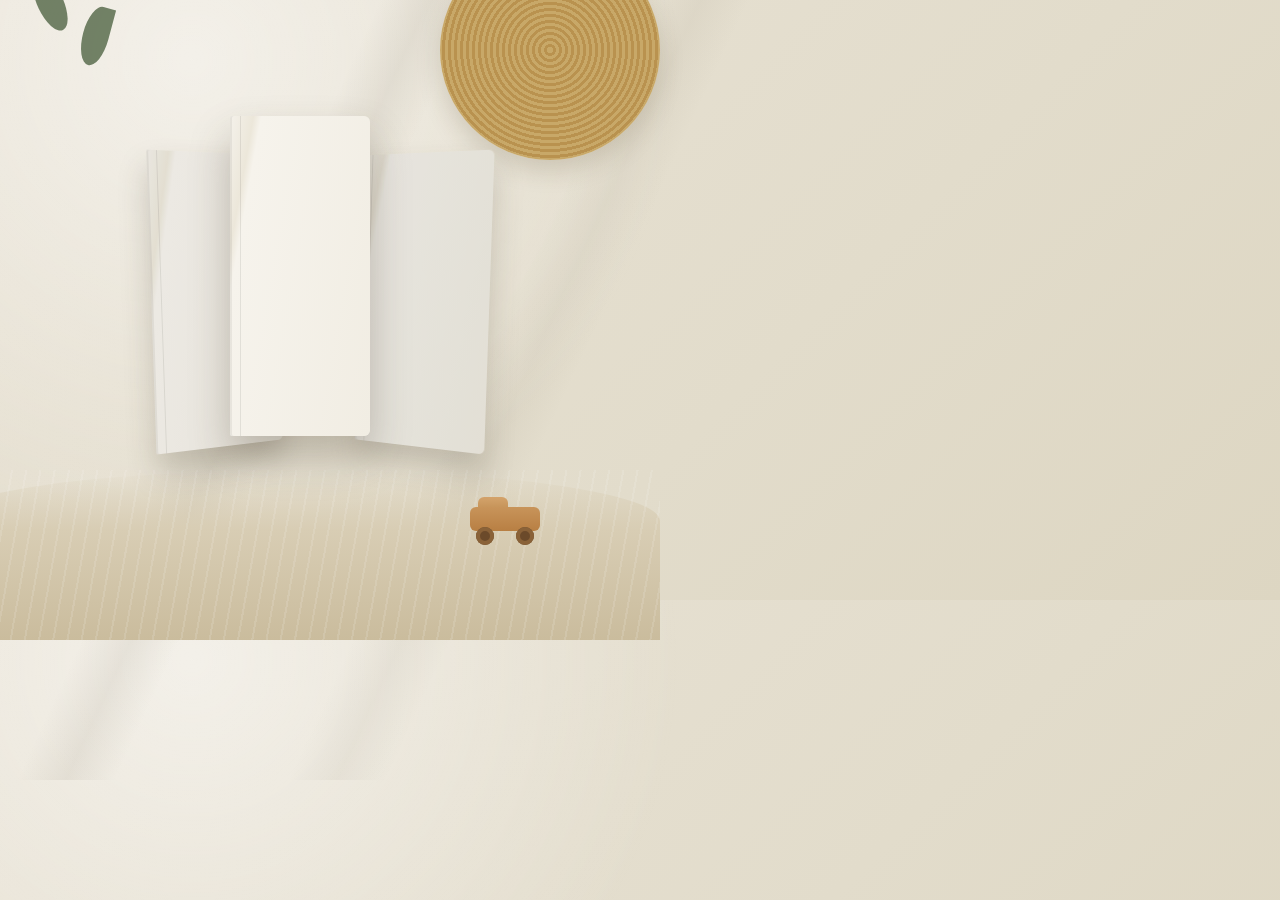
<file: mockup-demo.html>
<!DOCTYPE html>
<html lang="en">
<head>
<meta charset="UTF-8">
<title>Book Mockup</title>
<style>
  *{margin:0;padding:0;box-sizing:border-box;}
  body{
    width:600px;height:600px;
    display:flex;align-items:center;justify-content:center;
    background:
      radial-gradient(circle at 15% 10%, rgba(255,255,255,.5), transparent 40%),
      linear-gradient(135deg,#e9e3d6,#e2dccb 60%,#ddd6c2);
    font-family:sans-serif;
    overflow:hidden;
    position:relative;
  }

  /* soft diagonal light/shadow streaks across the scene */
  .light-streak{
    position:absolute;
    top:-10%;left:-10%;
    width:140%;height:140%;
    background:linear-gradient(115deg,
      transparent 0%, transparent 38%,
      rgba(120,110,90,.10) 42%,
      transparent 46%,
      transparent 60%,
      rgba(120,110,90,.07) 64%,
      transparent 68%);
    pointer-events:none;
  }

  /* woven placemat, top right */
  .mat{
    position:absolute;
    top:-60px;right:-60px;
    width:220px;height:220px;
    border-radius:50%;
    background:
      repeating-radial-gradient(circle at center,
        #c8a868 0px, #c8a868 3px,
        #b9924f 3px, #b9924f 6px);
    box-shadow:0 10px 25px rgba(80,60,30,.18);
  }

  /* fabric throw across the bottom */
  .fabric{
    position:absolute;
    bottom:-40px;left:-10%;
    width:120%;height:170px;
    background:linear-gradient(180deg, transparent, #d8cdb4 35%, #cabc9d);
    border-radius:50% 50% 0 0 / 30% 30% 0 0;
  }
  .fabric::before{
    content:"";
    position:absolute;inset:0;
    background-image:repeating-linear-gradient(100deg,
      rgba(255,255,255,.12) 0 2px,
      transparent 2px 14px);
    mix-blend-mode:overlay;
  }

  /* leaf, top left */
  .leaf{
    position:absolute;
    top:-30px;left:20px;
    width:140px;height:200px;
    opacity:.85;
  }
  .leaf::before, .leaf::after{
    content:"";
    position:absolute;
    width:26px;height:60px;
    background:#5b6e4f;
    border-radius:50% 0 50% 50%;
    transform-origin:bottom center;
  }
  .leaf::before{top:0;left:30px;transform:rotate(-25deg);}
  .leaf::after{top:35px;left:55px;transform:rotate(15deg);}

  /* wooden toy, bottom right */
  .toy{
    position:absolute;
    bottom:55px;right:60px;
    width:70px;height:46px;
  }
  .toy .body{
    position:absolute;bottom:14px;left:0;
    width:70px;height:24px;
    background:linear-gradient(180deg,#c8945a,#b87f43);
    border-radius:6px;
  }
  .toy .cab{
    position:absolute;bottom:30px;left:8px;
    width:30px;height:18px;
    background:linear-gradient(180deg,#d4a36b,#bd8a4e);
    border-radius:6px 6px 0 0;
  }
  .toy .wheel{
    position:absolute;bottom:0;width:18px;height:18px;
    background:#6b4a2a;border-radius:50%;
    box-shadow:inset 0 0 0 4px #8a6238;
  }
  .toy .wheel.l{left:6px;}
  .toy .wheel.r{left:46px;}

  /* the three fanned books */
  .books{
    position:relative;
    width:300px;height:340px;
    perspective:900px;
  }
  .book{
    position:absolute;
    bottom:20px;left:50%;
    width:140px;height:300px;
    background:linear-gradient(100deg,#f4f1ea 0%, #ece7da 12%, #f6f3ec 16%, #f1ede3 100%);
    border-radius:2px 6px 6px 2px;
    box-shadow:
      inset 2px 0 0 rgba(0,0,0,.06),
      0 18px 30px rgba(70,58,40,.22);
  }
  .book::before{
    content:"";
    position:absolute;
    left:10px;top:0;bottom:0;width:1px;
    background:rgba(0,0,0,.08);
  }
  .book.left{
    transform:translateX(-145px) rotateY(28deg) translateZ(-20px) rotate(-2deg);
    z-index:1;
    filter:brightness(.96);
  }
  .book.right{
    transform:translateX(45px) rotateY(-28deg) translateZ(-20px) rotate(2deg);
    z-index:1;
    filter:brightness(.94);
  }
  .book.center{
    transform:translateX(-70px) translateY(-14px);
    height:320px;
    z-index:2;
    box-shadow:
      inset 2px 0 0 rgba(0,0,0,.06),
      0 22px 40px rgba(70,58,40,.28);
  }
</style>
</head>
<body>
  <div class="light-streak"></div>
  <div class="mat"></div>
  <div class="fabric"></div>
  <div class="leaf"></div>
  <div class="toy">
    <div class="cab"></div>
    <div class="body"></div>
    <div class="wheel l"></div>
    <div class="wheel r"></div>
  </div>

  <div class="books">
    <div class="book left"></div>
    <div class="book right"></div>
    <div class="book center"></div>
  </div>
</body>
</html>
</file>
<file: screen-time/styles.css>
/* =========================================================================
   THE SCREEN TIME FIELD GUIDE — Digital Guide Vault
   Design system: warm, clean, trustworthy.
   Fraunces (headings) · Nunito Sans (body)
   Palette: soft white · warm grey · dusty sage · warm terracotta
   US Letter (8.5 × 11in), print-ready + on-screen scaled.
   ========================================================================= */

:root{
  /* Surfaces */
  --paper:        #FBF8F2;   /* soft white — page */
  --paper-2:      #F3EEE4;   /* warm panel */
  --shell:        #E7E0D3;   /* warm grey screen backdrop */

  /* Ink */
  --ink:          #38332B;   /* warm near-black */
  --ink-soft:     #6B6253;   /* warm grey body alt */
  --muted:        #9A9082;   /* warm grey light */

  /* Lines */
  --line:         #E3DBCC;
  --line-2:       #D8CFBD;

  /* Dusty sage */
  --sage:         #93A488;
  --sage-deep:    #6C7F64;
  --sage-tint:    #EBEFE6;
  --sage-tint-2:  #E0E7DA;

  /* Warm terracotta */
  --terra:        #C2734C;
  --terra-deep:   #A65A36;
  --terra-tint:   #F6E7DC;
  --terra-tint-2: #F0D9C9;

  --font-head: 'Playfair Display', Georgia, 'Times New Roman', serif;
  --font-body: 'Nunito Sans', system-ui, -apple-system, sans-serif;

  /* US Letter */
  --pw: 8.5in;
  --ph: 11in;
  --mx: 0.92in;   /* side margin */
  --mt: 0.85in;   /* top margin */
  --mb: 0.78in;   /* bottom margin */
}

*{ box-sizing:border-box; }

html,body{ margin:0; padding:0; }

body{
  background:var(--shell);
  color:var(--ink);
  font-family:var(--font-body);
  font-size:16px;
  line-height:1.6;
  -webkit-font-smoothing:antialiased;
  text-rendering:optimizeLegibility;
}

/* ---- screen scaling shell ------------------------------------------------ */
#stage{ position:relative; width:100%; }
#doc{
  position:absolute; top:0; left:0;
  display:flex; flex-direction:column; align-items:center;
  gap:30px; padding:44px 0 64px;
  transform-origin:top left;
}

/* ---- the page ------------------------------------------------------------ */
.page{
  position:relative;
  width:var(--pw);
  height:var(--ph);
  background:var(--paper);
  overflow:hidden;
  box-shadow:0 14px 46px rgba(56,51,43,.18), 0 2px 8px rgba(56,51,43,.08);
  padding:var(--mt) var(--mx) var(--mb);
  display:flex;
  flex-direction:column;
}

/* default content column flows; footer pinned */
.page > .body{ flex:1; min-height:0; }

/* ---- running footer ------------------------------------------------------ */
.pagefoot{
  position:absolute;
  left:var(--mx); right:var(--mx); bottom:0.46in;
  display:flex; align-items:center; gap:14px;
  font-size:10.5px; letter-spacing:.13em; text-transform:uppercase;
  color:var(--muted); font-weight:700;
}
.pagefoot .ln{ flex:1; height:1px; background:var(--line); }
.pagefoot .pg{ color:var(--sage-deep); }

/* =========================================================================
   TYPE
   ========================================================================= */
h1,h2,h3,h4{ font-family:var(--font-head); font-optical-sizing:auto; margin:0; font-weight:600; color:var(--ink); }

.kicker{
  display:flex; align-items:center; gap:13px;
  font:800 11.5px/1 var(--font-body);
  letter-spacing:.24em; text-transform:uppercase;
  color:var(--terra-deep);
  margin:0 0 18px;
}
.kicker .dot{ width:7px; height:7px; border-radius:50%; background:var(--terra); flex:none; }
.kicker .lab{ flex:none; }
.kicker::after{ content:""; height:1px; flex:1; background:var(--line-2); }
.kicker.sage{ color:var(--sage-deep); }
.kicker.sage .dot{ background:var(--sage); }

.title{
  font-size:42px; line-height:1.04; font-weight:600;
  letter-spacing:-.01em; margin:0 0 14px; max-width:11in;
  text-wrap:balance;
}
.dek{
  font-family:var(--font-head); font-style:italic; font-weight:400;
  font-size:20px; line-height:1.4; color:var(--terra-deep);
  margin:0 0 26px;
}

p{ margin:0 0 14px; color:var(--ink); }
.lead{ font-size:17.5px; line-height:1.62; color:var(--ink); }
.soft{ color:var(--ink-soft); }
strong{ font-weight:700; color:var(--ink); }
em{ font-style:italic; }

h3.sub{
  font-family:var(--font-head); font-weight:600; font-size:21px;
  line-height:1.2; margin:0 0 8px; color:var(--ink);
}
h4.mini{
  font-family:var(--font-body); font-weight:800; font-size:13px;
  letter-spacing:.04em; color:var(--terra-deep); margin:0 0 8px;
}

/* =========================================================================
   DOT DIVIDER (series signature)
   ========================================================================= */
.divider{ display:flex; align-items:center; justify-content:center; gap:14px; margin:26px 0; }
.divider::before,.divider::after{ content:""; height:1px; flex:1; background:var(--line-2); }
.divider .d{ width:7px; height:7px; border-radius:50%; background:var(--terra); flex:none; }
.divider.tight{ margin:16px 0; }
.divider.short{ max-width:160px; margin:22px auto; }

/* =========================================================================
   IMAGE SLOTS
   ========================================================================= */
.img-slot{
  display:block;
  width:100%;
  object-fit:cover;
}
.figcap{
  font-size:11px; color:var(--muted); font-style:italic;
  font-family:var(--font-head); margin-top:7px;
}

/* =========================================================================
   PANELS / CALLOUTS
   ========================================================================= */
.panel{ border-radius:14px; padding:20px 22px; }
.panel.sage{ background:var(--sage-tint); }
.panel.terra{ background:var(--terra-tint); }
.panel h4.mini{ margin-bottom:12px; }
.panel.sage h4.mini{ color:var(--sage-deep); }

.cols2{ display:grid; grid-template-columns:1fr 1fr; gap:18px; }

/* tidy bullet lists with custom markers */
ul.ticks{ list-style:none; margin:0; padding:0; display:flex; flex-direction:column; gap:10px; }
ul.ticks li{ position:relative; padding-left:22px; font-size:14.5px; line-height:1.5; color:var(--ink); }
ul.ticks li::before{
  content:""; position:absolute; left:2px; top:.55em;
  width:7px; height:7px; border-radius:50%;
}
ul.ticks.good li::before{ background:var(--sage); }
ul.ticks.warn li::before{ background:var(--terra); }

/* practical note */
.note{
  display:flex; gap:14px; align-items:flex-start;
  background:var(--paper-2); border-radius:12px; padding:15px 18px;
  margin:14px 0 0;
}
.note .tag{
  flex:none; font-family:var(--font-body); font-weight:800;
  font-size:10.5px; letter-spacing:.12em; text-transform:uppercase;
  color:var(--sage-deep); padding-top:2px;
}
.note p{ margin:0; font-size:13.5px; line-height:1.5; color:var(--ink-soft); }

/* pull quote */
.pull{
  font-family:var(--font-head); font-weight:500; font-style:italic;
  font-size:23px; line-height:1.3; color:var(--ink);
  text-wrap:balance;
}
.pull .accent{ color:var(--terra-deep); }

/* =========================================================================
   AGE CARDS (Section 2)
   ========================================================================= */
.agecard{ padding:18px 0; border-top:1px solid var(--line); }
.agecard:first-of-type{ border-top:none; padding-top:6px; }
.agehead{ display:flex; flex-direction:column; align-items:flex-start; gap:8px; margin-bottom:9px; }
.agechip{
  flex:none; white-space:nowrap; font-family:var(--font-body); font-weight:800;
  font-size:11px; letter-spacing:.1em; text-transform:uppercase;
  color:var(--sage-deep); background:var(--sage-tint);
  padding:5px 12px; border-radius:999px;
}
.agecard h3{ font-family:var(--font-head); font-weight:600; font-size:20px; color:var(--ink); margin:0; }
.agecard p{ font-size:14px; line-height:1.55; margin:0 0 10px; }
.agecard p:last-child{ margin-bottom:0; }

/* =========================================================================
   SIGNS (Section 3)
   ========================================================================= */
ul.signs{ list-style:none; margin:0; padding:0; display:flex; flex-direction:column; gap:16px; }
ul.signs li{ display:flex; gap:16px; align-items:flex-start; }
ul.signs .n{
  flex:none; width:30px; height:30px; border-radius:50%;
  background:var(--terra-tint); color:var(--terra-deep);
  font-family:var(--font-head); font-weight:600; font-size:15px;
  display:flex; align-items:center; justify-content:center; margin-top:1px;
}
ul.signs p{ margin:0; font-size:14.5px; line-height:1.55; }
ul.signs strong{ color:var(--ink); }

/* =========================================================================
   SCRIPTS (Section 4)
   ========================================================================= */
.scripts{
  background:none; border-radius:0; padding:4px 0 0;
  position:relative; overflow:hidden;
}
.scripts .qm{ display:none; }
.scripts h4.mini{ margin-bottom:16px; }
.scripts .line{
  font-family:var(--font-head); font-style:italic; font-weight:500;
  font-size:17px; line-height:1.42; color:var(--ink);
  padding:10px 0; border-top:1px solid var(--line);
}
.scripts .line:first-of-type{ border-top:none; }

.help{ display:flex; flex-direction:column; gap:14px; }
.help .item h4.sub{ font-family:var(--font-head); font-weight:600; font-size:16.5px; margin:0 0 4px; color:var(--ink); }
.help .item p{ margin:0; font-size:14px; line-height:1.5; color:var(--ink-soft); }
.help .item .ex{ font-style:italic; color:var(--terra-deep); }

/* =========================================================================
   BOUNDARIES (Section 5)
   ========================================================================= */
.rules{ display:flex; flex-direction:column; gap:16px; }
.rule{ display:flex; gap:16px; align-items:flex-start; }
.rule .ic{
  flex:none; width:34px; height:34px; border-radius:9px;
  background:var(--sage-tint); display:flex; align-items:center; justify-content:center;
  color:var(--sage-deep);
}
.rule h3.sub{ font-size:17px; margin:0 0 3px; }
.rule p{ margin:0; font-size:13.8px; line-height:1.5; color:var(--ink-soft); }

/* =========================================================================
   AGREEMENT (Section 6) — printable / fillable
   ========================================================================= */
.agreement{
  border:1.5px solid var(--sage); border-radius:16px;
  padding:26px 30px 28px; background:#fff;
  display:flex; flex-direction:column;
}
.agreement .doctitle{
  font-family:var(--font-head); font-weight:600; font-size:23px;
  text-align:center; color:var(--ink); letter-spacing:.01em;
}
.agreement .doctitle .accent{ color:var(--terra-deep); }
.ag-field{ margin-top:15px; }
.ag-field .q{ font-size:14px; font-weight:700; color:var(--ink); margin:0 0 7px; }
.blank{
  display:inline-block; border-bottom:1.5px solid var(--line-2);
  min-width:60px; height:1.15em; vertical-align:baseline; flex:none;
}
.blank.fill{ flex:1; }
.fillrow{ display:flex; align-items:baseline; gap:10px; font-size:14px; color:var(--ink-soft); flex-wrap:wrap; }
.checkrow{ display:flex; flex-wrap:wrap; gap:14px 26px; margin-top:4px; }
.chk{ display:flex; align-items:center; gap:9px; font-size:14px; color:var(--ink); }
.chk .box{ flex:none; width:16px; height:16px; border:1.5px solid var(--sage); border-radius:4px; }
.sigrow{ display:flex; gap:28px; margin-top:6px; }
.sigrow .sig{ flex:1; }
.sigrow .sig .lbl{ font-size:11.5px; letter-spacing:.05em; text-transform:uppercase; font-weight:800; color:var(--sage-deep); margin-top:6px; }
.sig .lines{ display:flex; align-items:baseline; gap:10px; }
.ag-divider{ height:1px; background:var(--line); margin:18px 0 2px; }

/* =========================================================================
   COVER (Page 1)
   ========================================================================= */
.cover{ padding:0; }
.cover .inner{ position:absolute; inset:0; padding:0.78in 0.85in 0.7in; display:flex; flex-direction:column; }
.wordmark{ display:flex; align-items:center; justify-content:space-between; }
.wordmark .brand{ display:flex; align-items:center; gap:10px; font-family:var(--font-body); font-weight:800; letter-spacing:.18em; text-transform:uppercase; font-size:12px; color:var(--ink); }
.wordmark .brand .mk{ width:9px; height:9px; border-radius:50%; background:var(--terra); }
.wordmark .ser{ font-family:var(--font-head); font-style:italic; font-size:14px; color:var(--sage-deep); }
.cover-hero{ margin-top:22px; }
.cover-hero img{ width:100%; height:5.2in; border-radius:18px; object-fit:cover; }
.cover-title-wrap{ margin-top:30px; }
.cover .eyebrow{
  font:800 12px/1 var(--font-body); letter-spacing:.26em; text-transform:uppercase;
  color:var(--terra-deep); display:flex; align-items:center; gap:12px; margin-bottom:18px;
}
.cover .eyebrow::before,.cover .eyebrow::after{ content:""; height:1px; width:30px; background:var(--line-2); }
.cover .eyebrow{ justify-content:center; }
.cover h1{
  font-family:var(--font-head); font-weight:600; font-size:58px; line-height:1.0;
  letter-spacing:-.015em; text-align:center; color:var(--ink); margin:0 auto; max-width:7in;
  text-wrap:balance;
}
.cover .sub{
  font-family:var(--font-head); font-style:italic; font-weight:400; font-size:22px;
  line-height:1.35; text-align:center; color:var(--ink-soft); margin:18px auto 0; max-width:5.6in;
  text-wrap:balance;
}
.cover .foot{ margin-top:32px; }
.cover .foot .by{ text-align:center; font-family:var(--font-body); font-weight:700; letter-spacing:.04em; color:var(--ink); font-size:13.5px; }
.cover .foot .by span{ color:var(--terra-deep); }

/* =========================================================================
   COLOPHON / BACK (Page 12)
   ========================================================================= */
.colophon{ align-items:center; justify-content:center; text-align:center; }
.colophon .inner{ margin:auto; max-width:5in; display:flex; flex-direction:column; align-items:center; }
.colophon .mk{ width:11px; height:11px; border-radius:50%; background:var(--terra); margin-bottom:22px; }
.colophon h2{ font-family:var(--font-head); font-weight:600; font-size:30px; line-height:1.1; color:var(--ink); margin:0 0 14px; text-wrap:balance; }
.colophon .tag{ font-family:var(--font-head); font-style:italic; font-size:18px; color:var(--sage-deep); margin:0 0 30px; }
.colophon .copy{ font-size:13px; color:var(--ink-soft); line-height:1.7; }
.colophon .copy .brand{ font-weight:800; letter-spacing:.16em; text-transform:uppercase; font-size:11.5px; color:var(--ink); }
.colophon .series{ margin-top:34px; font-size:11.5px; letter-spacing:.04em; color:var(--muted); }
.colophon .series .now{ color:var(--terra-deep); font-weight:700; }

/* layout helpers */
.row{ display:flex; gap:26px; }
.row .c1{ flex:1; min-width:0; }
.grow{ flex:1; }
.mt-auto{ margin-top:auto; }
.center{ text-align:center; }

/* =========================================================================
   PRINT
   ========================================================================= */
@media print{
  @page{ size:8.5in 11in; margin:0; }
  html,body{ background:#fff; }
  #stage{ height:auto !important; background:#fff !important; }
  #doc{ position:static; transform:none !important; display:block; padding:0; gap:0; }
  .page{
    box-shadow:none; margin:0;
    overflow:hidden !important;
    page-break-after:always; break-after:page;
  }
  .page:last-child{ page-break-after:auto; break-after:auto; }
  .cover-hero > *{ width:100% !important; height:5.2in !important; }
  .cover .inner{ overflow:hidden; }
}
</file>
